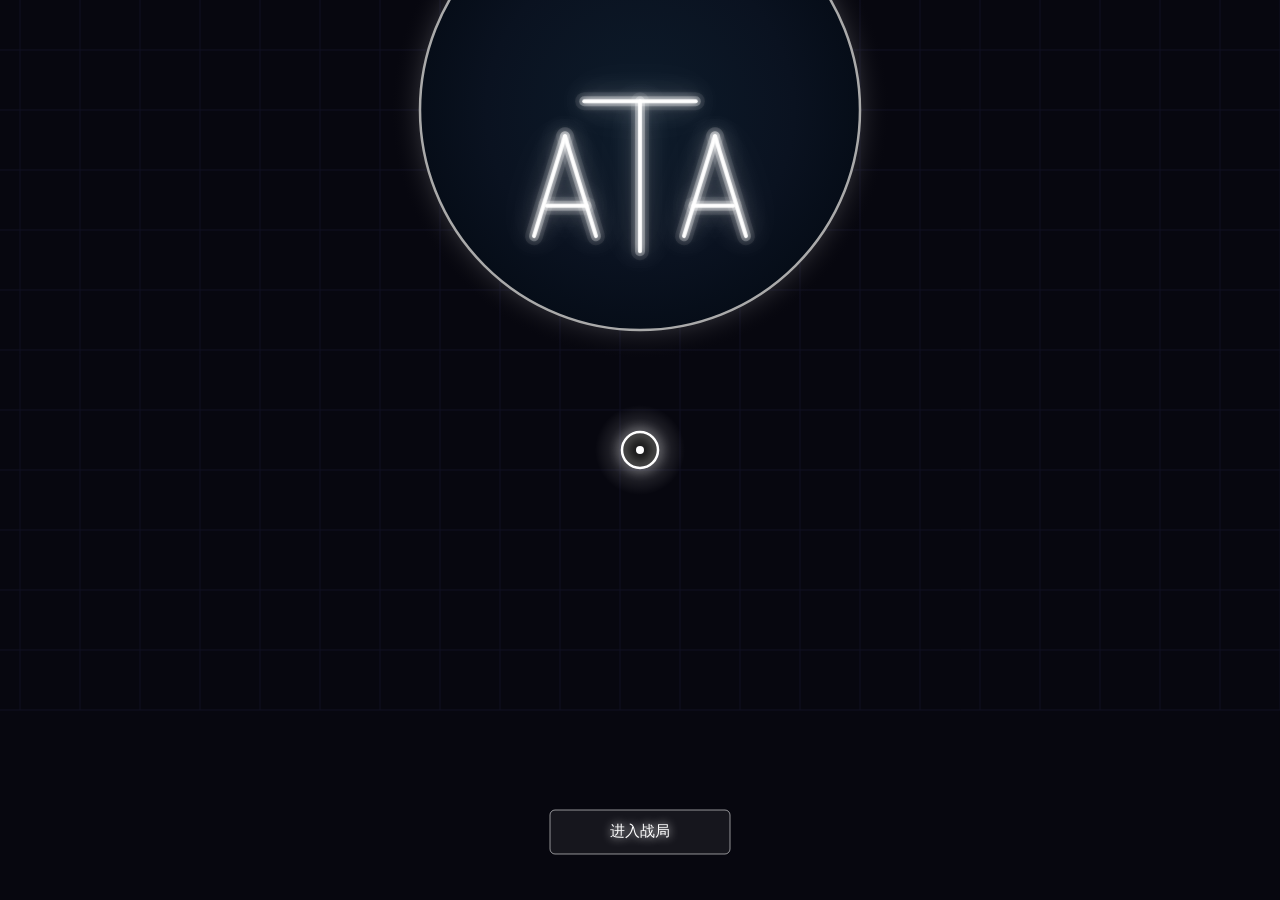
<file: dev_ata/index.html>
<!DOCTYPE html>
<html lang="zh">
<head>
  <meta charset="UTF-8" />
  <meta name="viewport" content="width=device-width, initial-scale=1.0" />
  <title>ATA</title>
  <style>
    * { margin: 0; padding: 0; box-sizing: border-box; }
    body { background: #07070f; overflow: hidden; }
    canvas { display: block; }
  </style>
</head>
<body>
  <canvas id="gameCanvas"></canvas>
  <script src="game.js"></script>
  <script src="lobby.js"></script>
  <script src="raid.js"></script>
</body>
</html>
</file>
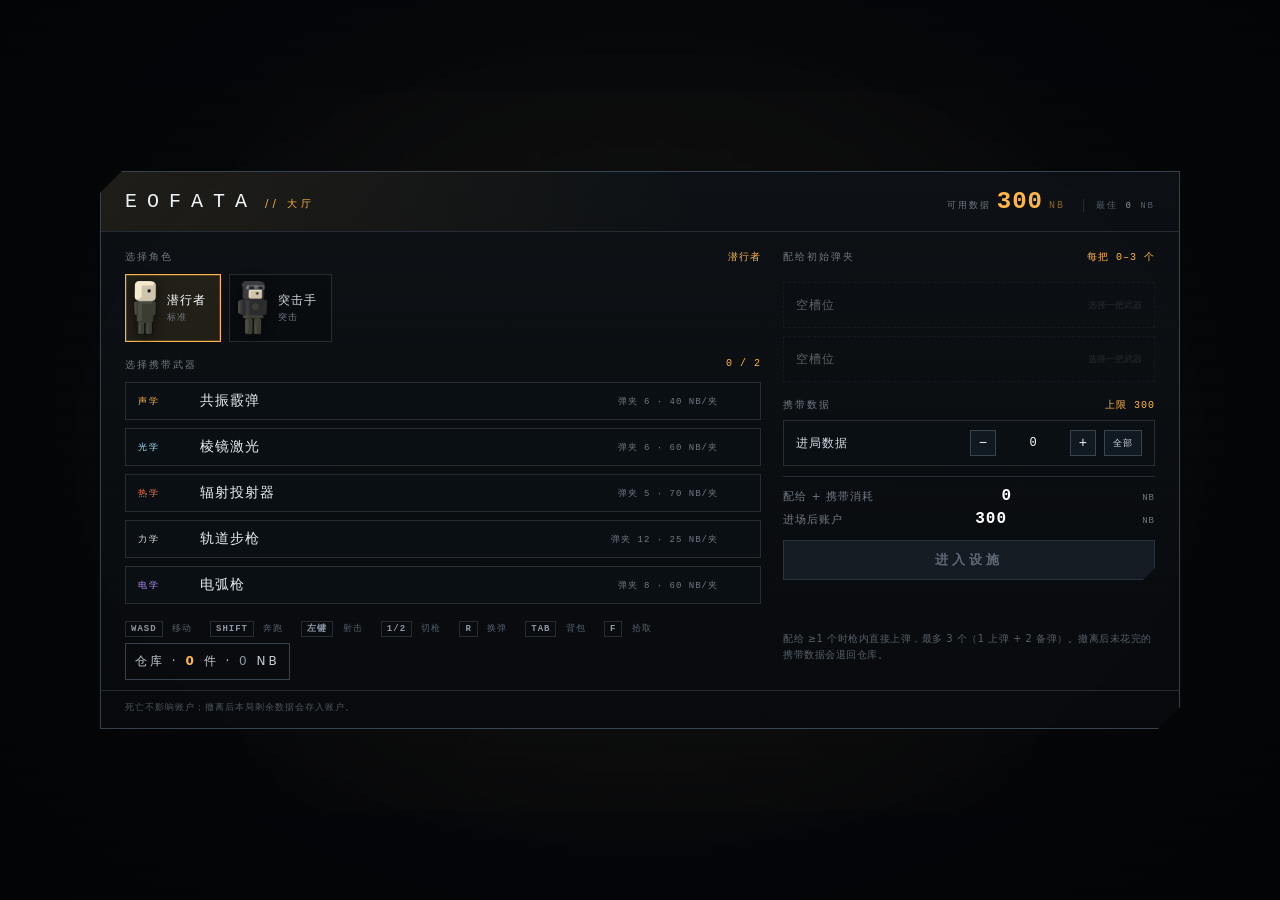
<file: dev_html/index.html>
<!DOCTYPE html>
<html lang="zh-CN">
<head>
<meta charset="utf-8" />
<meta name="viewport" content="width=device-width, initial-scale=1" />
<title>EOFATA — End of Future : ATA</title>
<link rel="icon" href="data:," />
<link rel="stylesheet" href="css/style.css" />
</head>
<body>
<div id="app">
  <div id="stage">
  <canvas id="game" width="1280" height="720"></canvas>

  <!-- ================= HUD ================= -->
  <div id="hud" class="hidden">
    <div class="hud-corner tl">
      <div class="vitals">
        <div class="vbar shield">
          <div class="fill" id="shieldFill"></div>
          <i class="trail" id="shieldTrail"></i>
          <div class="ticks"></div>
          <span class="vlabel">SHD</span>
          <span class="vnum" id="shieldNum">60</span>
        </div>
        <div class="vbar hp">
          <div class="fill" id="hpFill"></div>
          <i class="trail" id="hpTrail"></i>
          <div class="ticks"></div>
          <span class="vlabel">VIT</span>
          <span class="vnum" id="hpNum">100</span>
        </div>
        <div class="vbar stamina">
          <div class="fill" id="stamFill"></div>
          <i class="trail" id="stamTrail"></i>
          <div class="ticks"></div>
          <span class="vlabel">STA</span>
          <span class="vnum" id="stamNum">100</span>
        </div>
      </div>
      <div class="hud-tip">TAB 背包 · F 拾取 · R 换弹</div>
    </div>

    <div class="hud-corner tr">
      <div class="data-box">
        <span class="data-num" id="dataNum">100</span>
        <span class="data-unit">NB</span>
      </div>
      <canvas id="minimap" width="192" height="144"></canvas>
    </div>

    <div class="hud-corner br">
      <div class="weapon-panel">
        <img id="wIcon" class="w-icon" alt="">
        <div class="w-tag" id="wTag">力学</div>
        <div class="w-name" id="wName">轨道步枪</div>
        <div class="w-ammo"><span id="wMag">12</span><i>/</i><span id="wRes">1</span></div>
        <div class="w-sub">
          <span id="wResLabel">备弹 1 夹</span>
          <span id="wReloadHint">R 换弹</span>
        </div>
        <div class="reload-bar"><i id="reloadFill"></i></div>
      </div>
    </div>

    <div class="hud-corner bl">
      <div class="slots" id="slots"></div>
    </div>

    <div class="hud-bottom-center">
      <div class="extract-banner hidden" id="extractBanner">
        <div class="ex-label">// 撤离同步中</div>
        <div class="ex-bar"><i id="exFill"></i></div>
        <div class="ex-pct" id="exPct">0%</div>
      </div>
      <div class="prompt hidden" id="prompt"></div>
    </div>

    <div class="toast-wrap" id="toastWrap"></div>
    <div class="intro" id="intro">
      <div>WASD 移动 · 鼠标瞄准 · 左键射击</div>
      <div>按住 <b>SHIFT</b> 奔跑（消耗耐力）</div>
      <div>搜刮发光容器，<b>TAB</b> 打开背包分解成 <b>数据</b></div>
      <div>找到撤离台，站入范围坚持 6 秒</div>
    </div>
  </div>
  </div>

  <!-- ================= 背包 ================= -->
  <div id="inventory" class="overlay hidden">
    <div class="inv-panel">
      <div class="inv-head">
        <span class="inv-title">背包 / INVENTORY</span>
        <span class="inv-cap"><em id="invCount">0</em> / 24</span>
        <button class="x-btn" id="invClose">ESC</button>
      </div>
      <div class="inv-body">
        <div class="inv-grid" id="invGrid">
          <div class="inv-items" id="invItems"></div>
          <div class="inv-drop" id="invDrop"></div>
        </div>
        <div class="inv-side">
          <div class="inv-detail" id="invDetail">
            <div class="dt-empty">选择物品查看详情<br /><span>右键分解为数据</span></div>
          </div>
          <div class="side-sec">
            <div class="sec-title">弹药制造 <em>备弹上限 2 夹</em></div>
            <div class="craft-list" id="craftList"></div>
          </div>
          <div class="side-sec">
            <button class="action-btn" id="healBtn">
              <span>治疗 · 回复全部生命</span><em>50 NB · 3.0s</em>
            </button>
          </div>
          <div class="action-progress hidden" id="actionProg">
            <div class="ap-label" id="apLabel">分解中</div>
            <div class="ap-bar"><i id="apFill"></i></div>
          </div>
        </div>
      </div>
    </div>
  </div>

  <!-- ================= 大厅 / 配装 ================= -->
  <div id="lobby" class="screen">
    <div class="lobby-panel">
      <div class="lobby-head">
        <div class="lobby-brand">EOFATA<span>// 大厅</span></div>
        <div class="lobby-bank">
          <span>可用数据</span><b id="lobbyBank">300</b><em>NB</em>
          <span class="lobby-best">最佳 <i id="lobbyBest">0</i> NB</span>
        </div>
      </div>

      <div class="lobby-body">
        <div class="lobby-left">
          <div class="lobby-sub">选择角色<em id="lobbyCharName">潜行者</em></div>
          <div class="lobby-chars" id="lobbyChars"></div>
          <div class="lobby-sub lobby-sub-gap2">选择携带武器<em id="lobbyPick">0 / 2</em></div>
          <div class="lobby-weapons" id="lobbyWeapons"></div>
          <div class="lobby-keys">
            <span><b>WASD</b> 移动</span>
            <span><b>SHIFT</b> 奔跑</span>
            <span><b>左键</b> 射击</span>
            <span><b>1/2</b> 切枪</span>
            <span><b>R</b> 换弹</span>
            <span><b>TAB</b> 背包</span>
            <span><b>F</b> 拾取</span>
          </div>
          <button class="ghost-btn stash-open" id="lobbyStash">
            仓库 · <b id="lobbyStashCount">0</b> 件 · <i id="lobbyStashValue">0</i> NB
          </button>
        </div>

        <div class="lobby-right">
          <div class="lobby-sub">配给初始弹夹<em>每把 0–3 个</em></div>
          <div class="lobby-load" id="lobbyLoad"></div>
          <div class="lobby-sub lobby-sub-gap">携带数据<em id="lobbyCarryMax">上限 0</em></div>
          <div class="load-row carry-row">
            <span class="lr-name">进局数据</span>
            <button class="lr-btn" id="carryMinus">−</button>
            <span class="lr-num wide" id="lobbyCarry">0</span>
            <button class="lr-btn" id="carryPlus">+</button>
            <button class="lr-all" id="carryAll">全部</button>
          </div>
          <div class="lobby-calc">
            <div class="row"><span>配给 + 携带消耗</span><b id="lobbyCost">0</b><em>NB</em></div>
            <div class="row"><span>进场后账户</span><b id="lobbyRemain">300</b><em>NB</em></div>
          </div>
          <button id="lobbyStart" class="big-btn small dis">进入设施</button>
          <div class="lobby-warn" id="lobbyWarn"></div>
          <div class="lobby-msg" id="lobbyMsg"></div>
          <div class="lobby-tip">配给 ≥1 个时枪内直接上弹，最多 3 个（1 上弹 + 2 备弹）。撤离后未花完的携带数据会退回仓库。</div>
        </div>
      </div>

      <div class="lobby-foot">死亡不影响账户；撤离后本局剩余数据会存入账户。</div>
    </div>
  </div>

  <!-- ================= 暂停 ================= -->
  <div id="pause" class="screen hidden">
    <div class="mini-panel">
      <div class="mini-title">已暂停 / PAUSED</div>
      <button class="big-btn small" id="resumeBtn">继续</button>
      <button class="ghost-btn" id="muteBtn">音效：开</button>
      <button class="ghost-btn" id="restartBtn2">放弃行动 · 返回大厅</button>
      <div class="mini-foot">ESC 返回</div>
    </div>
  </div>

  <!-- ================= 结算 ================= -->
  <div id="results" class="screen hidden">
    <div class="mini-panel result-panel">
      <div class="res-tag" id="resTag">// SIGNAL LOST</div>
      <div class="res-title" id="resTitle">信号中断</div>
      <div class="res-grid">
        <div><span>击杀</span><b id="resKills">0</b></div>
        <div><span>拾取</span><b id="resLoot">0</b></div>
        <div><span>数据</span><b id="resData">0 NB</b></div>
        <div><span>用时</span><b id="resTime">00:00</b></div>
      </div>
      <div class="res-note" id="resNote"></div>
      <div class="res-best" id="resBest"></div>
      <button class="big-btn" id="againBtn">返回大厅</button>
      <div class="mini-foot">R / ESC 返回大厅</div>
    </div>
  </div>

  <!-- ================= 仓库 ================= -->
  <div id="stash" class="screen hidden">
    <div class="stash-panel">
      <div class="stash-head">
        <div class="stash-title">仓库<span>// STASH</span></div>
        <div class="stash-meta">
          <span>数据 <b id="stashBank">0</b> NB</span>
          <span>物资 <b id="stashCount">0</b> 件 · <b id="stashValue">0</b> NB</span>
        </div>
        <button class="ghost-btn" id="stashClose">关闭 ESC</button>
      </div>
      <div class="stash-body">
        <div class="stash-grid" id="stashGrid">
          <div class="stash-items" id="stashItems"></div>
        </div>
        <div class="stash-side">
          <div class="lobby-sub">物品详情</div>
          <div class="stash-detail" id="stashDetail"></div>
          <button class="big-btn small" id="stashAll">全部拆解</button>
          <div class="stash-msg" id="stashMsg"></div>
          <div class="stash-tip">右键单件 → 立即分解（不消耗时间）<br>左键查看详情</div>
        </div>
      </div>
    </div>
  </div>

  <div class="scanlines"></div>
  <div class="vignette" id="vignette"></div>
</div>

<script src="js/config.js"></script>
<script src="js/utils.js"></script>
<script src="js/audio.js"></script>
<script src="js/input.js"></script>
<script src="js/tiles.js"></script>
<script src="js/map.js"></script>
<script src="js/weapons.js"></script>
<script src="js/inventory.js"></script>
<script src="js/hud.js"></script>
<script src="js/lobby.js"></script>
<script src="js/stash.js"></script>
<script src="js/sprites.js"></script>
<script src="js/player_art.js"></script>
<script src="js/enemy_art.js"></script>
<script src="js/game.js"></script>
</body>
</html>
</file>
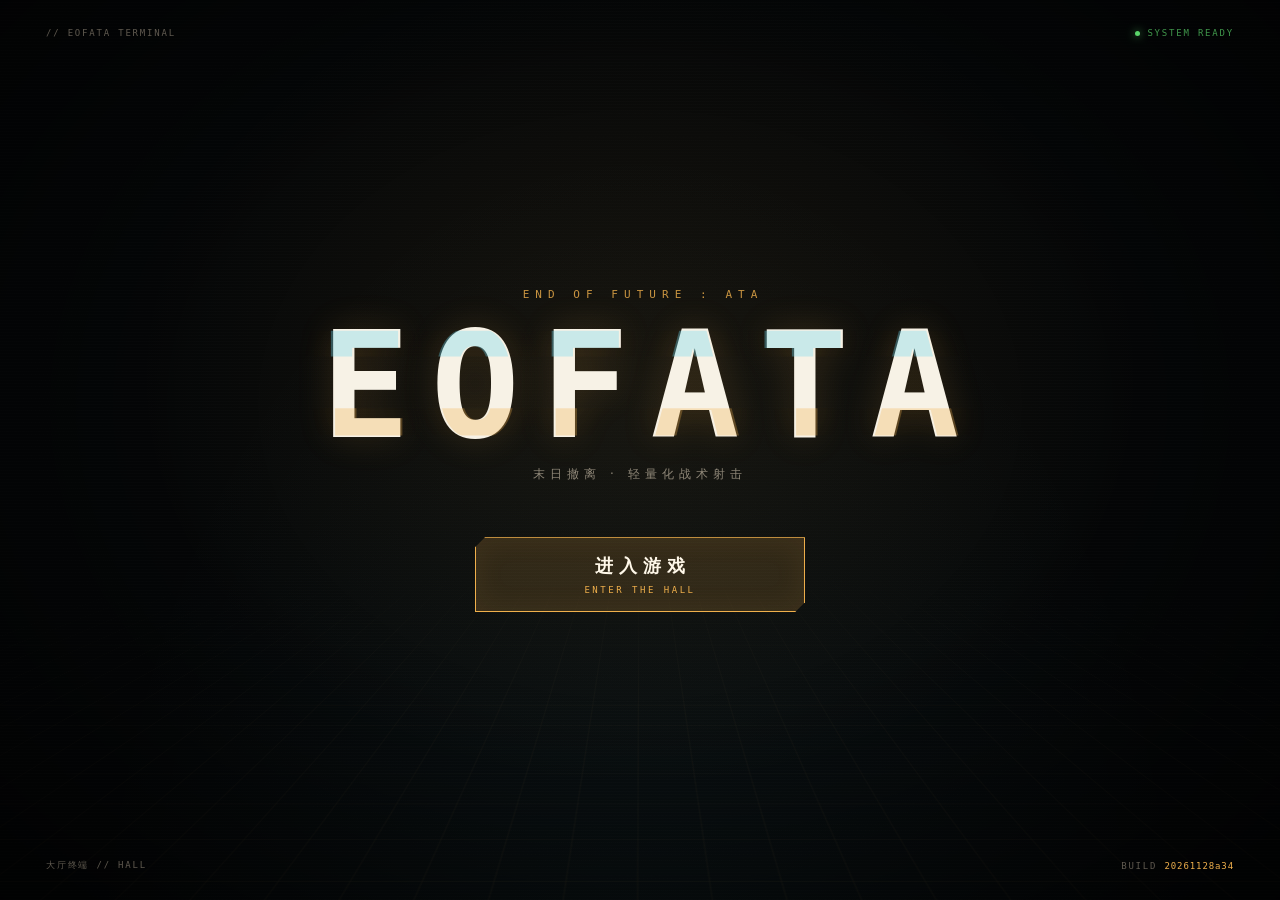
<file: dev_web3d/index.html>
<!DOCTYPE html>
<html lang="zh-CN">
<head>
<meta charset="utf-8" />
<meta name="viewport" content="width=device-width, initial-scale=1, maximum-scale=1, user-scalable=no, viewport-fit=cover" />
<meta name="theme-color" content="#14171a" />
<meta name="mobile-web-app-capable" content="yes" />
<meta name="apple-mobile-web-app-capable" content="yes" />
<meta name="apple-mobile-web-app-status-bar-style" content="black-translucent" />
<meta name="apple-mobile-web-app-title" content="EOFATA" />
<link rel="manifest" href="manifest.json" />
<link rel="apple-touch-icon" href="icon-192.png" />
<title>EOFATA 3D — End of Future : ATA</title>
<link rel="icon" href="data:," />
<script>
  /* 触屏设备自动启用手机控件；?touch=1 强制预览，?touch=0 强制关闭 */
  (function () {
    var q = new URLSearchParams(location.search);
    var mode = q.get('touch');
    var coarse = window.matchMedia && window.matchMedia('(pointer: coarse)').matches;
    var small = Math.min(window.innerWidth, window.innerHeight) < 820;
    var touch = mode === '1' || (mode !== '0' &&
      (coarse || ('ontouchstart' in window && small) || (navigator.maxTouchPoints > 0 && small)));
    window.__touchMode = !!touch;
    if (touch) document.documentElement.classList.add('touch-ui');
    var standalone = (window.matchMedia &&
      (window.matchMedia('(display-mode: standalone)').matches ||
       window.matchMedia('(display-mode: fullscreen)').matches)) ||
      window.navigator.standalone === true;
    if (standalone) document.documentElement.classList.add('standalone');
  })();
</script>
<link rel="stylesheet" href="css/app.css?v=20261128a34" />
</head>
<body>
<div id="app">
  <canvas id="gl"></canvas>
  <div id="hitmark"></div>
  <div id="gameCursor" class="hidden" aria-hidden="true">
    <svg viewBox="0 0 20 26"><path d="M2 2 L2 21 L7.4 16.2 L11 24 L15 22.1 L11.4 14.5 L18 14.5 Z"></path></svg>
  </div>
  <div id="dmgFlash"></div>

  <div id="hud" class="hidden">
    <div class="dmg-layer" id="dmgLayer"></div>
    <div class="edge-layer" id="edgeLayer"></div>
    <div class="speech-layer hidden" id="speechLayer"></div>
    <div class="hud-tl">
      <div class="vbar shd"><i id="shdFill"></i><span class="lab">SHD</span><span class="num" id="shdNum">60</span></div>
      <div class="vbar hp"><i id="hpFill"></i><span class="lab">VIT</span><span class="num" id="hpNum">100</span></div>
      <div class="vbar sta"><i id="staFill"></i></div>
    </div>

    <div class="minimap" id="minimapWrap">
      <canvas id="minimap"></canvas>
    </div>

    <div class="hud-tr">
      <div class="data-box"><span>数据</span><b id="dataNum">0</b><em>NB</em></div>
      <div class="stat"><span>KILL</span><b id="kills">0</b></div>
      <div class="stat"><span>LOOT</span><b id="loot">0</b></div>
      <div class="stat"><span>TIME</span><b id="timer">00:00</b></div>
      <div class="cam" id="camInfo">70° · 60fps</div>
    </div>

    <div class="hud-tc">
      <div class="objective" id="objective"><i></i><span id="objText">撤离点</span></div>
    </div>

    <div class="hud-br">
      <div class="wtag" id="wTag">声学</div>
      <div class="wname" id="wName">共振霰弹</div>
      <div class="wammo"><b id="wMag">6</b><i>/</i><span id="wRes">2</span></div>
      <div class="reload hidden" id="reloadWrap"><i id="reloadFill"></i></div>
    </div>

    <div class="hud-bl">
      <div class="slot-list" id="slots"></div>
      <div class="gadget-list" id="gadgets"></div>
    </div>

    <div class="ex-wrap" id="extractWrap">
      <div class="ex-label">// 撤离同步中</div>
      <div class="ex-bar"><i id="exFill"></i></div>
    </div>

    <div class="ex-wrap respawn-wrap" id="respawnWrap">
      <div class="ex-label">// 刷新敌人</div>
      <div class="ex-bar"><i id="respawnFill"></i></div>
    </div>

    <div class="hud-bc">
      <div class="prompt hidden" id="prompt"></div>
    </div>

    <div class="dbg" id="dbg">dbg</div>

    <!-- ================= 触屏双摇杆 ================= -->
    <div id="touchControls" class="touch-controls">
      <div class="stick-pad stick-move" id="stickMove" role="group" aria-label="移动摇杆">
        <div class="stick-base"><i class="stick-inner"></i></div>
      </div>
      <div class="stick-pad stick-aim" id="stickAim" role="group" aria-label="射击摇杆">
        <div class="stick-base"><i class="stick-inner"></i></div>
      </div>
      <div class="touch-actions">
        <button type="button" class="touch-btn" data-touch-act="reload">换弹</button>
        <button type="button" class="touch-btn" data-touch-act="loot">拾取</button>
        <button type="button" class="touch-btn" data-touch-act="inventory">背包</button>
        <button type="button" class="touch-btn" data-touch-act="pause">暂停</button>
      </div>
    </div>

    <div class="hint">
      <b>WASD</b> 移动 · <b>SHIFT</b> 奔跑 · <b>左键</b> 射击 · <b>R</b> 换弹 · <b>1/2</b> 换枪
      · <b>Q/E</b> 长按道具瞄准 · <b>L</b> 锁定鼠标 · <b>F</b> 搜索/拾取 · <b>TAB</b> 背包 · <b>P</b> 暂停
    </div>
  </div>

  <!-- ================= 大厅 / 机库 ================= -->
  <div id="lobby" class="hidden">
    <div class="lobby-top">
      <div class="lobby-brand">EOFATA<span>// 大厅终端</span></div>
      <div class="lobby-tabs" id="lobbyTabs"></div>
      <div class="lobby-money">
        <span>数据</span><b id="lobbyBank">10000</b><em>NB</em>
        <span class="lobby-best">最佳 <i id="lobbyBest">0</i></span>
      </div>
      <button type="button" class="fs-btn" data-fullscreen>全屏</button>
    </div>

    <div class="device-bar hidden" id="deviceBar">
      <div class="device-name">
        <span id="deviceKicker">// TERMINAL</span>
        <b id="deviceTitle">军械库</b>
      </div>
      <div class="device-money"><span>数据</span><b id="deviceBank">0</b><em>NB</em></div>
      <div class="device-subtabs" id="deviceSubtabs"></div>
      <button type="button" class="device-close" id="deviceClose">ESC 返回大厅</button>
    </div>

    <div class="device-label hidden" id="deviceLabel" aria-hidden="true">
      <span id="deviceLabelKicker">// ARMORY</span>
      <b id="deviceLabelName">军械库</b>
    </div>

    <div class="lobby-main">
      <div class="lobby-left">
        <div class="panel-sec">
          <div class="sec-head">选择角色 <em id="lobbyCharName">潜行者</em></div>
          <div class="char-list" id="lobbyChars"></div>
        </div>

        <div class="panel-sec" id="lobbyGadgetSec">
          <div class="sec-head">战术道具 <em>Q / E · 点击槽位更换</em></div>
          <div class="gadget-line" id="lobbyGadgets"></div>
        </div>

        <div class="panel-sec tele-manifest" id="teleManifest">
          <div class="sec-head">出击清单 <em id="teleManifestState">待命</em></div>
          <div class="tm-list">
            <div class="tm-row"><span>角色</span><b id="tmChar">潜行者</b></div>
            <div class="tm-row"><span>主武器</span><b id="tmWeapon1">未配置</b></div>
            <div class="tm-row"><span>副武器</span><b id="tmWeapon2">未配置</b></div>
            <div class="tm-row"><span>战术道具</span><b id="tmGadgets">未配置</b></div>
            <div class="tm-row"><span>弹夹配给</span><b id="tmAmmo">0 匣</b></div>
            <div class="tm-row"><span>战局地图</span><b id="tmMap">随机设施</b></div>
            <div class="tm-row"><span>预计消耗</span><b id="tmCost">0 NB</b></div>
          </div>
          <div class="tm-foot" id="tmFoot">确认配置后即可传送到设施入口</div>
        </div>
      </div>

      <div class="lobby-center">
        <div class="launch-zone">
          <div class="lobby-warn" id="lobbyWarn"></div>
          <button id="lobbyStart" class="launch-btn dis">出击</button>
          <div class="launch-hint"><b>ENTER</b> 进入设施 · 撤离才带走战利品</div>
        </div>
      </div>

      <div class="lobby-right">
        <div class="panel-sec">
          <div class="sec-head">当前配装 <em id="lobbyPick">0 / 2</em></div>
          <div class="lobby-load-summary" id="lobbySummary"></div>
          <button class="btn" id="gotoStash">前往仓库配装</button>
        </div>

        <div class="calc">
          <div class="calc-row"><span>弹夹配给</span><b id="lobbyCost">0</b><em>NB</em></div>
          <div class="calc-row"><span>携带数据</span><b id="lobbyCarryCost">0</b><em>NB</em></div>
          <div class="calc-row total"><span>进场后账户</span><b id="lobbyRemain">10000</b><em>NB</em></div>
        </div>

        <div class="stash-line">仓库 <b id="lobbyStashCount">0</b> 件 · <i id="lobbyStashValue">0</i> NB</div>

        <div class="panel-sec map-sec">
          <div class="sec-head">战局地图 <em id="lobbyMapCount">0 张自定义</em></div>
          <div class="map-row">
            <select id="lobbyMapPick" title="选择出击地图"></select>
            <button type="button" class="btn-mini" id="openMapEditor">编辑器</button>
          </div>
          <div class="map-hint" id="lobbyMapHint">程序化随机设施 · 每局重新生成</div>
        </div>

        <div class="panel-sec tele-brief" id="teleBrief">
          <div class="sec-head">行动简报 <em id="teleBriefType">随机设施</em></div>
          <div class="tele-brief-map" id="teleBriefMap"></div>
          <div class="tele-brief-facts" id="teleBriefFacts"></div>
        </div>

        <div class="lobby-msg" id="lobbyMainMsg"></div>
        <button class="btn test-entry" id="testMapBtn">进入测试场 · 训练配装</button>
        <div class="test-hint">初始空手 / 配装台选武器与道具 / 1 秒刷新敌人</div>
      </div>

      <!-- ---------- 军械库 ---------- -->
      <div class="tab-pane" id="paneArmory">
        <div class="pane-head">
          <div class="pane-title">军械库<span>// ARMORY</span></div>
          <div class="pane-meta">
            <span>数据 <b id="armoryBank">0</b> NB</span>
            <span>仓库武器 <b id="armoryWeaponCount">0</b></span>
            <span>仓库芯片 <b id="armoryChipCount">0</b></span>
          </div>
        </div>
        <div class="armory-body">
          <div class="armory-col">
            <div class="sec-head">配装槽 <em>点击卸下 / 装备</em></div>
            <div class="armory-slots" id="armorySlots"></div>
            <div class="sec-head">仓库武器 <em>3×1 · 点击装备到配装槽</em></div>
            <div class="armory-list" id="armoryWeapons"></div>
          </div>
          <div class="armory-col">
            <div class="sec-head">已装芯片 <em>每把最多 3 个</em></div>
            <div class="armory-installed" id="armoryInstalled"></div>
            <div class="sec-head">仓库芯片 <em>点击装入武器</em></div>
            <div class="armory-list" id="armoryChips"></div>
          </div>
          <div class="armory-col">
            <div class="sec-head">战术道具 <em>Q / E 两个槽位</em></div>
            <div class="armory-gadgets" id="armoryGadgets"></div>
            <div class="armory-note">
              武器与芯片从仓库装备；卸下会放回仓库。战术道具不占仓库格，每局最多携带两个。
            </div>
          </div>
        </div>
        <div class="pane-msg" id="armoryMsg"></div>
      </div>

      <!-- ---------- 仓库 ---------- -->
      <div class="tab-pane" id="paneStash">
        <div class="pane-head">
          <div class="pane-title">仓库<span>// STASH</span></div>
          <div class="pane-meta">
            <span>数据 <b id="stashBank">0</b> NB</span>
            <span>物资 <b id="stashCount">0</b> 件 · <b id="stashValue">0</b> NB</span>
            <span>占格 <b id="stashCells">0 / 96</b></span>
          </div>
        </div>
        <div class="stash-body">
          <div class="stash-left">
            <div class="stash-loadout panel-sec">
              <div class="sec-head">配装槽 <em>每把 0–3 个弹夹</em></div>
              <div class="load-list" id="lobbyLoad"></div>
              <div class="carry-row stash-carry">
                <span class="stash-carry-label">携带数据 <em id="lobbyCarryMax">上限 0 NB</em></span>
                <button class="lr-btn" id="carryMinus">−</button>
                <span class="carry-num" id="lobbyCarry">0</span>
                <button class="lr-btn" id="carryPlus">+</button>
                <button class="lr-all" id="carryAll">全部</button>
              </div>
              <div class="lobby-msg" id="lobbyMsg"></div>
            </div>
            <div class="stash-grid" id="stashGrid">
              <div class="stash-items" id="stashItems"></div>
            </div>
            <div class="stash-list-mobile" id="stashListMobile"></div>
          </div>
          <div class="stash-side">
            <div class="detail-box" id="stashDetail">
              <div class="dt-empty">仓库物资会跨局保存<br><span>右键单件立即分解</span></div>
            </div>
            <div class="sec-head">元素库存 <em>分解 / 撤离回收</em></div>
            <div class="element-strip" id="stashElements"></div>
            <div class="sec-head">品质分布 <em>件 / 价值</em></div>
            <div class="stash-break" id="stashBreak"></div>
            <div class="side-actions">
              <button class="btn" id="stashSort">整理仓库</button>
              <button class="btn danger" id="stashAll">全部拆解</button>
            </div>
            <div class="pane-msg" id="stashMsg"></div>
            <div class="pane-tip">右键单件 → 立即分解（不消耗时间）<br>左键查看详情 · 撤离成功才会入库</div>
          </div>
        </div>
      </div>

      <!-- ---------- 制造 ---------- -->
      <div class="tab-pane" id="paneCraft">
        <div class="pane-head">
          <div class="pane-title">制造台<span>// FABRICATOR</span></div>
          <div class="pane-meta">
            <span>数据 <b id="craftBank">0</b> NB</span>
            <span>仓库芯片 <b id="craftOwned">0</b> 块</span>
          </div>
        </div>
        <div class="element-bar">
          <span class="eb-label">元素库存</span>
          <div class="element-strip" id="craftElements"></div>
        </div>
        <div class="shop-body">
          <div class="shop-col">
            <div class="sec-head">武器制造 <em>成品进入仓库</em></div>
            <div class="shop-list" id="craftWeapons"></div>
            <div class="pane-tip">武器为 3×1 收集物，制造后可在仓库装备；阵亡会丢失已装备武器。</div>
          </div>
          <div class="shop-col">
            <div class="sec-head">通用芯片 <em>任意武器可用</em></div>
            <div class="shop-list" id="craftGeneric"></div>
            <div class="pane-tip">制造消耗账户数据，成品直接进入仓库。<br>芯片固定 1×1，分解可获得其数据价值。</div>
          </div>
          <div class="shop-col">
            <div class="sec-head">系列专属芯片 <em>仅限对应系别武器</em></div>
            <div class="shop-list" id="craftSeries"></div>
            <div class="pane-tip">系列芯片提供独特加成；制造价格与数据价值都高于通用芯片。</div>
          </div>
        </div>
        <div class="pane-msg" id="craftMsg"></div>
      </div>

      <!-- ---------- 补给站 ---------- -->
      <div class="tab-pane" id="paneShop">
        <div class="pane-head">
          <div class="pane-title">躯体打印机<span>// BODY PRINTER</span></div>
          <div class="pane-meta"><span>数据 <b id="shopBank">0</b> NB</span></div>
        </div>
        <div class="shop-body">
          <div class="shop-col">
            <div class="sec-head">战术道具 <em>默认全部解锁</em></div>
            <div class="shop-list" id="shopSupplies"></div>
            <div class="pane-tip">在军械库选择携带哪两种；局内无法更换。</div>
            <div class="shop-note">
              <div class="sec-head">使用方式</div>
              <div class="rule-list">
                <div><b>Q / E</b>长按瞄准，松手使用</div>
                <div><b>数据消耗</b>使用瞬间扣除本局数据</div>
                <div><b>冷却</b>使用成功后进入该道具冷却</div>
              </div>
            </div>
          </div>
          <div class="shop-col">
            <div class="sec-head">永久强化 <em>全部角色生效</em></div>
            <div class="shop-list" id="shopAugments"></div>
            <div class="pane-tip">强化永久保留，每级效果叠加。</div>
          </div>
        </div>
        <div class="pane-msg" id="shopMsg"></div>
      </div>

      <!-- ---------- 合约 ---------- -->
      <div class="tab-pane" id="paneContracts">
        <div class="pane-head">
          <div class="pane-title">合约<span>// CONTRACTS</span></div>
          <div class="pane-meta"><span>数据 <b id="contractBank">0</b> NB</span></div>
        </div>
        <div class="contract-body">
          <div class="contract-list" id="contractList"></div>
          <div class="contract-side">
            <div class="panel-sec">
              <div class="sec-head">合约规则</div>
              <div class="rule-list">
                <div><b>单局类</b>取历史最好的一次成绩</div>
                <div><b>累计类</b>跨局持续累加</div>
                <div><b>领取</b>奖励直接进入数据账户</div>
              </div>
            </div>
            <div class="panel-sec">
              <div class="sec-head">本轮进度 <em id="contractEpoch">ROUND 1</em></div>
              <div class="cts-row"><span>已领取</span><b id="contractClaimed">0 / 3</b></div>
              <div class="cts-row"><span>累计奖励</span><b id="contractReward">0 NB</b></div>
              <div class="cts-bar"><i id="contractFill"></i></div>
            </div>
            <button class="btn" id="contractReroll">完成并领取全部合约后可刷新</button>
            <div class="pane-tip">完成合约后回到大厅，在本页领取数据奖励。</div>
          </div>
        </div>
      </div>

      <!-- ---------- 档案 ---------- -->
      <div class="tab-pane" id="paneArchive">
        <div class="pane-head">
          <div class="pane-title">档案<span>// ARCHIVE</span></div>
          <div class="pane-meta"><span>出击记录与永久成长</span></div>
        </div>
        <div class="archive-body">
          <div class="archive-left">
            <div class="arc-grid">
              <div class="arc-stat"><span>出击</span><b id="arcRuns">0</b></div>
              <div class="arc-stat"><span>撤离</span><b id="arcExtracts">0</b></div>
              <div class="arc-stat"><span>失联</span><b id="arcDeaths">0</b></div>
              <div class="arc-stat"><span>撤离率</span><b id="arcRate">0%</b></div>
              <div class="arc-stat"><span>击杀</span><b id="arcKills">0</b></div>
              <div class="arc-stat"><span>拾取</span><b id="arcLooted">0</b></div>
              <div class="arc-stat"><span>分解</span><b id="arcDismantled">0</b></div>
              <div class="arc-stat"><span>最佳带出</span><b id="arcBestHaul">0</b></div>
              <div class="arc-stat"><span>单局最多击杀</span><b id="arcBestKills">0</b></div>
              <div class="arc-stat"><span>总时长</span><b id="arcTime">00:00</b></div>
            </div>
            <div class="sec-head">永久强化</div>
            <div class="arc-augs" id="arcAugs"></div>
            <div class="sec-head">出击记录</div>
            <div class="hist-head"><span>结果</span><span>击杀</span><span>物资</span><span>数据</span><span>带出</span><span>用时</span></div>
            <div class="hist" id="arcHistory"></div>
          </div>
          <div class="archive-right">
            <div class="panel-sec">
              <div class="sec-head">当前配装</div>
              <div class="arc-loadout" id="arcLoadout"></div>
            </div>
            <div class="panel-sec">
              <div class="sec-head">战术道具 / 仓库</div>
              <div class="arc-kit" id="arcKit"></div>
              <div class="arc-cap-label" id="arcStashLabel">仓库 0 / 96</div>
              <div class="arc-cap"><i id="arcStashFill"></i></div>
            </div>
            <div class="panel-sec">
              <div class="sec-head">默认镜头俯角</div>
              <div class="chip-row" id="arcCam"></div>
              <div class="sec-head" style="margin-top:10px">存档</div>
              <button class="btn danger" id="archiveWipe">清空存档</button>
            </div>
            <div class="pane-tip">清空后账户、仓库、强化、合约全部回到新档状态。</div>
          </div>
        </div>
      </div>
    </div>

    <div class="lobby-foot" id="lobbyFootHint">
      <b>ENTER</b> 出击 · 在仓库内配置武器与芯片 · 可空手入局 · 撤离成功：数据入账、物资入库 · 阵亡：装备武器与本局物资丢失
    </div>
  </div>

  <!-- ================= 局内背包 ================= -->
  <div id="inventory" class="overlay hidden">
    <div class="inv-panel">
      <div class="inv-head">
        <span class="inv-title">背包 / INVENTORY</span>
        <span class="inv-cap"><em id="invCount">0</em> / <span id="invCap">24</span> 格</span>
        <span class="inv-data">数据 <b id="invData">0</b> NB</span>
        <button class="x-btn" id="invClose">TAB / ESC</button>
      </div>
      <div class="inv-body">
        <div class="inv-grid-wrap">
          <div class="inv-grid" id="invGrid">
            <div class="inv-items" id="invItems"></div>
            <div class="inv-drop" id="invDrop"></div>
          </div>
          <div class="inv-keys">左键拖动 · <b>R</b> 旋转 · 右键分解 · 拖出面板丢出 · 移动会中断操作</div>
          <div class="inv-weapons" id="invWeapons"></div>
        </div>
        <div class="inv-side">
          <div class="chest-panel hidden" id="chestPanel">
            <div class="chest-head">
              <span class="chest-title">物资箱 / CONTAINER</span>
              <span class="chest-cap"><em id="chestCount">0</em> / <span id="chestCap">16</span> 格</span>
            </div>
            <div class="chest-status-row">
              <span id="chestStatus">搜索中 0 / 0</span>
              <span class="chest-status-hint">从上到下 · 从左到右</span>
            </div>
            <div class="corpse-weapon-wrap hidden" id="corpseWeaponWrap">
              <div class="corpse-weapon-head">武器</div>
              <div class="inv-weapons corpse-weapons" id="chestWeapons"></div>
            </div>
            <div class="inv-grid chest-grid" id="chestGrid">
              <div class="inv-items" id="chestItems"></div>
            </div>
            <div class="chest-hint">拖拽或点击箱子物品 → 背包 · 拖拽背包物品 → 箱子 · 右键分解</div>
          </div>
          <div class="detail-box" id="invDetail">
            <div class="dt-empty">左键拖动 · R 旋转 · 右键分解<br><span>物品尺寸固定，可自由摆放</span></div>
          </div>
          <div class="side-sec">
            <div class="sec-head">弹药压装 <em>备弹上限 2 夹</em></div>
            <div class="craft-list" id="craftList"></div>
          </div>
          <div class="action-progress hidden" id="actionProg">
            <div class="ap-label" id="apLabel">分解中</div>
            <div class="ap-bar"><i id="apFill"></i></div>
          </div>
          <button class="action-btn dis" id="healBtn"></button>
        </div>
      </div>
    </div>
  </div>

  <!-- ================= 暂停 ================= -->
  <div id="pause" class="screen hidden">
    <div class="mini-panel">
      <div class="mini-tag">// MISSION PAUSED</div>
      <div class="mini-title">行动暂停</div>
      <button class="btn primary" id="resumeBtn">继续行动</button>
      <button class="btn touch-only fs-only" data-fullscreen>全屏切换</button>
      <button class="btn" id="abandonBtn">放弃行动 · 返回大厅</button>
      <div class="mini-foot">P / ESC 继续</div>
    </div>
  </div>

  <!-- ================= 训练场配装台 ================= -->
  <div id="trainingLoadout" class="screen hidden">
    <div class="training-panel">
      <div class="mini-tag">// TRAINING LOADOUT</div>
      <div class="mini-title">训练配装</div>
      <div class="training-cols">
        <div class="training-col">
          <div class="sec-head">武器 <em>最多两把</em></div>
          <div class="train-list" id="trainWeapons"></div>
        </div>
        <div class="training-col">
          <div class="sec-head">战术道具 <em>最多两个 · 无冷却</em></div>
          <div class="train-list" id="trainGadgets"></div>
        </div>
      </div>
      <div class="training-note">训练场数据无限 · 武器自动配满弹夹与 9 个备弹</div>
      <button type="button" class="btn primary" id="trainClose">完成 · F / TAB / ESC</button>
    </div>
  </div>

  <!-- ================= 结算 ================= -->
  <div id="endScreen" class="hidden">
    <div class="end-panel">
      <div class="end-tag" id="endTag">// EXTRACTION</div>
      <div class="end-title" id="endTitle">撤离成功</div>
      <div class="end-grid" id="endBody"></div>
      <div class="end-note" id="endNote"></div>
      <div class="end-contract" id="endContracts"></div>
      <button id="againBtn">返回大厅</button>
    </div>
  </div>

  <!-- 全屏 / 添加到主屏幕说明 -->
  <div id="fsHelp" class="hint-modal hidden">
    <div class="hint-card">
      <div class="mini-tag">// FULLSCREEN</div>
      <div class="mini-title">全屏运行</div>
      <div class="hint-copy" id="fsHelpText"></div>
      <button type="button" class="btn primary" id="fsHelpClose">知道了</button>
    </div>
  </div>

  <!-- ================= 开始菜单 ================= -->
  <div id="startMenu" class="start-menu hidden" role="dialog" aria-modal="true" aria-labelledby="startTitle">
    <div class="start-grid" aria-hidden="true"></div>
    <div class="start-scan" aria-hidden="true"></div>

    <div class="start-top">
      <span>// EOFATA TERMINAL</span>
      <span class="start-state"><i></i> SYSTEM READY</span>
    </div>

    <div class="start-core">
      <div class="start-kicker">END OF FUTURE : ATA</div>
      <h1 class="start-logo" id="startTitle" data-text="EOFATA">EOFATA</h1>
      <div class="start-sub">末日撤离 · 轻量化战术射击</div>
      <button type="button" id="startGameBtn" class="start-btn" data-start-choice="hall">
        <span class="start-btn-label">进入游戏</span>
        <em>ENTER THE HALL</em>
      </button>
    </div>

    <div class="start-foot">
      <span>大厅终端 // HALL</span>
      <span class="start-build">BUILD <b id="startBuild">—</b></span>
    </div>
  </div>

  <!-- ================= 实体大厅 ================= -->
  <div id="hallUI" class="hall-ui hidden">
    <div class="hall-top">
      <span class="hall-title">EOFATA <em>// 大厅</em></span>
      <div class="hall-right">
        <span class="hall-hint"><b>WASD</b> 移动 · <b>F</b> 互动 · <b>L</b> 锁定鼠标 · <b>ESC</b> 设置</span>
        <button type="button" class="hall-exit" id="hallExit">返回开始菜单</button>
      </div>
    </div>
    <div class="hall-prompt hidden" id="hallPrompt"></div>
    <div class="hall-toast" id="hallToast"></div>
    <div class="ata-dialogue" id="ataDialogue" role="status" aria-live="polite">
      <div class="ata-dialogue-box">
        <div class="ata-dialogue-head">
          <span class="ata-dialogue-mark" aria-hidden="true">A</span>
          <span class="ata-dialogue-speaker">ATA</span>
          <span class="ata-dialogue-tag" id="ataDialogueTag">// 大厅</span>
        </div>
        <div class="ata-dialogue-text" id="ataDialogueText"></div>
      </div>
      <i class="ata-dialogue-tail" aria-hidden="true"></i>
    </div>
  </div>

  <!-- ================= 大厅设置 ================= -->
  <div id="hallPause" class="screen hidden">
    <div class="mini-panel hall-pause-panel">
      <div class="mini-tag">// HALL SETTINGS</div>
      <div class="mini-title">大厅设置</div>
      <div class="hall-set-row">
        <span>默认镜头俯角</span>
        <div class="chip-row" id="hallPausePitch"></div>
      </div>
      <button type="button" class="btn" id="hallFullscreenBtn">切换全屏</button>
      <button type="button" class="btn primary" id="hallResumeBtn">继续游戏</button>
      <button type="button" class="btn" id="hallStartMenuBtn">返回开始菜单</button>
      <div class="mini-foot">ESC 继续</div>
    </div>
  </div>

  <div class="toast" id="toast"></div>
  <div class="flash" id="flash"></div>

  <!-- 竖屏遮罩：手机端只支持横屏 -->
  <div id="rotateHint" class="rotate-hint">
    <div class="rotate-card">
      <div class="rotate-icon"><i></i></div>
      <div class="rotate-title">请旋转至横屏</div>
      <div class="rotate-sub">EOFATA 手机端目前只支持横屏</div>
      <button type="button" id="rotateBtn" class="rotate-btn">全屏并锁定横屏</button>
      <div id="rotateStatus" class="rotate-status">如果浏览器不支持自动旋转，请手动横握手机</div>
    </div>
  </div>
  <div id="loading">载入中…</div>
</div>

<script>
  window.__errs = [];
  window.__build = '20261128a34';
  console.info('EOFATA build ' + window.__build);
  document.title = 'EOFATA 3D — End of Future : ATA · ' + window.__build;
  window.addEventListener('error', function (e) {
    window.__errs.push((e.message || 'err') + ' @' + (e.filename || '') + ':' + (e.lineno || 0));
    document.title = 'ERR: ' + window.__errs.join(' | ').slice(0, 400);
  });
</script>
<script>
  /* 开发页：每次加载给脚本一个唯一查询串，避免 file:// / 静态服务缓存旧 JS。 */
  (function () {
    var files = [
      'config', 'items', 'grid', 'store', 'mapstore', 'animdata', 'charmodels', 'models', 'weaponview', 'weapondrag',
      'world', 'hangar', 'hall', 'gl', 'asset', 'ui', 'mobile', 'minimap', 'hud',
      'itemtip', 'inventory', 'stash', 'shop', 'chipshop', 'contracts',
      'startmenu', 'armory', 'lobby', 'dialogue', 'speech', 'aidebug', 'touch', 'game', 'selftest'
    ];
    var v = window.__build + '.' + Date.now();
    for (var i = 0; i < files.length; i++) {
      document.write('<script src="js/' + files[i] + '.js?v=' + v + '"><\/script>');
    }
  })();
</script>
</body>
</html>
</file>
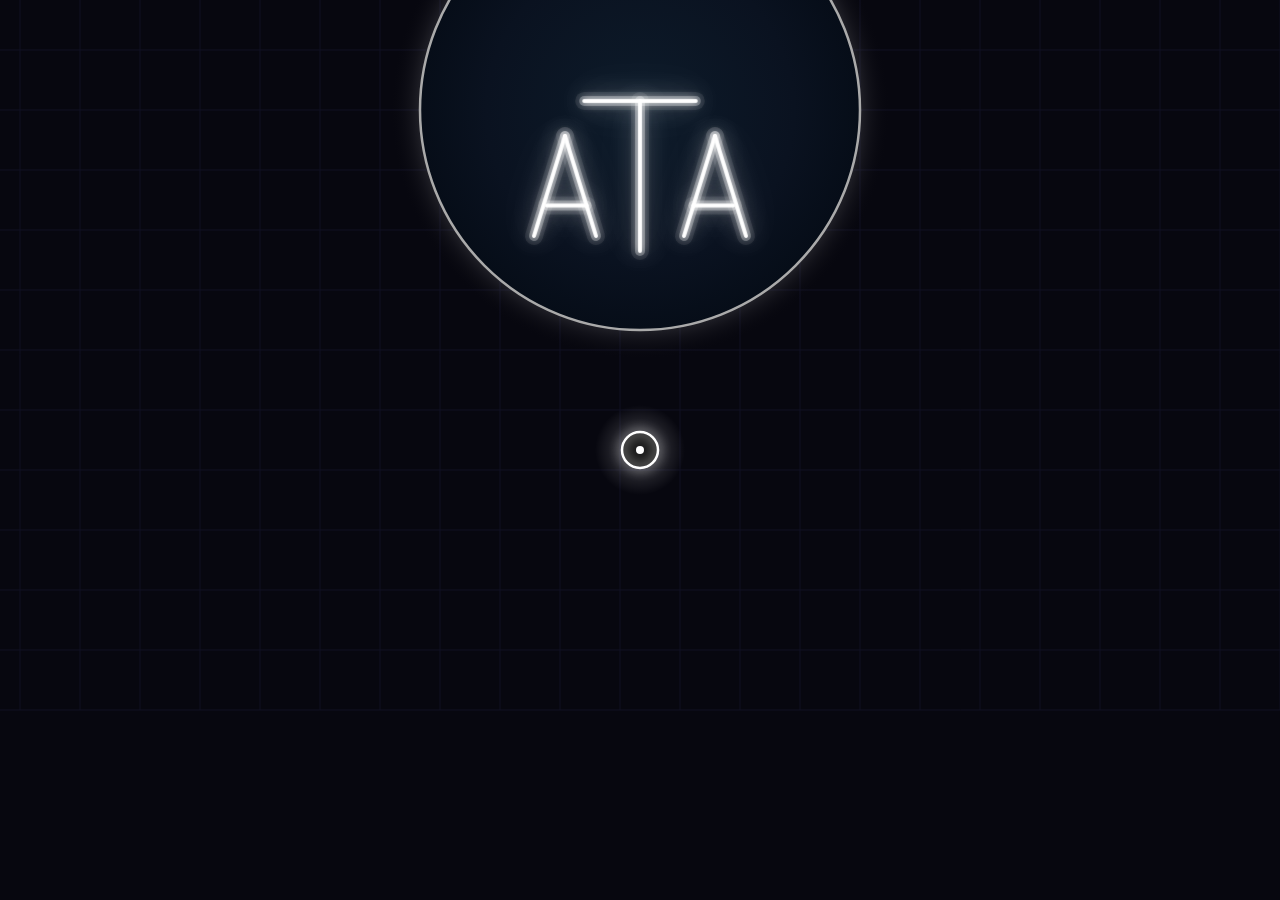
<file: dev_ata/test_ata.html>
<!DOCTYPE html>
<html lang="zh">
<head>
  <meta charset="UTF-8" />
  <meta name="viewport" content="width=device-width, initial-scale=1.0" />
  <title>ATA – 大厅</title>
  <style>
    * { margin: 0; padding: 0; box-sizing: border-box; }
    body { background: #07070f; overflow: hidden; }
    canvas { display: block; }
  </style>
</head>
<body>
  <canvas id="gameCanvas"></canvas>
  <script>
    // ─── Canvas ────────────────────────────────────────────────────────────────
    const canvas = document.getElementById('gameCanvas');
    const ctx    = canvas.getContext('2d');

    let VIEW_W = window.innerWidth;
    let VIEW_H = window.innerHeight;

    function resize() {
      VIEW_W = window.innerWidth;
      VIEW_H = window.innerHeight;
      canvas.width  = VIEW_W;
      canvas.height = VIEW_H;
    }
    resize();
    window.addEventListener('resize', resize);

    // ─── Input ─────────────────────────────────────────────────────────────────
    const keys  = {};
    const mouse = { x: 0, y: 0, down: false };

    window.addEventListener('keydown', e => { keys[e.key] = true; });
    window.addEventListener('keyup',   e => {
      keys[e.key] = false;
      keys[e.key.toLowerCase()] = false;
      keys[e.key.toUpperCase()] = false;
    });
    window.addEventListener('mousemove', e => { mouse.x = e.clientX; mouse.y = e.clientY; });
    window.addEventListener('mousedown', e => { if (e.button === 0) mouse.down = true;  });
    window.addEventListener('mouseup',   e => { if (e.button === 0) mouse.down = false; });

    // ─── Lobby constants ───────────────────────────────────────────────────────
    const LOBBY_W = 1600;
    const LOBBY_H = 1200;
    const BASE_X  = LOBBY_W / 2;
    const BASE_Y  = LOBBY_H / 2;
    const BASE_R  = 220;

    // ─── Lobby player ──────────────────────────────────────────────────────────
    const lobbyPlayer = {
      x: LOBBY_W / 2,
      y: LOBBY_H / 2 + BASE_R + 120,
      r: 18, speed: 5, color: '#ffffff',
    };

    // ─── Letter state ──────────────────────────────────────────────────────────
    const A_REST_GAP  = 75;
    const A_MAX_DRIFT = BASE_R - A_REST_GAP - 20;
    const A_FAR_DIST  = 520;
    const A_NEAR_GAP  = 22;
    const A_LERP      = 0.04;

    const letterPos = {
      aL: { x: -A_REST_GAP, y: 0 },
      aR: { x:  A_REST_GAP, y: 0 },
    };

    // ─── Update ────────────────────────────────────────────────────────────────
    function updateLobby(dt) {
      let dx = 0, dy = 0;
      if (keys['ArrowUp']    || keys['w'] || keys['W']) dy -= 1;
      if (keys['ArrowDown']  || keys['s'] || keys['S']) dy += 1;
      if (keys['ArrowLeft']  || keys['a'] || keys['A']) dx -= 1;
      if (keys['ArrowRight'] || keys['d'] || keys['D']) dx += 1;
      if (dx !== 0 && dy !== 0) { dx *= 0.7071; dy *= 0.7071; }

      const spd = lobbyPlayer.speed * (keys['Shift'] ? 2.2 : 1);
      lobbyPlayer.x = Math.max(lobbyPlayer.r, Math.min(LOBBY_W - lobbyPlayer.r, lobbyPlayer.x + dx * spd));
      lobbyPlayer.y = Math.max(lobbyPlayer.r, Math.min(LOBBY_H - lobbyPlayer.r, lobbyPlayer.y + dy * spd));
      _updateLetters();
    }

    function _updateLetters() {
      const dx   = lobbyPlayer.x - BASE_X;
      const dy   = lobbyPlayer.y - BASE_Y;
      const dist = Math.sqrt(dx * dx + dy * dy) || 0.001;
      const nx = dx / dist, ny = dy / dist;

      const ratio    = Math.min(dist / A_FAR_DIST, 1);
      const driftAmt = ratio * A_MAX_DRIFT;

      const farL  = { x: -A_REST_GAP + nx * driftAmt, y: ny * driftAmt };
      const farR  = { x:  A_REST_GAP + nx * driftAmt, y: ny * driftAmt };
      const nearL = { x: dx - A_NEAR_GAP, y: dy };
      const nearR = { x: dx + A_NEAR_GAP, y: dy };

      const ib = Math.max(0, 1 - dist / BASE_R);
      const b  = ib * ib;

      const targets = {
        aL: { x: farL.x + (nearL.x - farL.x) * b, y: farL.y + (nearL.y - farL.y) * b },
        aR: { x: farR.x + (nearR.x - farR.x) * b, y: farR.y + (nearR.y - farR.y) * b },
      };
      for (const k of ['aL', 'aR']) {
        letterPos[k].x += (targets[k].x - letterPos[k].x) * A_LERP;
        letterPos[k].y += (targets[k].y - letterPos[k].y) * A_LERP;
      }
    }

    // ─── Render ────────────────────────────────────────────────────────────────
    function renderLobby() {
      const camX = VIEW_W / 2 - lobbyPlayer.x;
      const camY = VIEW_H / 2 - lobbyPlayer.y;

      ctx.save();
      ctx.translate(camX, camY);
      _drawLobbyGrid();
      _drawBase();
      _drawLobbyPlayer();
      ctx.restore();
    }

    function _drawLobbyGrid() {
      ctx.save();
      ctx.strokeStyle = '#111122';
      ctx.lineWidth = 1;
      const step = 60;
      for (let x = 0; x <= LOBBY_W; x += step) {
        ctx.beginPath(); ctx.moveTo(x, 0); ctx.lineTo(x, LOBBY_H); ctx.stroke();
      }
      for (let y = 0; y <= LOBBY_H; y += step) {
        ctx.beginPath(); ctx.moveTo(0, y); ctx.lineTo(LOBBY_W, y); ctx.stroke();
      }
      ctx.restore();
    }

    function _drawBase() {
      ctx.save();

      const glowGrad = ctx.createRadialGradient(BASE_X, BASE_Y, BASE_R - 10, BASE_X, BASE_Y, BASE_R + 30);
      glowGrad.addColorStop(0,   'rgba(255,255,255,0.18)');
      glowGrad.addColorStop(0.5, 'rgba(180,180,180,0.06)');
      glowGrad.addColorStop(1,   'rgba(0,0,0,0)');
      ctx.beginPath();
      ctx.arc(BASE_X, BASE_Y, BASE_R + 30, 0, Math.PI * 2);
      ctx.fillStyle = glowGrad;
      ctx.fill();

      const baseGrad = ctx.createRadialGradient(BASE_X, BASE_Y, 0, BASE_X, BASE_Y, BASE_R);
      baseGrad.addColorStop(0,   '#0d1b2a');
      baseGrad.addColorStop(0.7, '#0a1220');
      baseGrad.addColorStop(1,   '#060d18');
      ctx.beginPath();
      ctx.arc(BASE_X, BASE_Y, BASE_R, 0, Math.PI * 2);
      ctx.fillStyle = baseGrad;
      ctx.fill();

      ctx.beginPath();
      ctx.arc(BASE_X, BASE_Y, BASE_R, 0, Math.PI * 2);
      ctx.strokeStyle = '#aaaaaa';
      ctx.lineWidth = 2.5;
      ctx.stroke();

      _drawATA(BASE_X, BASE_Y, 100);
      ctx.restore();
    }

    function _drawATA(cx, cy, size) {
      const h = size;
      const w = size * 0.62;

      const aCenterL = { x: cx + letterPos.aL.x, y: cy + letterPos.aL.y };
      const aCenterR = { x: cx + letterPos.aR.x, y: cy + letterPos.aR.y };
      const tCenter  = {
        x: (aCenterL.x + aCenterR.x) / 2,
        y: (aCenterL.y + aCenterR.y) / 2 - h * 0.35,
      };

      function layerSeg(x0, y0, x1, y1) {
        [[18,'rgba(255,255,255,0.08)',50],[10,'rgba(255,255,255,0.25)',25],
         [4, 'rgba(255,255,255,0.85)',10],[2, '#ffffff', 4]]
        .forEach(([lw, color, blur]) => {
          ctx.strokeStyle = color;
          ctx.lineWidth   = lw;
          ctx.shadowColor = '#ffffff';
          ctx.shadowBlur  = blur;
          ctx.beginPath(); ctx.moveTo(x0, y0); ctx.lineTo(x1, y1); ctx.stroke();
        });
      }

      const PUP_X = w * 0.10;
      const PUP_Y = h * 0.14;

      function drawLetterA(ac) {
        const ddx = lobbyPlayer.x - ac.x;
        const ddy = lobbyPlayer.y - ac.y;
        const dd  = Math.sqrt(ddx * ddx + ddy * ddy) || 1;
        const px  = (ddx / dd) * PUP_X;
        const py  = (ddy / dd) * PUP_Y;
        ctx.save();
        ctx.translate(ac.x, ac.y);
        ctx.lineCap = 'round'; ctx.lineJoin = 'round';
        layerSeg(-w / 2, h / 2, 0, -h / 2);
        layerSeg(0, -h / 2, w / 2, h / 2);
        layerSeg(-w * 0.32 + px, h * 0.06 + py, w * 0.32 + px, h * 0.06 + py);
        ctx.restore();
      }

      function drawLetterT(tc) {
        ctx.save();
        ctx.translate(tc.x, tc.y);
        ctx.lineCap = 'round'; ctx.lineJoin = 'round';
        layerSeg(-w * 0.9, -h / 2, w * 0.9, -h / 2);
        layerSeg(0, -h / 2, 0, h * 1.0);
        ctx.restore();
      }

      drawLetterA(aCenterL);
      drawLetterT(tCenter);
      drawLetterA(aCenterR);
    }

    function _drawLobbyPlayer() {
      const p = lobbyPlayer;
      ctx.save();

      const g = ctx.createRadialGradient(p.x, p.y, 0, p.x, p.y, p.r * 2.5);
      g.addColorStop(0, 'rgba(255,255,255,0.28)');
      g.addColorStop(1, 'rgba(255,255,255,0)');
      ctx.beginPath(); ctx.arc(p.x, p.y, p.r * 2.5, 0, Math.PI * 2);
      ctx.fillStyle = g; ctx.fill();

      ctx.beginPath(); ctx.arc(p.x, p.y, p.r, 0, Math.PI * 2);
      ctx.fillStyle = '#1a1a1a'; ctx.fill();
      ctx.strokeStyle = p.color; ctx.lineWidth = 2.5;
      ctx.shadowColor = p.color; ctx.shadowBlur = 12; ctx.stroke();

      ctx.beginPath(); ctx.arc(p.x, p.y, 4, 0, Math.PI * 2);
      ctx.fillStyle = p.color; ctx.shadowBlur = 0; ctx.fill();
      ctx.restore();
    }

    // ─── Main loop ─────────────────────────────────────────────────────────────
    let lastTime = 0;
    function loop(ts) {
      const dt = Math.min((ts - lastTime) / 1000, 0.05);
      lastTime = ts;

      ctx.clearRect(0, 0, VIEW_W, VIEW_H);
      ctx.fillStyle = '#07070f';
      ctx.fillRect(0, 0, VIEW_W, VIEW_H);

      updateLobby(dt);
      renderLobby();

      requestAnimationFrame(loop);
    }

    window.addEventListener('load', () => requestAnimationFrame(loop));
  </script>
</body>
</html>
</file>
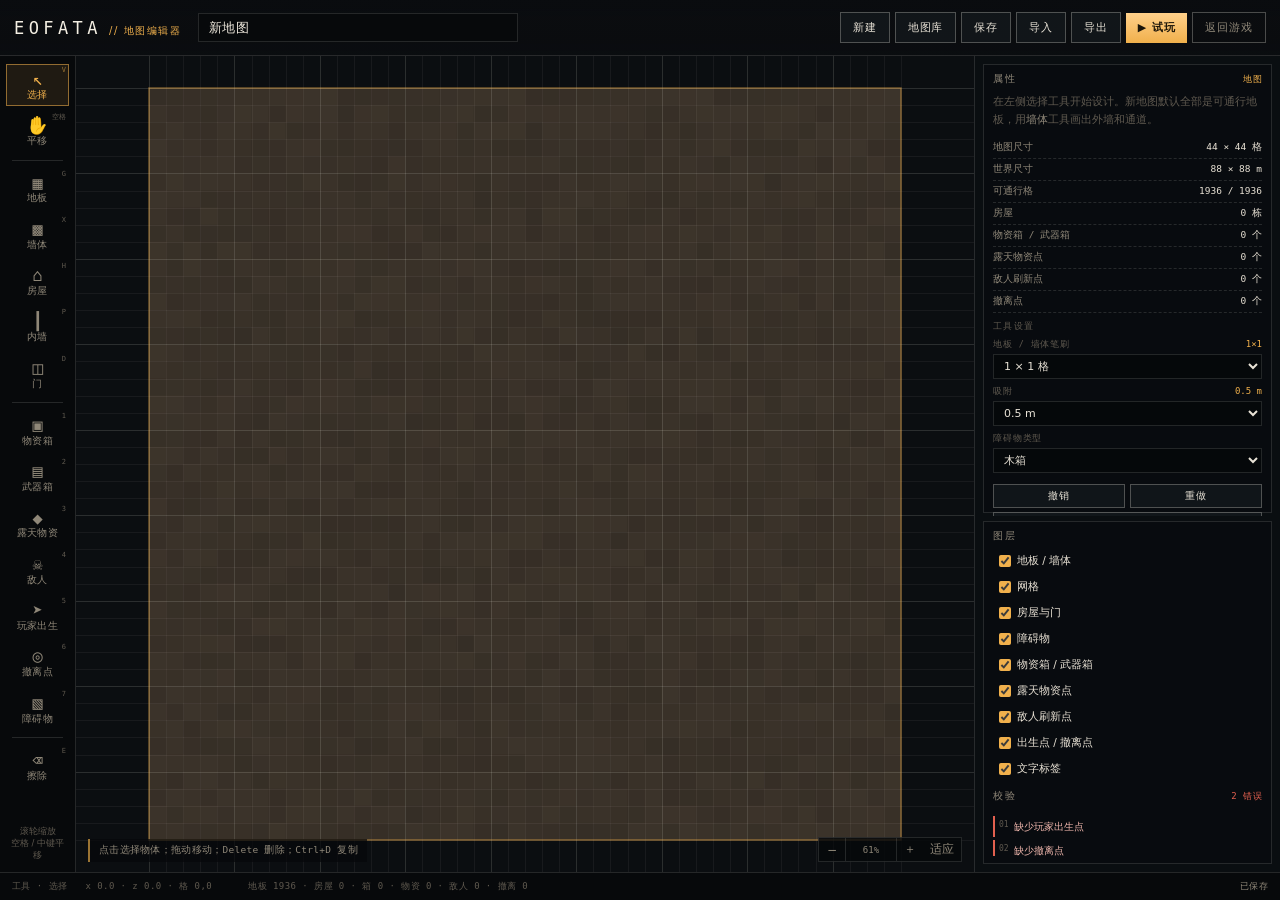
<file: dev_web3d/editor.html>
<!DOCTYPE html>
<html lang="zh-CN">
<head>
<meta charset="utf-8" />
<meta name="viewport" content="width=device-width, initial-scale=1" />
<meta name="theme-color" content="#14171a" />
<title>EOFATA 地图编辑器</title>
<link rel="icon" href="data:," />
<link rel="stylesheet" href="css/editor.css?v=20261127i" />
</head>
<body>
<div id="edApp">
  <header class="ed-top">
    <div class="ed-brand">EOFATA<span>// 地图编辑器</span></div>
    <input id="edName" class="ed-name" maxlength="32" spellcheck="false" title="地图名称" />
    <div class="ed-top-actions">
      <button type="button" class="ed-btn" id="edNew" title="新建地图">新建</button>
      <button type="button" class="ed-btn" id="edLib" title="本地地图库">地图库</button>
      <button type="button" class="ed-btn" id="edSave" title="保存到浏览器 (Ctrl+S)">保存</button>
      <button type="button" class="ed-btn" id="edImport" title="导入 JSON">导入</button>
      <button type="button" class="ed-btn" id="edExport" title="导出 JSON">导出</button>
      <button type="button" class="ed-btn primary" id="edPlay" title="保存并在游戏中试玩">▶ 试玩</button>
      <button type="button" class="ed-btn side-toggle" id="edSideToggle" title="显示 / 隐藏属性面板">属性</button>
      <a class="ed-btn ghost" href="index.html">返回游戏</a>
    </div>
  </header>

  <aside class="ed-tools" id="edTools" aria-label="编辑工具"></aside>

  <main class="ed-stage" id="edStage">
    <canvas id="edCanvas"></canvas>
    <div class="ed-stage-hint" id="edHint"></div>
    <div class="ed-zoom">
      <button type="button" id="edZoomOut" title="缩小">−</button>
      <span id="edZoomLabel">100%</span>
      <button type="button" id="edZoomIn" title="放大">＋</button>
      <button type="button" id="edFit" title="适应窗口 (F)">适应</button>
    </div>
  </main>

  <aside class="ed-side">
    <div class="ed-panel">
      <div class="ed-panel-head">属性 <em id="edSelKind">地图</em></div>
      <div class="ed-inspector" id="edInspector"></div>
    </div>
    <div class="ed-panel grow">
      <div class="ed-panel-head">图层</div>
      <div class="ed-layers" id="edLayers"></div>
      <div class="ed-panel-head" style="margin-top:10px">校验 <em id="edValidState">OK</em></div>
      <div class="ed-issues" id="edIssues"></div>
    </div>
  </aside>

  <footer class="ed-status">
    <span id="edStatusTool">选择</span>
    <span id="edStatusCursor">x 0.0 · z 0.0</span>
    <span id="edStatusHouse"></span>
    <span id="edStatusCount"></span>
    <span class="ed-status-right" id="edStatusSaved">未保存</span>
  </footer>
</div>

<input type="file" id="edFile" accept=".json,application/json" hidden />

<div id="edModal" class="ed-modal hidden">
  <div class="ed-modal-box">
    <div class="ed-modal-head">
      <b id="edModalTitle">标题</b>
      <button type="button" class="ed-modal-x" id="edModalClose">×</button>
    </div>
    <div class="ed-modal-body" id="edModalBody"></div>
    <div class="ed-modal-foot" id="edModalFoot"></div>
  </div>
</div>

<div id="edToast" class="ed-toast"></div>

<script src="js/config.js?v=20261127i"></script>
<script src="js/items.js?v=20261127i"></script>
<script src="js/mapstore.js?v=20261127i"></script>
<script src="js/editor.js?v=20261127i"></script>
</body>
</html>
</file>
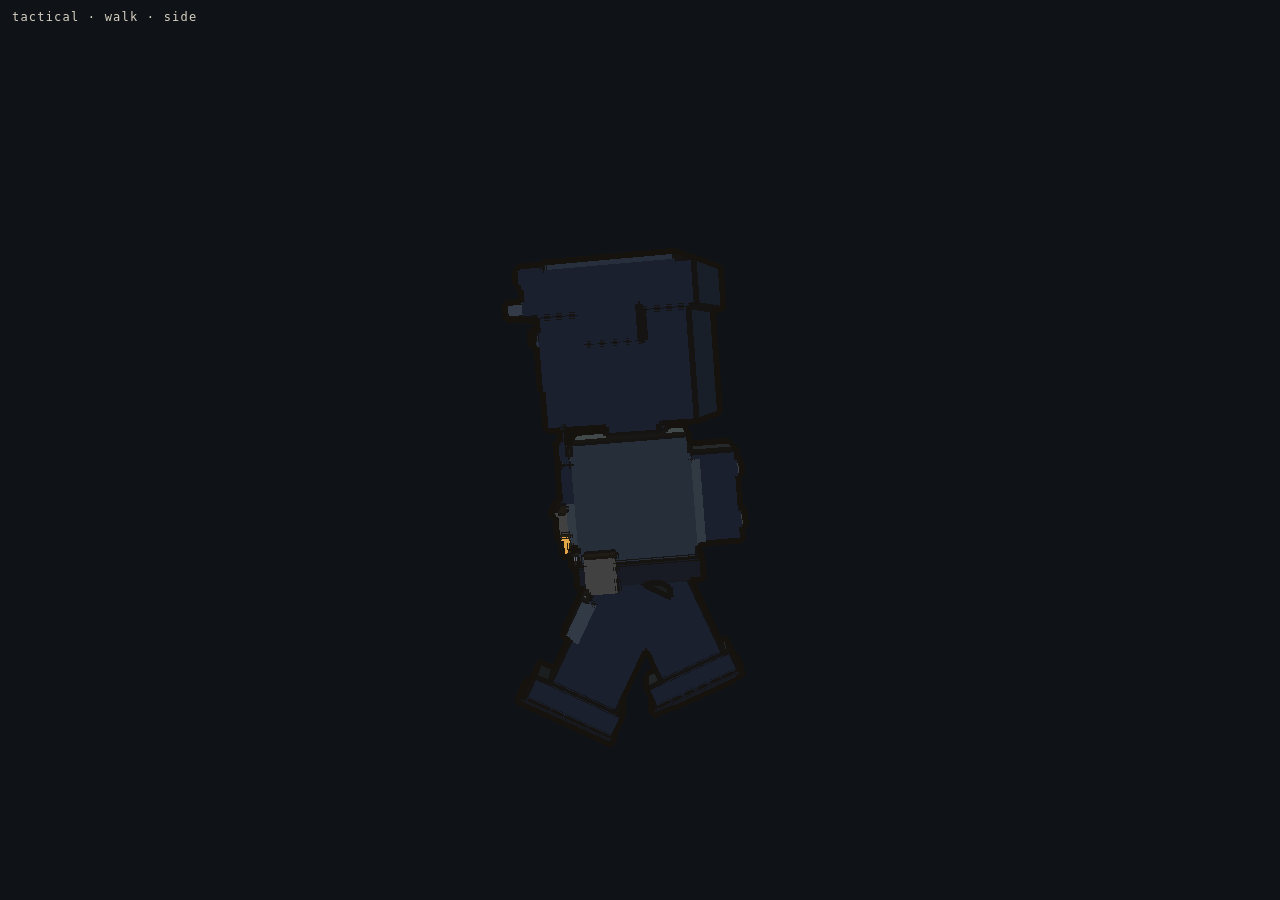
<file: dev_web3d/tools/bone_preview.html>
<!doctype html>
<html lang="zh-CN">
<head>
<meta charset="utf-8" />
<title>EOFATA bone preview</title>
<style>
  html, body { margin: 0; height: 100%; overflow: hidden; background: #0a0d10; }
  #c { display: block; width: 100vw; height: 100vh; }
  #meta { position: fixed; left: 12px; top: 10px; color: #d8d2c4; font: 12px monospace; letter-spacing: .1em; }
</style>
</head>
<body>
<canvas id="c"></canvas>
<div id="meta"></div>
<script src="../js/config.js"></script>
<script src="../js/animdata.js"></script>
<script src="../js/charmodels.js"></script>
<script src="../js/models.js"></script>
<script src="../js/gl.js"></script>
<script>
(function () {
  const q = new URLSearchParams(location.search);
  const key = q.get('key') || 'tactical';
  const pose = q.get('pose') || 'walk';
  const view = q.get('view') || 'side';
  const fixedT = q.get('t') !== null ? parseFloat(q.get('t')) : null;
  const canvas = document.getElementById('c');
  const meta = document.getElementById('meta');
  meta.textContent = key + ' · ' + pose + ' · ' + view + (fixedT === null ? '' : ' · t=' + fixedT);

  R.init(canvas);
  R.resize(canvas);
  R.setFog(80, 180);
  R.setSky([0.055, 0.07, 0.085]);

  const eye = view === 'front' ? [0, 1.15, 4.4]
    : view === 'back' ? [0, 1.15, -4.4]
    : view === 'three' ? [3.4, 1.7, 3.4]
    : [4.4, 1.15, 0];
  R.setCamera(eye, [0, 0.82, 0], 34);
  const headYaw = q.get('head') !== null ? parseFloat(q.get('head')) : 0;

  let t = fixedT === null ? 0 : fixedT;
  let last = 0;
  function frame(now) {
    if (!last) last = now;
    const dt = Math.min(0.05, (now - last) / 1000);
    last = now;
    if (fixedT === null) t += dt;
    const sprint = pose === 'sprint';
    R.begin();
    MODELS.drawUnit(R.dyn, key, {
      x: 0, y: 0, z: 0, yaw: 0,
      moving: pose !== 'idle', animT: t,
      moveYaw: 0, sprint: sprint,
      sprintMix: sprint ? 1 : 0,
      headYaw: headYaw
    });
    R.end();
    requestAnimationFrame(frame);
  }
  requestAnimationFrame(frame);
})();
</script>
</body>
</html>
</file>
<file: dev_html/css/style.css>
/* ============================================================
   EOFATA — cold industrial HUD
   ============================================================ */
:root{
  --bg:#07080a;
  --panel:#0d1013;
  --panel2:#11151a;
  --line:#252c34;
  --line2:#39434e;
  --amber:#ffb648;
  --amber-dim:#8a6420;
  --amber-soft:rgba(255,182,72,.12);
  --txt:#c6ced6;
  --txt-dim:#6d7883;
  --red:#ff5a4d;
  --ice:#9fe6ff;
  --violet:#b28cff;
  --green:#5ad46a;
  --blue:#4d8bff;
  --font:"Bahnschrift","Segoe UI","Microsoft YaHei",system-ui,sans-serif;
  --mono:"Cascadia Mono",Consolas,"Courier New",monospace;
}

*{box-sizing:border-box;margin:0;padding:0}
html,body{height:100%}
body{
  background:var(--bg);
  color:var(--txt);
  font-family:var(--font);
  overflow:hidden;
  user-select:none;
  -webkit-font-smoothing:antialiased;
}
.hidden{display:none !important}

#app{position:fixed;inset:0;display:grid;place-items:center;background:var(--bg)}
#stage{
  position:relative;
  width:min(100vw,177.78vh);
  height:min(56.25vw,100vh);
  overflow:hidden;
  background:#05060a;
}
#game{
  width:100%;
  height:100%;
  display:block;
  background:#05060a;
  cursor:none;
}

/* ---------- overlays ---------- */
.scanlines{
  position:fixed;inset:0;pointer-events:none;z-index:60;
  background:repeating-linear-gradient(0deg,rgba(255,255,255,.035) 0 1px,transparent 1px 3px);
  mix-blend-mode:overlay;opacity:.3;
}
.vignette{
  position:fixed;inset:0;pointer-events:none;z-index:59;
  background:radial-gradient(ellipse at center,transparent 62%,rgba(0,0,0,.12) 100%);
  transition:background .12s linear;
}
.vignette.hurt{
  background:radial-gradient(ellipse at center,transparent 46%,rgba(255,40,30,.16) 100%);
}

/* ---------- HUD ---------- */
#hud{position:absolute;inset:0;pointer-events:none;z-index:20;font-family:var(--font)}
.hud-corner{position:absolute;display:flex;flex-direction:column;gap:10px}
.tl{top:22px;left:26px;align-items:flex-start}
.tr{top:22px;right:26px;align-items:flex-end}
.bl{bottom:22px;left:26px;align-items:flex-start}
.br{bottom:22px;right:26px;align-items:flex-end}

.vitals{display:flex;flex-direction:column;gap:5px}
.vbar{
  position:relative;width:250px;height:16px;
  background:rgba(6,8,10,.72);
  border:1px solid var(--line2);
  transform:skewX(-16deg);
  overflow:hidden;
}
.vbar .fill{
  position:absolute;inset:0;width:100%;z-index:2;
  transform-origin:left center;
  transition:width .12s linear;
}
/* 受伤拖尾：比实际条慢半拍收缩，形成残影 */
.vbar .trail{
  position:absolute;inset:0;width:100%;z-index:1;display:block;
  transition:width .55s cubic-bezier(.16,.84,.32,1);
}
/* 条内流光 */
.vbar .fill::after{
  content:"";position:absolute;inset:0;pointer-events:none;
  background:linear-gradient(105deg,transparent 30%,rgba(255,255,255,.26) 50%,transparent 70%);
  transform:translateX(-130%);
  animation:barSweep 4.6s cubic-bezier(.45,.05,.25,1) infinite;
}
.vbar.shield .fill::after{animation-delay:.8s}
.vbar.stamina .fill::after{animation-delay:1.6s}
.vbar.shield{border-color:#3b5566}
.vbar.shield .fill{background:linear-gradient(90deg,#3d7f9c,#8fd8f2)}
.vbar.shield .trail{background:rgba(159,230,255,.5)}
.vbar.hp{border-color:#5a2f2f;height:20px}
.vbar.hp .fill{background:linear-gradient(90deg,#8c2b24,#ff5a4d)}
.vbar.hp .trail{background:rgba(255,120,100,.5)}
/* 耐力条：与生命/护盾同款斜切条，置于左上角生命组底部 */
.vbar.stamina{border-color:#4f3d1d;height:14px}
.vbar.stamina .fill{background:linear-gradient(90deg,#7a5a1e,#ffb648)}
.vbar.stamina .trail{background:rgba(255,196,110,.5)}
.vbar.stamina.low .fill{background:linear-gradient(90deg,#8c4a1c,#ff8a4d)}
.vbar.stamina.exhausted .fill{background:linear-gradient(90deg,#8c2b24,#ff5a4d)}
.vbar.stamina.exhausted{
  border-color:#7d2b25;
  animation:staminaPulse .42s ease-in-out infinite alternate;
}
.vbar.stamina.sprint{
  border-color:rgba(255,182,72,.9);
  box-shadow:0 0 14px rgba(255,182,72,.22);
}
.vbar.hp.low{animation:hpPulse 1.05s ease-in-out infinite}
.vbar.shield.off{opacity:.55}
.vbar .ticks{
  position:absolute;inset:0;z-index:3;
  background:repeating-linear-gradient(90deg,transparent 0 24px,rgba(0,0,0,.55) 24px 26px);
}
.vlabel{
  position:absolute;left:8px;top:50%;transform:translateY(-50%) skewX(16deg);
  font-family:var(--mono);font-size:9px;letter-spacing:2px;color:rgba(255,255,255,.62);
  z-index:4;
}
.vnum{
  position:absolute;right:8px;top:50%;transform:translateY(-50%) skewX(16deg);
  font-family:var(--mono);font-size:11px;font-weight:700;color:#fff;letter-spacing:1px;
  text-shadow:0 0 6px rgba(0,0,0,.9);z-index:4;
}
.vbar.stamina .vnum{font-size:11px}
.vnum.pop{animation:numPop .26s cubic-bezier(.2,.9,.3,1.4)}
.hud-tip{
  font-family:var(--mono);font-size:10px;letter-spacing:1.5px;color:#3f4b57;
  opacity:.95;text-shadow:0 1px 2px rgba(0,0,0,.85),0 0 6px rgba(0,0,0,.35);
}

.data-box{
  display:flex;align-items:baseline;gap:6px;
  padding:6px 14px 8px;
  background:linear-gradient(180deg,rgba(28,23,14,.92),rgba(12,13,15,.86));
  border:1px solid rgba(255,182,72,.35);
  border-left:3px solid var(--amber);
  clip-path:polygon(0 0,100% 0,100% calc(100% - 8px),calc(100% - 8px) 100%,0 100%);
  position:relative;
}
.data-num{
  font-family:var(--mono);font-size:26px;font-weight:700;color:var(--amber);
  text-shadow:0 0 12px rgba(255,182,72,.5);letter-spacing:1px;line-height:1;
}
.data-unit{font-family:var(--mono);font-size:11px;color:var(--amber);opacity:.75}
#minimap{
  width:192px;height:144px;
  border:1px solid var(--line);
  background:rgba(4,6,8,.75);
  image-rendering:pixelated;
  opacity:.85;
}

.weapon-panel{
  min-width:230px;padding:10px 14px;
  text-align:right;
  background:linear-gradient(180deg,rgba(12,15,18,.9),rgba(12,15,18,.55));
  border:1px solid var(--line);
  border-right:3px solid var(--amber);
}
.w-tag{font-family:var(--mono);font-size:9px;letter-spacing:4px;color:var(--amber);opacity:.85}
.w-name{font-size:16px;letter-spacing:2px;color:#e9eef2;margin:1px 0 2px}
.w-icon{
  display:block;width:180px;height:76px;object-fit:contain;
  margin:0 0 4px auto;opacity:.95;
  filter:brightness(1.2) drop-shadow(0 0 12px rgba(0,0,0,.55));
}
.w-ammo{font-family:var(--mono);line-height:1;letter-spacing:1px}
.w-ammo #wMag{
  display:inline-block;font-size:38px;font-weight:700;color:#fff;
  text-shadow:0 0 14px rgba(255,255,255,.25);
}
.w-ammo #wMag.pop{animation:magPop .2s ease-out}
.w-ammo i{font-style:normal;color:var(--txt-dim);font-size:18px;margin:0 6px}
.w-ammo #wRes{font-size:20px;color:var(--txt-dim)}
.w-sub{display:flex;justify-content:flex-end;gap:14px;font-family:var(--mono);font-size:10px;color:var(--txt-dim);margin-top:2px}
.reload-bar{height:2px;background:rgba(255,255,255,.08);margin-top:6px;overflow:hidden}
.reload-bar i{display:block;height:100%;width:0;background:var(--amber);box-shadow:0 0 8px var(--amber);transition:width .1s linear}
.weapon-panel.reloading .reload-bar i{animation:reloadGlow .55s ease-in-out infinite alternate}
.weapon-panel.reloading{border-right-color:var(--ice)}
.weapon-panel.kick{animation:wpKick .16s ease-out}
.weapon-panel.swap{animation:wpSwap .26s cubic-bezier(.2,.8,.2,1)}

.slots{display:flex;gap:6px}
.slot{
  width:88px;height:60px;position:relative;overflow:hidden;
  background:rgba(9,12,14,.9);
  border:1px solid var(--line);
  display:flex;flex-direction:column;justify-content:flex-end;padding:3px 6px 5px;
  pointer-events:auto;cursor:pointer;
  transition:border-color .12s,background .12s,transform .12s;
  clip-path:polygon(0 0,100% 0,100% calc(100% - 7px),calc(100% - 7px) 100%,0 100%);
}
.slot:hover{border-color:var(--line2)}
.slot .icon{
  position:absolute;left:50%;top:1px;transform:translateX(-50%);
  width:64px;height:33px;object-fit:contain;opacity:.95;pointer-events:none;filter:brightness(1.25);
}
.slot .k{position:absolute;left:6px;top:4px;font-family:var(--mono);font-size:9px;color:var(--txt-dim);letter-spacing:1px}
.slot .n{font-size:9px;color:#aeb8c2;letter-spacing:.5px;white-space:nowrap;overflow:hidden;text-overflow:ellipsis;text-align:center}
.slot .a{position:absolute;right:6px;top:3px;font-family:var(--mono);font-size:10px;color:var(--txt-dim)}
.slot .bar{position:absolute;left:0;bottom:0;height:2px;background:var(--wc,#888);opacity:.9}
.slot.active{
  border-color:var(--amber);
  background:rgba(255,182,72,.1);
  box-shadow:0 0 16px rgba(255,182,72,.18) inset;
  transform:translateY(-2px);
}
.slot.active .k,.slot.active .n{color:#fff}
.slot.empty{opacity:.35}

.hud-bottom-center{position:absolute;left:0;right:0;bottom:96px;display:flex;flex-direction:column;align-items:center;gap:12px}
.prompt{
  font-family:var(--mono);font-size:12px;letter-spacing:1px;
  padding:6px 14px;background:rgba(6,8,10,.82);border:1px solid var(--line2);
  color:#dfe7ee;
}
.prompt b{color:var(--amber)}

.extract-banner{
  width:320px;text-align:center;
  padding:8px 12px;background:rgba(6,10,12,.86);
  border:1px solid rgba(159,230,255,.45);
  box-shadow:0 0 26px rgba(159,230,255,.15);
}
.ex-label{font-family:var(--mono);font-size:10px;letter-spacing:4px;color:var(--ice);margin-bottom:6px}
.ex-bar{height:4px;background:rgba(255,255,255,.1);overflow:hidden}
.ex-bar i{display:block;height:100%;width:0;background:var(--ice);box-shadow:0 0 10px var(--ice)}
.ex-pct{font-family:var(--mono);font-size:10px;color:var(--ice);margin-top:5px}

.toast-wrap{
  position:absolute;left:50%;top:120px;transform:translateX(-50%);
  display:flex;flex-direction:column;align-items:center;gap:6px;
}
.toast{
  font-family:var(--mono);font-size:12px;letter-spacing:1px;
  padding:5px 12px;background:rgba(6,8,10,.85);
  border-left:2px solid var(--amber);color:#e7edf2;
  animation:toastIn .18s ease-out, toastOut .4s ease-in 1.5s forwards;
}
.toast.warn{border-left-color:var(--red);color:#ffd7d3}
.toast.good{border-left-color:var(--green);color:#d8ffdd}
@keyframes toastIn{from{opacity:0;transform:translateY(-6px)}to{opacity:1;transform:none}}
@keyframes toastOut{to{opacity:0;transform:translateY(-6px)}}

.intro{
  position:absolute;left:50%;bottom:170px;transform:translateX(-50%);
  text-align:center;font-size:13px;line-height:1.9;color:#46525f;letter-spacing:1px;
  opacity:0;transition:opacity .9s ease;pointer-events:none;
  text-shadow:0 1px 3px rgba(0,0,0,.95),0 0 10px rgba(0,0,0,.55);
}
.intro b{color:var(--amber)}

/* ---------- 通用屏 ---------- */
.screen{
  position:fixed;inset:0;z-index:40;
  display:flex;align-items:center;justify-content:center;
  background:radial-gradient(ellipse at 50% 45%,rgba(10,13,16,.75),rgba(4,5,7,.96));
  backdrop-filter:blur(2px);
}
.overlay{
  position:fixed;inset:0;z-index:35;
  display:flex;align-items:center;justify-content:center;
  background:rgba(4,6,8,.62);
  backdrop-filter:blur(3px);
}

/* ---------- 标题 ---------- */
.title-inner{text-align:center;display:flex;flex-direction:column;align-items:center}
.logo{
  font-family:var(--mono);font-size:104px;font-weight:700;letter-spacing:22px;
  color:#f2f5f7;text-indent:22px;
  text-shadow:0 0 24px rgba(255,182,72,.35),0 0 90px rgba(255,182,72,.18);
  animation:flicker 6s infinite;
}
@keyframes flicker{
  0%,92%,100%{opacity:1}
  93%{opacity:.55}
  94%{opacity:1}
  96%{opacity:.7}
  97%{opacity:1}
}
.logo-sub{
  font-family:var(--mono);font-size:11px;letter-spacing:11px;color:var(--amber);
  margin-top:6px;opacity:.85;
}
.tagline{margin-top:26px;font-size:14px;letter-spacing:3px;color:var(--txt-dim)}
.big-btn{
  margin-top:34px;min-width:240px;padding:14px 34px;
  font-family:var(--font);font-size:15px;letter-spacing:6px;color:#0a0c0e;font-weight:700;
  background:linear-gradient(180deg,#ffd08a,#ffb648);
  border:none;cursor:pointer;
  clip-path:polygon(0 0,100% 0,100% calc(100% - 12px),calc(100% - 12px) 100%,0 100%);
  transition:filter .15s,transform .15s;
}
.big-btn:hover{filter:brightness(1.12);transform:translateY(-1px)}
.big-btn:active{transform:translateY(1px)}
.big-btn.small{min-width:180px;padding:10px 20px;font-size:13px;margin-top:16px;letter-spacing:4px}
.controls-grid{
  margin-top:34px;display:grid;grid-template-columns:repeat(4,auto);gap:10px 26px;
  font-size:11px;color:var(--txt-dim);
}
.controls-grid div{display:flex;gap:8px;align-items:baseline}
.controls-grid b{font-family:var(--mono);color:#cfd7de;font-size:10px;letter-spacing:1px;
  border:1px solid var(--line2);padding:2px 6px;min-width:44px;text-align:center}
.controls-grid span{letter-spacing:2px}
.title-foot{margin-top:40px;font-family:var(--mono);font-size:9px;letter-spacing:3px;color:#414a53}

/* ---------- 大厅 / 配装 ---------- */
.lobby-panel{
  width:min(94vw,1080px);
  background:linear-gradient(180deg,rgba(13,17,21,.99),rgba(8,10,13,.99));
  border:1px solid var(--line2);
  clip-path:polygon(0 22px,22px 0,100% 0,100% calc(100% - 22px),calc(100% - 22px) 100%,0 100%);
  box-shadow:0 40px 100px rgba(0,0,0,.8);
}
.lobby-head{
  display:flex;justify-content:space-between;align-items:center;
  padding:16px 24px;border-bottom:1px solid var(--line);
  background:linear-gradient(90deg,rgba(255,182,72,.08),transparent 55%);
}
.lobby-brand{font-family:var(--mono);font-size:20px;letter-spacing:10px;color:#eef4f8}
.lobby-brand span{font-family:var(--font);font-size:10px;letter-spacing:4px;color:var(--amber);margin-left:8px}
.lobby-bank{display:flex;align-items:baseline;gap:6px;font-family:var(--mono);font-size:9px;letter-spacing:2px;color:var(--txt-dim)}
.lobby-bank b{font-size:24px;color:var(--amber);letter-spacing:1px}
.lobby-bank em{font-style:normal;font-size:10px;color:var(--amber-dim)}
.lobby-best{margin-left:12px;padding-left:12px;border-left:1px solid var(--line);color:#55606a}
.lobby-best i{font-style:normal;color:#8b98a4}
.lobby-body{display:flex;gap:22px;padding:18px 24px 10px}
.lobby-left{flex:1;min-width:0}
.lobby-right{width:372px;display:flex;flex-direction:column;gap:8px}
.lobby-sub{display:flex;justify-content:space-between;font-family:var(--mono);font-size:10px;letter-spacing:2px;color:var(--txt-dim)}
.lobby-sub em{font-style:normal;color:var(--amber);letter-spacing:1px}
.lobby-sub-gap2{margin-top:16px}
.lobby-chars{display:flex;gap:8px;margin-top:10px}
.pc-card{
  display:flex;align-items:center;gap:10px;
  padding:6px 14px 6px 8px;
  border:1px solid var(--line);background:rgba(9,12,14,.72);
  cursor:pointer;pointer-events:auto;
  transition:border-color .12s,background .12s,transform .12s;
}
.pc-card:hover{border-color:var(--line2);transform:translateY(-1px)}
.pc-card.on{
  border-color:var(--amber);
  background:rgba(255,182,72,.09);
  box-shadow:0 0 0 1px rgba(255,182,72,.22) inset;
}
.pc-card img{height:54px;width:auto;display:block;filter:drop-shadow(0 2px 6px rgba(0,0,0,.55))}
.pc-meta{display:flex;flex-direction:column;gap:2px}
.pc-name{font-size:12px;color:#cfd8e0;letter-spacing:1px}
.pc-tag{font-family:var(--mono);font-size:9px;color:var(--txt-dim);letter-spacing:1px}
.pc-card.on .pc-name{color:#fff}
.lobby-weapons{display:flex;flex-direction:column;gap:8px;margin-top:10px}
.wp-card{
  display:grid;grid-template-columns:52px 1fr auto 20px;align-items:center;gap:10px;
  padding:9px 12px;border:1px solid var(--line);background:#0a0f14;
  cursor:pointer;transition:border-color .12s,background .12s;position:relative;
}
.wp-card:hover{border-color:var(--line2);background:#0d1319}
.wp-card.on{border-color:var(--wc);background:rgba(255,255,255,.03);box-shadow:0 0 0 1px var(--wc) inset}
.wp-tag{font-family:var(--mono);font-size:9px;letter-spacing:2px;color:var(--wc)}
.wp-name{font-size:14px;letter-spacing:1px;color:#e6edf3}
.wp-stats{font-family:var(--mono);font-size:9px;color:var(--txt-dim);letter-spacing:1px}
.wp-check{font-family:var(--mono);font-size:12px;color:var(--amber);opacity:0;text-align:right}
.wp-card.on .wp-check{opacity:1}
.lobby-load{display:flex;flex-direction:column;gap:8px;margin-top:10px;min-height:104px}
.load-row{display:flex;align-items:center;gap:8px;padding:10px 12px;border:1px solid var(--line);background:#0a0f14;min-height:46px}
.load-row.empty{border-style:dashed;opacity:.4}
.lr-name{flex:1;font-size:12px;color:#d3dce4;letter-spacing:1px}
.lr-btn{width:26px;height:26px;background:#101820;border:1px solid var(--line2);color:#e6edf3;font-family:var(--mono);font-size:14px;line-height:1;cursor:pointer}
.lr-btn:hover{border-color:var(--amber);color:var(--amber)}
.lr-num{width:20px;text-align:center;font-family:var(--mono);font-size:14px;color:#fff}
.lr-cost{width:62px;text-align:right;font-family:var(--mono);font-size:10px;color:var(--amber)}
.lr-hint{font-family:var(--mono);font-size:9px;color:#4e5862}
.lobby-calc{display:flex;flex-direction:column;gap:5px;border-top:1px solid var(--line);padding-top:10px;margin-top:2px}
.lobby-calc .row{display:flex;justify-content:space-between;align-items:baseline;font-size:11px;letter-spacing:1px;color:var(--txt-dim)}
.lobby-calc b{font-family:var(--mono);font-size:16px;color:#fff}
.lobby-calc em{font-style:normal;font-family:var(--mono);font-size:9px;color:var(--txt-dim);margin-left:3px}
#lobbyStart{width:100%;margin-top:4px}
.lobby-msg{min-height:14px;font-family:var(--mono);font-size:9px;letter-spacing:1px;color:var(--red);text-align:center}
.lobby-warn{min-height:13px;font-family:var(--mono);font-size:9px;letter-spacing:1px;color:var(--amber);text-align:center}
.lobby-keys{
  margin-top:18px;display:flex;flex-wrap:wrap;gap:8px 18px;
  font-family:var(--mono);font-size:9px;letter-spacing:1px;color:#55606a;
}
.lobby-keys b{color:#8b98a4;border:1px solid var(--line);padding:2px 5px;margin-right:3px}
#lobbyStart.dis{
  background:#151b22;color:#5d6975;border:1px solid #2a333d;
  filter:none;opacity:1;cursor:not-allowed;transform:none;
}
#lobbyStart.dis:hover{filter:none;transform:none}
.lobby-tip{font-size:10px;line-height:1.6;color:#55606a;letter-spacing:.5px}
.lobby-tip b{color:var(--amber)}
.lobby-foot{padding:10px 24px 14px;border-top:1px solid var(--line);font-family:var(--mono);font-size:9px;letter-spacing:1px;color:#4c565f}

.stash-open{margin-top:16px;width:fit-content;font-family:var(--mono);font-size:10px;letter-spacing:1px;padding:8px 12px}
.lobby-left .stash-open{width:auto;display:inline-block;align-self:flex-start}
.stash-open b{color:var(--amber)}
.stash-open i{font-style:normal;color:#8b98a4}
.lobby-sub-gap{margin-top:4px}
.lr-num.wide{width:58px;font-size:12px}
.lr-all{height:26px;padding:0 8px;background:#101820;border:1px solid var(--line2);color:#cfd8e0;font-family:var(--mono);font-size:9px;letter-spacing:1px;cursor:pointer}
.lr-all:hover{border-color:var(--amber);color:var(--amber)}
.carry-row{padding:8px 12px}

/* ---------- 仓库 ---------- */
.stash-panel{
  width:min(96vw,1010px);
  background:linear-gradient(180deg,rgba(13,17,21,.99),rgba(8,10,13,.99));
  border:1px solid var(--line2);
  clip-path:polygon(0 20px,20px 0,100% 0,100% calc(100% - 20px),calc(100% - 20px) 100%,0 100%);
  box-shadow:0 40px 100px rgba(0,0,0,.85);
}
.stash-head{display:flex;align-items:center;gap:20px;padding:14px 20px;border-bottom:1px solid var(--line)}
.stash-head .ghost-btn{width:auto;margin:0 0 0 6px;padding:7px 14px;font-size:10px;white-space:nowrap}
.stash-title{font-family:var(--mono);font-size:18px;letter-spacing:8px;color:#eef4f8}
.stash-title span{font-family:var(--font);font-size:10px;letter-spacing:3px;color:var(--amber);margin-left:8px}
.stash-meta{margin-left:auto;display:flex;gap:18px;font-family:var(--mono);font-size:10px;letter-spacing:1px;color:var(--txt-dim)}
.stash-meta b{color:#e8eef3;font-size:13px}
.stash-body{display:flex;gap:18px;padding:16px 20px}
.stash-grid{
  position:relative;display:grid;flex:0 0 auto;
  grid-template-columns:repeat(12,52px);grid-template-rows:repeat(8,52px);gap:6px;
}
.stash-items{position:absolute;inset:0;pointer-events:none;z-index:2}
.stash-item{
  position:absolute;box-sizing:border-box;pointer-events:auto;overflow:hidden;
  display:flex;flex-direction:column;align-items:center;justify-content:center;gap:2px;padding:3px;
  background:linear-gradient(180deg,rgba(16,22,28,.96),rgba(8,11,15,.96));
  border:1px solid var(--qc,#888);cursor:pointer;
}
.stash-item .nm{font-size:9px;line-height:1.1;text-align:center;color:#c9d3dc}
.stash-item .val{position:absolute;right:3px;bottom:2px;font:8px/1 var(--mono);color:#6d7883}
.stash-item .sz{position:absolute;left:3px;top:2px;font:7px/1 var(--mono);color:#4e5a65}
.stash-item.sel{border-color:var(--amber);box-shadow:0 0 0 1px rgba(255,182,72,.45) inset}
.stash-side{flex:1;min-width:210px;display:flex;flex-direction:column;gap:10px}
.stash-detail{border:1px solid var(--line);background:#0a0f14;padding:10px 12px;min-height:126px;font-size:11px;line-height:1.8;color:var(--txt-dim)}
.stash-detail b{color:#fff;font-family:var(--mono)}
.stash-detail .dt-name{font-size:13px;color:#e8eef3;letter-spacing:1px;margin-bottom:6px}
.stash-msg{min-height:14px;font-family:var(--mono);font-size:9px;letter-spacing:1px;color:var(--amber)}
.stash-tip{font-size:10px;color:#55606a;line-height:1.6;margin-top:auto}

/* ---------- 小面板 ---------- */
.mini-panel{
  min-width:380px;padding:30px 34px;text-align:center;
  background:linear-gradient(180deg,rgba(14,18,22,.98),rgba(9,11,14,.98));
  border:1px solid var(--line2);
  clip-path:polygon(0 18px,18px 0,100% 0,100% calc(100% - 18px),calc(100% - 18px) 100%,0 100%);
  box-shadow:0 30px 80px rgba(0,0,0,.7);
}
.mini-title{font-family:var(--mono);font-size:14px;letter-spacing:8px;color:var(--amber);margin-bottom:10px}
.mini-foot{margin-top:18px;font-family:var(--mono);font-size:9px;letter-spacing:2px;color:#4c565f}
.ghost-btn{
  display:block;width:100%;margin:8px 0 0;padding:9px;
  background:transparent;border:1px solid var(--line2);color:var(--txt);
  font-family:var(--font);font-size:12px;letter-spacing:3px;cursor:pointer;
  transition:border-color .15s,color .15s,background .15s;
}
.ghost-btn:hover{border-color:var(--amber);color:var(--amber);background:rgba(255,182,72,.06)}

/* ---------- 结算 ---------- */
.result-panel{min-width:440px}
.res-tag{font-family:var(--mono);font-size:10px;letter-spacing:6px;color:var(--red)}
.res-tag.ok{color:var(--ice)}
.res-title{font-size:34px;letter-spacing:12px;margin:6px 0 22px;color:#f0f4f7}
.res-grid{display:grid;grid-template-columns:1fr 1fr;gap:1px;background:var(--line);border:1px solid var(--line)}
.res-grid div{background:#0b0e11;padding:12px 16px;display:flex;justify-content:space-between;align-items:baseline}
.res-grid span{font-size:11px;letter-spacing:2px;color:var(--txt-dim)}
.res-grid b{font-family:var(--mono);font-size:17px;color:#e8eef3}
.res-grid b.amber{color:var(--amber)}
.res-note{margin-top:14px;font-size:12px;color:var(--txt-dim);letter-spacing:1px;min-height:18px}
.res-best{margin-top:6px;font-family:var(--mono);font-size:10px;letter-spacing:2px;color:#55606a}

/* ---------- 背包 ---------- */
.inv-panel{
  width:min(92vw,1000px);
  background:linear-gradient(180deg,rgba(13,17,21,.985),rgba(8,10,13,.985));
  border:1px solid var(--line2);
  clip-path:polygon(0 20px,20px 0,100% 0,100% calc(100% - 20px),calc(100% - 20px) 100%,0 100%);
  box-shadow:0 40px 100px rgba(0,0,0,.75);
  pointer-events:auto;
}
.inv-head{
  display:flex;align-items:center;gap:16px;
  padding:14px 20px;border-bottom:1px solid var(--line);
  background:linear-gradient(90deg,rgba(255,182,72,.07),transparent 60%);
}
.inv-title{font-family:var(--mono);font-size:12px;letter-spacing:5px;color:var(--amber)}
.inv-cap{font-family:var(--mono);font-size:11px;color:var(--txt-dim);letter-spacing:1px}
.inv-cap em{color:#fff;font-style:normal}
.x-btn{
  margin-left:auto;background:transparent;border:1px solid var(--line2);color:var(--txt-dim);
  font-family:var(--mono);font-size:10px;letter-spacing:2px;padding:4px 8px;cursor:pointer;
}
.x-btn:hover{color:var(--red);border-color:var(--red)}
.inv-body{display:flex;gap:18px;padding:18px 20px 22px}
.inv-grid{
  position:relative;
  display:grid;grid-template-columns:repeat(6,84px);grid-template-rows:repeat(4,84px);
  gap:8px;flex:0 0 auto;
}

/* 多格物品层 */
.inv-items{position:absolute;inset:0;pointer-events:none;z-index:2}
.inv-item{
  position:absolute;box-sizing:border-box;
  display:flex;flex-direction:column;align-items:center;justify-content:center;gap:4px;
  padding:4px;overflow:hidden;cursor:grab;
  background:linear-gradient(180deg,rgba(16,22,28,.96),rgba(8,11,15,.96));
  border:1px solid var(--qc,#888);pointer-events:auto;
  box-shadow:inset 0 0 20px rgba(0,0,0,.55);
}
.inv-item .gem{
  width:14px;height:14px;transform:rotate(45deg);background:var(--qc,#888);
  box-shadow:0 0 12px var(--qc,#888);
}
.inv-item .nm{font-size:10px;line-height:1.2;text-align:center;color:#c9d3dc;letter-spacing:.5px}
.inv-item .val{position:absolute;right:5px;bottom:4px;font:9px/1 var(--mono);color:#6d7883}
.inv-item .sz{position:absolute;left:5px;top:4px;font:8px/1 var(--mono);color:#4e5a65}
.inv-item.sel{
  border-color:var(--amber);
  box-shadow:0 0 0 1px rgba(255,182,72,.45),inset 0 0 20px rgba(255,182,72,.10);
}
.inv-item.tiny .gem{width:12px;height:12px}
.inv-item.tiny .nm{font-size:9px}

.inv-drop{
  position:absolute;display:none;pointer-events:none;z-index:3;
  border:2px dashed rgba(255,255,255,.35);background:rgba(255,255,255,.03);
}
.inv-drop.ok{border-color:rgba(90,212,106,.85);background:rgba(90,212,106,.09)}
.inv-drop.bad{border-color:rgba(255,90,77,.85);background:rgba(255,90,77,.09)}

.inv-ghost{
  position:fixed;z-index:80;opacity:.88;pointer-events:none;
  box-shadow:0 16px 40px rgba(0,0,0,.65);
}
.cell{
  position:relative;background:#090b0e;border:1px solid #1d232a;
  transition:border-color .12s,background .12s;
}
.cell::after{
  content:"";position:absolute;inset:0;pointer-events:none;
  background:linear-gradient(135deg,rgba(255,255,255,.03),transparent 55%);
}
.cell.filled{cursor:pointer;border-color:#2a323b;background:#0c1014}
.cell.filled:hover{border-color:var(--line2)}
.cell.sel{border-color:var(--amber);box-shadow:0 0 0 1px rgba(255,182,72,.35) inset,0 0 18px rgba(255,182,72,.12)}
.cell .item{
  position:absolute;inset:0;display:flex;flex-direction:column;align-items:center;justify-content:center;
  gap:6px;padding:6px;
}
.cell .gem{
  width:16px;height:16px;transform:rotate(45deg);
  background:var(--qc,#888);
  box-shadow:0 0 12px var(--qc,#888),0 0 2px #fff inset;
}
.cell .nm{font-size:10px;line-height:1.2;text-align:center;color:#c3ccd4;letter-spacing:.5px}
.cell .val{position:absolute;right:4px;bottom:3px;font-family:var(--mono);font-size:9px;color:var(--txt-dim)}
.cell .qbar{position:absolute;left:0;top:0;width:2px;height:100%;background:var(--qc,#888)}

.inv-side{flex:1;display:flex;flex-direction:column;gap:12px;min-width:0}
.inv-detail{
  min-height:86px;padding:12px 14px;border:1px solid var(--line);
  background:#0a0d10;
}
.dt-empty{font-size:11px;line-height:1.9;color:#4e5862;letter-spacing:1px}
.dt-empty span{font-family:var(--mono);font-size:9px;color:#3c454d}
.dt-name{font-size:15px;letter-spacing:1px;color:#e6ecf1}
.dt-line{display:flex;justify-content:space-between;margin-top:6px;font-family:var(--mono);font-size:10px;color:var(--txt-dim)}
.dt-line b{color:var(--amber)}
.dt-hint{margin-top:8px;font-family:var(--mono);font-size:9px;color:#4b555e;letter-spacing:1px}

.side-sec{display:flex;flex-direction:column;gap:6px}
.sec-title{font-family:var(--mono);font-size:9px;letter-spacing:3px;color:var(--txt-dim);
  display:flex;justify-content:space-between;align-items:baseline}
.sec-title em{font-style:normal;font-size:8px;color:#465059}
.craft-list{display:flex;flex-direction:column;gap:4px}
.craft-row{
  display:flex;align-items:center;gap:8px;padding:6px 8px;
  border:1px solid var(--line);background:#0a0d10;cursor:pointer;
  transition:border-color .12s,background .12s;
}
.craft-row:hover{border-color:var(--line2);background:#0d1116}
.craft-row .cw{width:2px;height:22px;background:var(--wc,#888)}
.craft-row .cn{flex:1;font-size:11px;color:#c3ccd4;letter-spacing:.5px}
.craft-row .cc{font-family:var(--mono);font-size:10px;color:var(--amber)}
.craft-row .cs{font-family:var(--mono);font-size:9px;color:var(--txt-dim)}
.craft-row.dis{opacity:.35;cursor:not-allowed}
.action-btn{
  width:100%;padding:9px 12px;text-align:left;cursor:pointer;
  background:rgba(255,182,72,.06);border:1px solid rgba(255,182,72,.3);
  display:flex;justify-content:space-between;align-items:center;
  font-family:var(--font);color:var(--txt);
  transition:background .12s,border-color .12s;
}
.action-btn span{font-size:11px;letter-spacing:1px}
.action-btn em{font-family:var(--mono);font-style:normal;font-size:9px;color:var(--amber)}
.action-btn:hover{background:rgba(255,182,72,.12);border-color:var(--amber)}
.action-btn.dis{opacity:.35;cursor:not-allowed}
.action-progress{padding:8px 10px;border:1px solid var(--line);background:#0a0d10}
.ap-label{font-family:var(--mono);font-size:9px;letter-spacing:2px;color:var(--amber);margin-bottom:6px}
.ap-bar{height:3px;background:rgba(255,255,255,.08);overflow:hidden}
.ap-bar i{display:block;height:100%;width:0;background:var(--amber);box-shadow:0 0 8px var(--amber);transition:width .1s linear}

/* ============================================================
   UI 动效层
   —— 入场 / 状态反馈 / 微交互；全部为纯 CSS，数值更新由 JS 打类触发
   ============================================================ */

/* ---------- HUD 入场 ---------- */
#hud .hud-corner{--dx:-14px}
#hud .tr,#hud .br{--dx:14px}
#hud:not(.hidden) .hud-corner{
  animation:hudIn .46s cubic-bezier(.22,.9,.28,1) both;
}
#hud:not(.hidden) .tl{animation-delay:.02s}
#hud:not(.hidden) .tr{animation-delay:.09s}
#hud:not(.hidden) .bl{animation-delay:.16s}
#hud:not(.hidden) .br{animation-delay:.23s}
#hud:not(.hidden) .vitals{animation:vitalsIn .5s cubic-bezier(.22,.9,.28,1) both}

/* ---------- 数值反馈 ---------- */
.data-box.flash{animation:dataFlash .5s ease-out}
.data-num.pop{animation:dataPop .3s cubic-bezier(.2,.9,.3,1.3)}

/* ---------- 武器槽 ---------- */
.slot{animation:slotIn .3s cubic-bezier(.2,.8,.2,1) backwards}
.slot:nth-child(2){animation-delay:.06s}
.slot.active::after{
  content:"";position:absolute;inset:0;pointer-events:none;
  animation:slotPulse .6s ease-out;
}
.slot:active{transform:translateY(0) scale(.97)}

/* ---------- 提示 / 撤离 / 进度 ---------- */
.prompt:not(.hidden){animation:promptIn .2s cubic-bezier(.2,.8,.2,1)}
.extract-banner:not(.hidden){
  animation:bannerIn .3s ease-out, bannerGlow 1.3s ease-in-out .3s infinite alternate;
}
.ex-bar i{transition:width .1s linear}

/* ---------- 屏幕 / 面板 ---------- */
.screen:not(.hidden){animation:screenIn .24s ease-out}
.screen:not(.hidden) > *{animation:panelIn .42s cubic-bezier(.2,.9,.25,1) both}
.overlay:not(.hidden){animation:screenIn .2s ease-out}
.overlay:not(.hidden) > *{animation:panelIn .34s cubic-bezier(.2,.9,.25,1) both}

/* ---------- 大厅 / 结算 列表 ---------- */
.wp-card{animation:cardIn .36s cubic-bezier(.2,.8,.2,1) backwards}
.wp-card:nth-child(1){animation-delay:.03s}
.wp-card:nth-child(2){animation-delay:.07s}
.wp-card:nth-child(3){animation-delay:.11s}
.wp-card:nth-child(4){animation-delay:.15s}
.wp-card:nth-child(5){animation-delay:.19s}
.wp-card:hover{transform:translateX(2px)}
.res-grid div{animation:rowIn .34s ease-out backwards}
.res-grid div:nth-child(1){animation-delay:.08s}
.res-grid div:nth-child(2){animation-delay:.13s}
.res-grid div:nth-child(3){animation-delay:.18s}
.res-grid div:nth-child(4){animation-delay:.23s}
.result-panel .res-title{animation:titleIn .5s cubic-bezier(.2,.9,.3,1.25) backwards}
.result-panel .res-tag{animation:fadeUp .4s ease-out backwards}
.result-panel .big-btn{animation:fadeUp .45s ease-out .3s backwards}

/* ---------- 按钮流光 ---------- */
.big-btn{position:relative;overflow:hidden}
.big-btn::after{
  content:"";position:absolute;top:0;left:0;width:34%;height:100%;
  background:linear-gradient(100deg,transparent,rgba(255,255,255,.5),transparent);
  transform:translateX(-140%) skewX(-20deg);pointer-events:none;
  animation:btnSheen 4.2s ease-in-out infinite;
}
.big-btn:active{transform:translateY(1px) scale(.995)}
#lobbyStart.dis::after{display:none}

/* ---------- 微交互 ---------- */
.craft-row,.action-btn,.lr-btn,.lr-all,.ghost-btn,.wp-card,.res-grid div,
.inv-item,.stash-item,.cell,.x-btn{transition:transform .14s ease,border-color .14s ease,background .14s ease,color .14s ease,box-shadow .14s ease}
.craft-row:hover{transform:translateX(2px)}
.lr-btn:hover{transform:translateY(-1px)}
.lr-all:hover{transform:translateY(-1px)}
.ghost-btn:active{transform:translateY(1px)}
.inv-item:hover{border-color:var(--line2);box-shadow:0 0 14px rgba(255,182,72,.14)}
.stash-item:hover{border-color:var(--amber);box-shadow:0 0 12px rgba(255,182,72,.16)}

/* ---------- 开场提示行 ---------- */
.intro div{animation:introLine .55s ease-out backwards}
.intro div:nth-child(1){animation-delay:.05s}
.intro div:nth-child(2){animation-delay:.16s}
.intro div:nth-child(3){animation-delay:.27s}
.intro div:nth-child(4){animation-delay:.38s}

/* ---------- 关键帧 ---------- */
@keyframes hudIn{
  from{opacity:0;transform:translateX(var(--dx)) translateY(-4px)}
  to{opacity:1;transform:none}
}
@keyframes vitalsIn{
  from{opacity:0;transform:translateX(-10px)}
  to{opacity:1;transform:none}
}
@keyframes numPop{
  0%{transform:translateY(-50%) skewX(16deg) scale(1)}
  38%{transform:translateY(-50%) skewX(16deg) scale(1.3)}
  100%{transform:translateY(-50%) skewX(16deg) scale(1)}
}
@keyframes magPop{
  0%{transform:scale(1)}
  40%{transform:scale(1.18) translateY(-2px)}
  100%{transform:scale(1)}
}
@keyframes dataPop{
  0%{transform:scale(1)}
  35%{transform:scale(1.12)}
  100%{transform:scale(1)}
}
@keyframes dataFlash{
  0%{box-shadow:inset 0 0 26px rgba(255,182,72,.55)}
  100%{box-shadow:inset 0 0 0 rgba(255,182,72,0)}
}
@keyframes barSweep{
  0%,62%{transform:translateX(-130%)}
  92%,100%{transform:translateX(330%)}
}
@keyframes staminaPulse{
  from{border-color:#7d2b25;box-shadow:0 0 0 rgba(255,90,77,0)}
  to{border-color:#ff5a4d;box-shadow:0 0 16px rgba(255,90,77,.4)}
}
@keyframes hpPulse{
  0%,100%{border-color:#5a2f2f;box-shadow:0 0 0 rgba(255,90,77,0)}
  50%{border-color:#ff5a4d;box-shadow:0 0 15px rgba(255,90,77,.34)}
}
@keyframes slotIn{
  from{opacity:0;transform:translateY(12px)}
  to{opacity:1;transform:none}
}
@keyframes slotPulse{
  0%{box-shadow:0 0 0 0 rgba(255,182,72,.55) inset;opacity:1}
  100%{box-shadow:0 0 0 14px rgba(255,182,72,0) inset;opacity:0}
}
@keyframes wpKick{
  0%{transform:translate(0,0)}
  25%{transform:translate(-5px,3px)}
  60%{transform:translate(2px,-1px)}
  100%{transform:none}
}
@keyframes wpSwap{
  0%{opacity:.35;transform:translateX(16px)}
  100%{opacity:1;transform:none}
}
@keyframes reloadGlow{
  from{box-shadow:0 0 6px var(--amber)}
  to{box-shadow:0 0 14px var(--ice);background:var(--ice)}
}
@keyframes promptIn{
  from{opacity:0;transform:translateY(7px)}
  to{opacity:1;transform:none}
}
@keyframes bannerIn{
  from{opacity:0;transform:translateY(10px) scale(.97)}
  to{opacity:1;transform:none}
}
@keyframes bannerGlow{
  from{border-color:rgba(159,230,255,.35);box-shadow:0 0 16px rgba(159,230,255,.10)}
  to{border-color:rgba(159,230,255,.85);box-shadow:0 0 30px rgba(159,230,255,.28)}
}
@keyframes screenIn{
  from{opacity:0}
  to{opacity:1}
}
@keyframes panelIn{
  from{opacity:0;transform:translateY(16px) scale(.985)}
  to{opacity:1;transform:none}
}
@keyframes cardIn{
  from{opacity:0;transform:translateY(10px)}
  to{opacity:1;transform:none}
}
@keyframes rowIn{
  from{opacity:0;transform:translateY(8px)}
  to{opacity:1;transform:none}
}
@keyframes titleIn{
  0%{opacity:0;transform:translateY(-10px) scale(1.05);letter-spacing:18px}
  100%{opacity:1;transform:none}
}
@keyframes fadeUp{
  from{opacity:0;transform:translateY(8px)}
  to{opacity:1;transform:none}
}
@keyframes btnSheen{
  0%,70%{transform:translateX(-140%) skewX(-20deg)}
  95%,100%{transform:translateX(420%) skewX(-20deg)}
}
@keyframes introLine{
  from{opacity:0;transform:translateY(6px)}
  to{opacity:1;transform:none}
}

/* ---------- 无障碍：减少动态 ---------- */
@media (prefers-reduced-motion:reduce){
  *,*::before,*::after{
    animation-duration:.001ms !important;
    animation-iteration-count:1 !important;
    transition-duration:.001ms !important;
  }
}
</file>
<file: dev_web3d/css/app.css>
/* ============================================================
   EOFATA 3D — HUD / 大厅 / 仓库 / 背包
   暖色工业 + 琥珀主光，和 3D 场景的低多边形暖色调一致
   ============================================================ */

:root {
  --amber: #f0b04c;
  --amber-dim: #9b7433;
  --ice: #6fd8ef;
  --red: #e2604f;
  --green: #5ad46a;
  --txt: #e8e2d6;
  --dim: #8f8778;
  --dim2: #5f594f;
  --line: rgba(240, 236, 226, .13);
  --line2: rgba(240, 236, 226, .26);
  --ink: #14171a;
  --panel: rgba(10, 13, 16, .93);
  --panel2: rgba(8, 10, 12, .96);
  --mono: "JetBrains Mono", "Cascadia Mono", Consolas, "Noto Sans Mono CJK SC", monospace;
  --font: "Noto Sans SC", "Microsoft YaHei", system-ui, sans-serif;
}

* { margin: 0; padding: 0; box-sizing: border-box; }

html, body {
  width: 100%; height: 100%; overflow: hidden;
  background: #14171a;
  font-family: var(--font);
  color: var(--txt);
  user-select: none;
}

.hidden { display: none !important; }

#app { position: fixed; inset: 0; }
#gl { position: absolute; inset: 0; width: 100%; height: 100%; display: block; cursor: default; }
#gl.inspecting { cursor: grabbing; }
/* 局内战斗隐藏系统鼠标：枪械朝向即瞄准方向；背包/暂停/结算覆盖层上自动恢复 */
body.combat #gl { cursor: none; }

/* ================= 受伤 / 命中 ================= */

#dmgFlash {
  position: absolute; inset: 0; pointer-events: none; z-index: 30;
  box-shadow: inset 0 0 120px rgba(200, 40, 30, 0);
  transition: box-shadow .25s ease-out;
}
#dmgFlash.hit {
  box-shadow: inset 0 0 140px rgba(200, 40, 30, .75);
  transition: box-shadow .02s;
}

/* ================= HUD ================= */
#hud { position: absolute; inset: 0; pointer-events: none; z-index: 20; }

.hud-tl { position: absolute; left: 26px; top: 22px; width: 260px; }
.vbar {
  position: relative; height: 16px; margin-bottom: 6px;
  background: rgba(10, 12, 14, .55);
  border: 1px solid rgba(240, 236, 226, .18);
  overflow: hidden;
}
.vbar i {
  position: absolute; left: 0; top: 0; bottom: 0; width: 100%;
  transition: width .12s linear;
}
.vbar.hp i { background: linear-gradient(90deg, #b23b34, #e2604f); }
.vbar.shd i { background: linear-gradient(90deg, #2f6f8f, #6fd8ef); }
.vbar.sta { height: 6px; }
.vbar.sta i { background: #d8c27a; }
.vbar .lab { position: absolute; left: 6px; top: -1px; font-size: 10px; letter-spacing: .12em; color: rgba(255,255,255,.55); font-family: var(--mono); }
.vbar .num { position: absolute; right: 6px; top: -1px; font-size: 11px; color: #f7f2e6; font-family: var(--mono); }

.hud-tr {
  position: absolute; right: 22px; top: 18px; text-align: right;
  padding: 10px 14px 8px; min-width: 150px;
  background: linear-gradient(180deg, rgba(9, 11, 13, .62), rgba(9, 11, 13, .28));
  border-top: 1px solid rgba(240, 236, 226, .16);
  backdrop-filter: blur(2px);
}
.data-box {
  display: flex; align-items: baseline; justify-content: flex-end; gap: 6px;
  margin-bottom: 10px; padding-bottom: 8px; border-bottom: 1px solid var(--line);
}
.data-box span { font-size: 9px; letter-spacing: .3em; color: var(--dim); font-family: var(--mono); }
.data-box b { font-size: 26px; line-height: 1; color: var(--amber); font-family: var(--mono); letter-spacing: .02em; }
.data-box em { font-style: normal; font-size: 10px; color: var(--amber-dim); font-family: var(--mono); }
.stat { font-size: 11px; letter-spacing: .18em; color: rgba(232, 226, 214, .5); margin-bottom: 3px; font-family: var(--mono); }
.stat b { color: #e8e2d6; font-size: 14px; margin-left: 8px; letter-spacing: 0; }
.cam { margin-top: 10px; font-size: 11px; color: #f0b04c; opacity: .8; letter-spacing: .1em; font-family: var(--mono); }

/* 小地图 / 雷达 */
.minimap {
  --mm: clamp(124px, 18vmin, 176px);
  position: absolute; left: 26px; top: 88px;
  width: var(--mm); height: var(--mm);
  background: rgba(6, 9, 11, .58);
  border: 1px solid rgba(240, 236, 226, .16);
  border-top: 2px solid rgba(240, 176, 76, .55);
  box-shadow: inset 0 0 34px rgba(0, 0, 0, .55);
  pointer-events: none;
  overflow: hidden;
}
.minimap canvas { display: block; width: 100%; height: 100%; }

/* 伤害跳字 */
.dmg-layer {
  position: absolute; inset: 0;
  overflow: hidden; pointer-events: none;
}
.dmgnum {
  position: absolute; left: 0; top: 0;
  font-family: var(--mono);
  font-size: 14px; font-weight: 700; line-height: 1;
  color: #ffe6b0;
  text-shadow: 0 0 7px rgba(0, 0, 0, .85), 0 1px 0 #000, 0 0 2px #000;
  transform: translate(-50%, -50%);
  will-change: transform, opacity;
  white-space: nowrap;
  -webkit-user-select: none; user-select: none;
}
.dmgnum.big { font-size: 18px; }
html.touch-ui .dmgnum { font-size: 12px; }
html.touch-ui .dmgnum.big { font-size: 15px; }

/* 屏幕外敌人：小地图可见、但 3D 画面没拍到的敌人，在屏幕边缘直接显示头像 */
.edge-layer {
  position: absolute; inset: 0; overflow: hidden;
  pointer-events: none; z-index: 1;
}
.edge-mark {
  position: absolute; left: 0; top: 0; display: none;
  will-change: transform;
}
.edge-mark .em-face {
  position: absolute; inset: 0;
}
.edge-mark .em-face img {
  display: block; width: 100%; height: 100%;
  object-fit: contain;
  transform: scale(1.04); transform-origin: 50% 58%;
  filter:
    drop-shadow(0 1px 2px rgba(0, 0, 0, .9))
    drop-shadow(0 0 5px rgba(0, 0, 0, .55));
  -webkit-user-drag: none; user-select: none;
}
.edge-mark .em-arrow {
  position: absolute; left: 50%; top: 50%;
  width: 0; height: 0;
  margin-left: -5px; margin-top: -4px;
  border-left: 5px solid transparent;
  border-right: 5px solid transparent;
  border-bottom: 8px solid var(--ec, #e2604f);
  transform-origin: 50% 50%;
  filter: drop-shadow(0 1px 1px rgba(0, 0, 0, .85));
  will-change: transform;
}

/* ================= 局内语言气泡 ================= */
.speech-layer {
  position: absolute; inset: 0; overflow: hidden;
  pointer-events: none; z-index: 2;
}
.speech-bubble {
  position: absolute; left: 0; top: 0; display: none;
  max-width: 196px;
  opacity: 0; transform: translateY(4px);
  transition: opacity .16s ease, transform .16s ease;
  will-change: left, top, opacity;
}
.speech-bubble.on { opacity: 1; transform: translateY(0); }
.speech-bubble.sp-undead { --sp: #e2604f; }
.speech-bubble.sp-scav { --sp: #f0b04c; }
.speech-bubble.sp-squad { --sp: #6fd8ef; }
.speech-bubble .sp-box {
  position: relative; z-index: 1;
  padding: 4px 9px 4px 8px;
  background: rgba(8, 10, 12, .88);
  border: 1px solid rgba(240, 236, 226, .16);
  border-left: 2px solid var(--sp);
  box-shadow: 0 6px 18px rgba(0, 0, 0, .38);
  clip-path: polygon(0 0, calc(100% - 6px) 0, 100% 6px, 100% 100%, 0 100%);
}
.speech-bubble .sp-name {
  display: inline-block; margin-right: 6px;
  font: 8px var(--mono); letter-spacing: .12em;
  color: var(--sp); vertical-align: 1px;
  max-width: 90px; overflow: hidden; text-overflow: ellipsis; white-space: nowrap;
}
.speech-bubble .sp-name::after { content: '：'; opacity: .7; }
.speech-bubble .sp-text {
  font-size: 11px; line-height: 1.45; letter-spacing: .02em;
  color: #f1ebdf; word-break: break-word;
}
.speech-bubble .sp-arrow {
  position: absolute; z-index: 0; left: 50%; top: 100%;
  width: 0; height: 0;
  border-top: 4px solid transparent;
  border-bottom: 4px solid transparent;
  border-left: 6px solid var(--sp);
  filter: drop-shadow(0 1px 1px rgba(0, 0, 0, .8));
  transform-origin: 50% 50%;
}
.speech-layer.compact .speech-bubble { max-width: 164px; }
.speech-layer.compact .speech-bubble .sp-box { padding: 2px 7px 2px 6px; }
.speech-layer.compact .speech-bubble .sp-name { display: none; }
.speech-layer.compact .speech-bubble .sp-text { font-size: 10px; line-height: 1.35; }
@media (max-width: 720px) {
  .speech-bubble { max-width: 160px; }
  .speech-bubble .sp-text { font-size: 10px; }
  .speech-bubble .sp-name { font-size: 7px; }
}

.hud-br {
  position: absolute; right: 26px; bottom: 26px; min-width: 210px;
  text-align: right; padding: 12px 14px;
  background: linear-gradient(180deg, rgba(14, 16, 19, 0), rgba(14, 16, 19, .62));
  border-right: 2px solid rgba(240, 176, 76, .55);
}
.wtag { font-size: 10px; letter-spacing: .3em; color: #f0b04c; font-family: var(--mono); }
.wname { font-size: 19px; letter-spacing: .06em; margin: 2px 0 6px; }
.wammo { font-size: 15px; color: rgba(232, 226, 214, .6); font-family: var(--mono); }
.wammo b { font-size: 30px; color: #fff; letter-spacing: -.02em; }
.wammo i { margin: 0 4px; font-style: normal; opacity: .4; }
.reload { height: 3px; margin-top: 8px; background: rgba(255,255,255,.12); }
.reload i { display: block; height: 100%; width: 0; background: #6fd8ef; }

/* 撤离目标指示 */
.hud-tc { position: absolute; left: 50%; top: 16px; transform: translateX(-50%); }
.objective {
  display: flex; align-items: center; gap: 7px;
  padding: 5px 12px; background: rgba(9, 11, 13, .62);
  border: 1px solid var(--line);
  font-family: var(--mono); font-size: 10px; letter-spacing: .1em; color: var(--dim);
}
.objective i {
  width: 6px; height: 6px; flex: 0 0 auto; background: var(--amber);
  transform: rotate(45deg); box-shadow: 0 0 8px rgba(240, 176, 76, .8);
}
.objective.on { border-color: var(--amber); color: #f6e3b8; }
.objective.on i { animation: objPulse 1.1s ease-in-out infinite; }
@keyframes objPulse { 0%, 100% { opacity: .45; } 50% { opacity: 1; } }

/* 左下武器槽 / 道具 */
.hud-bl {
  position: absolute; left: 26px; bottom: 34px; display: flex;
  flex-direction: column; align-items: flex-start; gap: 7px; pointer-events: auto;
}
.slot-list { display: flex; flex-wrap: wrap; gap: 8px; }
.slot {
  width: 118px; padding: 8px 10px; cursor: pointer;
  border: 1px solid var(--line); background: rgba(8, 10, 12, .74);
  opacity: .62; transition: opacity .12s, border-color .12s;
  border-left: 2px solid var(--wc, #888);
}
.slot:hover { opacity: .8; }
.slot.on { opacity: 1; border-color: var(--wc); background: rgba(20, 24, 28, .8); }
.slot .s-top { display: flex; justify-content: space-between; align-items: baseline; }
.slot .s-key { font-family: var(--mono); font-size: 9px; color: var(--dim); }
.slot .s-tag { font-family: var(--mono); font-size: 9px; color: var(--wc); letter-spacing: .1em; }
.slot .s-name { font-size: 12px; margin: 3px 0 2px; white-space: nowrap; overflow: hidden; text-overflow: ellipsis; }
.slot .s-ammo { font-family: var(--mono); font-size: 11px; color: rgba(232,226,214,.6); }
.slot .s-ammo b { color: #fff; font-size: 15px; }
.slot-empty {
  width: 160px; padding: 8px 10px; font-size: 11px; line-height: 1.5;
  color: var(--dim); border: 1px dashed var(--line2);
  background: rgba(8, 10, 12, .55);
}
.slot-empty span { font-size: 9px; color: var(--dim2); }

.gadget-list { display: flex; gap: 6px; }
.gadget-slot {
  position: relative; width: 118px; padding: 6px 9px 7px; overflow: hidden;
  border: 1px solid var(--line); border-left: 2px solid var(--gc, #888);
  background: rgba(8, 10, 12, .74); color: #e8e2d6;
  opacity: .68; transition: opacity .12s, border-color .12s;
}
.gadget-slot.ready { opacity: .94; }
.gadget-slot.aim { opacity: 1; border-color: var(--gc); box-shadow: 0 0 14px color-mix(in srgb, var(--gc) 38%, transparent); }
.gadget-slot.cooling { opacity: .42; }
.gadget-slot.no-data { opacity: .5; border-left-color: var(--dim2); }
.gadget-slot .g-top { display: flex; justify-content: space-between; align-items: baseline; gap: 4px; }
.gadget-slot .g-key { font-family: var(--mono); font-size: 9px; color: var(--gc, var(--dim)); letter-spacing: .08em; }
.gadget-slot .g-tag { font-family: var(--mono); font-size: 8px; color: var(--dim2); }
.gadget-slot .g-name { font-size: 11px; margin: 2px 0 1px; white-space: nowrap; overflow: hidden; text-overflow: ellipsis; }
.gadget-slot .g-foot { display: flex; justify-content: space-between; gap: 4px; font-family: var(--mono); font-size: 8.5px; color: var(--dim); }
.gadget-slot .g-cost { color: var(--amber); }
.gadget-slot .g-state { color: var(--dim2); }
.gadget-slot.ready .g-state { color: var(--gc, #9fe6ff); }
.gadget-slot.cooling .g-state { color: #f0b04c; }
.gadget-slot .g-cdbar {
  position: absolute; left: 0; bottom: 0; height: 2px; width: 0;
  background: var(--gc, #f0b04c); opacity: .9;
}
.gadget-slot.empty { border-left-color: var(--line2); opacity: .45; }
.gadget-slot.empty .g-name { color: var(--dim2); }

/* 撤离 */
.ex-wrap {
  position: absolute; left: 50%; bottom: 112px; width: 320px; margin-left: -160px;
  opacity: 0; transition: opacity .2s; text-align: center;
}
.ex-wrap.on { opacity: 1; }
.ex-label { font-size: 11px; letter-spacing: .3em; color: #f0b04c; margin-bottom: 6px; font-family: var(--mono); }
.ex-bar { height: 5px; background: rgba(255,255,255,.14); }
.ex-bar i { display: block; height: 100%; width: 0; background: #f0b04c; box-shadow: 0 0 12px rgba(240,176,76,.8); }
.respawn-wrap .ex-label { color: #6fd8ef; }
.respawn-wrap .ex-bar i { background: #6fd8ef; box-shadow: 0 0 12px rgba(111,216,239,.8); }

/* 交互提示 */
.hud-bc { position: absolute; left: 50%; bottom: 62px; transform: translateX(-50%); text-align: center; }
.prompt {
  display: inline-block; padding: 7px 16px; font-size: 12px; letter-spacing: .06em;
  background: rgba(10, 12, 14, .74); border-left: 2px solid var(--amber);
  color: #f3ede1; white-space: nowrap;
}
.prompt b { color: var(--amber); font-family: var(--mono); }

.hint {
  position: absolute; left: 50%; bottom: 16px; transform: translateX(-50%);
  font-size: 11px; color: rgba(232, 226, 214, .38); letter-spacing: .04em; white-space: nowrap;
}
.hint b { color: rgba(240, 176, 76, .8); font-weight: 500; }

.dbg {
  position: absolute; left: 26px; bottom: 128px;
  font-size: 11px; color: rgba(120, 220, 255, .75); letter-spacing: .05em;
  display: none; font-family: var(--mono);
}
.dbg.on { display: block; }

/* ================= 通用控件 ================= */
.btn {
  display: inline-block; padding: 8px 14px; font: inherit; font-size: 12px; letter-spacing: .08em;
  color: var(--txt); background: rgba(20, 25, 30, .7);
  border: 1px solid var(--line2); cursor: pointer;
  transition: border-color .12s, color .12s, background .12s, opacity .12s;
}
.btn:hover { border-color: var(--amber); color: var(--amber); }
.btn.primary { background: linear-gradient(180deg, #ffd08a, #f0b04c); color: #1a1409; border: 0; font-weight: 700; }
.btn.primary:hover { filter: brightness(1.08); color: #1a1409; }
.btn.danger { color: #d9a29b; border-color: rgba(226, 96, 79, .45); }
.btn.danger:hover { color: #ff8f80; border-color: var(--red); background: rgba(226, 96, 79, .08); }
.btn.dis, .btn:disabled { opacity: .4; cursor: not-allowed; }
.btn.dis:hover, .btn:disabled:hover { border-color: var(--line2); color: var(--txt); }
.btn-mini {
  padding: 4px 10px; font: inherit; font-size: 10px; letter-spacing: .08em;
  background: transparent; color: var(--amber); border: 1px solid var(--amber-dim);
  cursor: pointer; white-space: nowrap;
}
.btn-mini:hover { border-color: var(--amber); background: rgba(240, 176, 76, .1); }
.btn-mini:disabled { opacity: .35; cursor: default; }
.x-btn {
  margin-left: auto; background: transparent; border: 1px solid var(--line2); color: var(--dim);
  font-family: var(--mono); font-size: 10px; letter-spacing: .12em; padding: 5px 9px; cursor: pointer;
}
.x-btn:hover { color: var(--red); border-color: var(--red); }
.chip {
  padding: 5px 11px; font: inherit; font-size: 11px; font-family: var(--mono);
  background: rgba(12, 16, 20, .8); border: 1px solid var(--line); color: var(--dim); cursor: pointer;
}
.chip.on { border-color: var(--amber); color: var(--amber); background: rgba(240, 176, 76, .1); }
.chip-row { display: flex; gap: 6px; flex-wrap: wrap; margin: 8px 0 4px; }

.sec-head {
  display: flex; justify-content: space-between; align-items: baseline;
  font-family: var(--mono); font-size: 10px; letter-spacing: .18em; color: var(--dim);
  margin-bottom: 8px;
}
.sec-head em { font-style: normal; color: var(--amber); letter-spacing: .06em; font-size: 9px; }
.side-empty { font-size: 10px; color: var(--dim2); padding: 8px 0; }

.detail-box {
  border: 1px solid var(--line); background: rgba(8, 11, 14, .8);
  padding: 10px 12px; min-height: 104px; font-size: 11px; line-height: 1.7; color: var(--dim);
}
.detail-box .dt-empty { color: var(--dim2); font-size: 11px; line-height: 1.8; }
.detail-box .dt-empty span { font-size: 10px; color: #4b463e; }
.detail-box .dt-name { font-size: 13px; color: #f2ecdf; letter-spacing: .04em; margin-bottom: 6px; }
.detail-box .dt-line { display: flex; justify-content: space-between; gap: 8px; }
.detail-box .dt-line b { color: #fff; font-family: var(--mono); font-weight: 500; }
.detail-box .dt-hint { margin-top: 6px; font-size: 9px; color: var(--dim2); font-family: var(--mono); }

/* ================= Toast / 闪白 ================= */
.toast {
  position: fixed; left: 50%; top: 86px; transform: translateX(-50%) translateY(-6px);
  padding: 7px 18px; font-size: 12px; letter-spacing: .06em; z-index: 80;
  background: rgba(10, 12, 14, .86); border-left: 2px solid var(--amber);
  opacity: 0; pointer-events: none; transition: opacity .16s, transform .16s;
  white-space: nowrap; max-width: 76vw; overflow: hidden; text-overflow: ellipsis;
}
.toast.show { opacity: 1; transform: translateX(-50%) translateY(0); }
.toast.good { border-left-color: var(--green); color: #dcffd9; }
.toast.warn { border-left-color: var(--red); color: #ffd8d2; }

.flash {
  position: fixed; inset: 0; z-index: 65; background: #f0b04c;
  opacity: 0; pointer-events: none; transition: opacity .32s ease-out;
}
.flash.on { opacity: .5; transition: none; }

/* ================= 大厅 ================= */
#lobby {
  position: fixed; inset: 0; z-index: 30;
  display: flex; flex-direction: column;
  background: radial-gradient(ellipse at 50% 52%, rgba(10, 12, 14, 0) 30%, rgba(8, 10, 12, .55) 100%);
}
.lobby-top {
  height: 62px; flex: 0 0 auto;
  display: flex; align-items: center; gap: 22px; padding: 0 22px;
  background: linear-gradient(180deg, rgba(9, 11, 13, .95), rgba(9, 11, 13, .58));
  border-bottom: 1px solid var(--line);
}
.lobby-brand {
  font-family: var(--mono); font-size: 19px; letter-spacing: .34em; color: #f4efe3;
  text-shadow: 0 0 20px rgba(240, 176, 76, .25);
}
.lobby-brand span {
  font-family: var(--font); font-size: 10px; letter-spacing: .2em; color: var(--amber);
  margin-left: 8px; text-shadow: none;
}
.lobby-tabs { display: flex; gap: 2px; margin-left: 10px; }
.tab {
  padding: 8px 18px; font: inherit; font-size: 12px; letter-spacing: .12em;
  color: var(--dim); background: transparent; border: 0; border-bottom: 2px solid transparent;
  cursor: pointer; transition: color .12s, border-color .12s, background .12s;
}
.tab:hover { color: #f0e9da; background: rgba(255, 255, 255, .03); }
.tab.on { color: var(--amber); border-bottom-color: var(--amber); }
.lobby-money {
  margin-left: auto; display: flex; align-items: baseline; gap: 6px;
  font-family: var(--mono); font-size: 9px; letter-spacing: .18em; color: var(--dim);
}
.lobby-money b { font-size: 25px; color: var(--amber); letter-spacing: .02em; }
.lobby-money em { font-style: normal; font-size: 10px; color: var(--amber-dim); }
.lobby-money .lobby-best { margin-left: 16px; padding-left: 16px; border-left: 1px solid var(--line); color: var(--dim2); }
.lobby-money .lobby-best i { font-style: normal; color: var(--dim); }

.lobby-main {
  position: relative; flex: 1 1 auto; min-height: 0;
  display: grid; grid-template-columns: 300px minmax(0, 1fr) 336px;
  grid-template-rows: minmax(0, 1fr);
  gap: 12px; padding: 10px 16px 6px;
}
.lobby-left, .lobby-right {
  display: flex; flex-direction: column; gap: 8px;
  min-height: 0; overflow: auto;
  scrollbar-width: thin; scrollbar-color: #2c3038 transparent;
}
.lobby-left::-webkit-scrollbar, .lobby-right::-webkit-scrollbar { width: 4px; }
.lobby-left::-webkit-scrollbar-thumb, .lobby-right::-webkit-scrollbar-thumb { background: #2c3038; }

.panel-sec {
  background: var(--panel); border: 1px solid var(--line);
  padding: 8px 10px; backdrop-filter: blur(4px);
}
.panel-sec.grow { flex: 1 1 auto; min-height: 0; display: flex; flex-direction: column; }
.panel-sec.grow .weapon-list { overflow: auto; }

.char-list { display: flex; flex-direction: column; gap: 5px; min-width: 0; }
.char-card {
  display: flex; align-items: center; gap: 9px; padding: 4px 9px; min-width: 0;
  border: 1px solid var(--line); background: rgba(9, 12, 15, .72);
  cursor: pointer; transition: border-color .12s, background .12s, transform .12s;
}
.char-card:hover { border-color: var(--line2); transform: translateX(2px); }
.char-card.on { border-color: var(--amber); background: rgba(240, 176, 76, .07); }
.char-icon {
  width: 26px; height: 34px; flex: 0 0 auto; position: relative;
  display: flex; align-items: flex-end; justify-content: center;
}
.char-icon i {
  display: block; width: 13px; height: 27px; background: var(--cc);
  box-shadow: 0 0 10px var(--cc), inset 0 -9px 0 rgba(0, 0, 0, .35);
}
.char-meta { display: flex; flex-direction: column; gap: 2px; min-width: 0; flex: 1; }
.char-name { font-size: 13px; color: #f0eade; letter-spacing: .06em; white-space: nowrap; overflow: hidden; text-overflow: ellipsis; }
.char-role { font-family: var(--mono); font-size: 9px; color: var(--dim2); letter-spacing: .04em; white-space: nowrap; overflow: hidden; text-overflow: ellipsis; }
.char-check { font-family: var(--mono); font-size: 12px; color: var(--amber); opacity: 0; }
.char-card.on .char-check { opacity: 1; }

.weapon-list { display: flex; flex-direction: column; gap: 6px; }
.weapon-tip {
  margin-top: auto; padding-top: 8px; text-align: center;
  font-family: var(--mono); font-size: 9px; letter-spacing: .04em; color: var(--dim2);
}
.wc {
  display: flex; align-items: center; gap: 9px; padding: 5px 8px;
  border: 1px solid var(--line); background: rgba(9, 12, 15, .7);
  cursor: pointer; position: relative; transition: border-color .12s, background .12s;
  border-left: 2px solid var(--wc, #888);
}
.wc:hover { border-color: var(--line2); background: rgba(14, 18, 22, .8); }
.wc.on { border-color: var(--wc); background: rgba(255, 255, 255, .04); }
.wc-tag { font-family: var(--mono); font-size: 9px; letter-spacing: .14em; color: var(--wc); width: 30px; flex: 0 0 auto; }
.wc-art {
  flex: 0 0 62px; height: 30px; display: flex; align-items: center; justify-content: center;
  background: rgba(5, 7, 9, .5); border: 1px solid var(--line); overflow: hidden;
}
.wc-art .weapon-svg { display: block; width: 100%; height: 100%; }
.wc-main { display: flex; flex-direction: column; gap: 1px; min-width: 0; flex: 1; }
.wc-name { font-size: 12.5px; color: #ece6d9; letter-spacing: .02em; }
.wc-stats { font-family: var(--mono); font-size: 9px; color: var(--dim2); }
.wc-check { font-family: var(--mono); font-size: 12px; color: var(--amber); opacity: 0; }
.wc.on .wc-check { opacity: 1; }

.kit-line { display: flex; flex-wrap: wrap; gap: 8px; }
.kit-chip { display: inline-flex; align-items: center; gap: 6px; font-size: 10px; color: var(--dim); }
.kit-chip i { width: 8px; height: 8px; background: var(--kc); transform: rotate(45deg); display: inline-block; }
.kit-chip b { color: #f0eade; font-family: var(--mono); font-size: 12px; }

/* 机库：战术道具配置 */
.gadget-line { display: flex; flex-wrap: wrap; gap: 7px; }
.gadget-config {
  display: flex; align-items: center; gap: 8px; flex: 1 1 138px; min-width: 0;
  padding: 7px 9px; text-align: left; font: inherit; cursor: pointer;
  border: 1px solid var(--line); border-left: 2px solid var(--gc, var(--line2));
  background: rgba(9, 12, 15, .72); color: #e8e2d6;
  transition: border-color .12s, background .12s;
}
.gadget-config:hover, .gadget-config.picking { border-color: var(--gc, var(--line2)); background: rgba(16, 20, 24, .86); }
.gadget-config.empty { border-left-color: var(--line2); opacity: .62; }
.gadget-config .gc-key {
  flex: 0 0 auto; width: 22px; height: 22px; display: flex; align-items: center; justify-content: center;
  font-family: var(--mono); font-size: 11px; color: #0d1114; background: var(--gc, var(--line2)); border-radius: 2px;
}
.gadget-config.empty .gc-key { background: transparent; border: 1px dashed var(--line2); color: var(--dim2); }
.gadget-config .gc-body { display: flex; flex-direction: column; gap: 2px; min-width: 0; }
.gadget-config .gc-name { font-size: 12px; white-space: nowrap; overflow: hidden; text-overflow: ellipsis; }
.gadget-config .gc-meta { font-family: var(--mono); font-size: 8.5px; color: var(--dim2); white-space: nowrap; overflow: hidden; text-overflow: ellipsis; }
.gadget-picker {
  flex: 0 0 100%; display: flex; flex-direction: column; gap: 4px; padding: 7px;
  border: 1px solid var(--line2); background: rgba(7, 9, 11, .92);
}
.gadget-picker .gp-head { font-family: var(--mono); font-size: 9px; color: var(--amber); letter-spacing: .1em; margin-bottom: 2px; }
.gadget-pick {
  display: grid; grid-template-columns: 9px 1fr; grid-template-rows: auto auto auto;
  column-gap: 7px; row-gap: 1px; padding: 6px 8px; text-align: left; font: inherit; cursor: pointer;
  border: 1px solid var(--line); background: rgba(10, 13, 16, .8); color: #e8e2d6;
}
.gadget-pick:hover, .gadget-pick.on { border-color: var(--gc, var(--amber)); }
.gadget-pick > i { grid-row: 1 / span 3; width: 8px; height: 8px; margin-top: 4px; background: var(--gc, var(--line2)); transform: rotate(45deg); }
.gadget-pick .gp-name { font-size: 11px; }
.gadget-pick .gp-meta { font-family: var(--mono); font-size: 8.5px; color: var(--amber-dim, var(--dim)); }
.gadget-pick .gp-desc { font-size: 9px; color: var(--dim2); line-height: 1.4; }
.gadget-pick.none { display: block; text-align: center; font-family: var(--mono); font-size: 9px; color: var(--dim2); }
.gadget-pick.none.on { color: var(--amber); }
.sc-cd { font-family: var(--mono); font-size: 9px; color: var(--dim2); }

.lobby-center { position: relative; min-width: 0; }
.launch-zone {
  position: absolute; left: 50%; bottom: 4px; transform: translateX(-50%);
  width: min(340px, calc(100% - 12px)); text-align: center;
}
.lobby-warn {
  min-height: 14px; font-family: var(--mono); font-size: 10px; letter-spacing: .06em;
  color: var(--amber); margin-bottom: 6px; text-shadow: 0 1px 4px rgba(0,0,0,.9);
}
.launch-btn {
  width: 100%; padding: 14px 20px; cursor: pointer;
  font: inherit; font-size: 18px; font-weight: 700; letter-spacing: .42em; text-indent: .42em;
  color: #1a1409; background: linear-gradient(180deg, #ffd58f, #f0b04c);
  border: 0; box-shadow: 0 8px 30px rgba(240, 176, 76, .25);
  clip-path: polygon(0 0, 100% 0, 100% calc(100% - 14px), calc(100% - 14px) 100%, 0 100%);
  transition: filter .15s, transform .15s;
}
.launch-btn:hover { filter: brightness(1.08); transform: translateY(-1px); }
.launch-btn.dis {
  background: #1c2126; color: #5c574d; box-shadow: none; cursor: not-allowed;
  border: 1px solid #2b333b; filter: none; transform: none;
}
.launch-hint {
  margin-top: 8px; font-family: var(--mono); font-size: 9px; letter-spacing: .06em;
  color: rgba(232, 226, 214, .5); text-shadow: 0 1px 4px rgba(0,0,0,.9);
}
.launch-hint b { color: var(--amber); }

.load-list { display: flex; flex-direction: column; gap: 6px; }
.load-row {
  display: flex; align-items: center; gap: 6px; padding: 8px 10px;
  border: 1px solid var(--line); background: rgba(9, 12, 15, .74);
  border-left: 2px solid var(--wc, #555); min-height: 44px;
}
.load-row.empty { border-style: dashed; opacity: .45; }
.lr-tag { font-family: var(--mono); font-size: 9px; color: var(--wc); width: 26px; }
.lr-name { flex: 1; font-size: 12px; color: #e6dfd1; white-space: nowrap; overflow: hidden; text-overflow: ellipsis; }
.lr-hint { font-family: var(--mono); font-size: 9px; color: var(--dim2); }
.lr-btn {
  width: 24px; height: 24px; flex: 0 0 auto; background: #111820; border: 1px solid var(--line2);
  color: #e6dfd1; font-family: var(--mono); font-size: 13px; line-height: 1; cursor: pointer;
}
.lr-btn:hover { border-color: var(--amber); color: var(--amber); }
.lr-num { width: 18px; text-align: center; font-family: var(--mono); font-size: 13px; color: #fff; }
.lr-cost { width: 52px; text-align: right; font-family: var(--mono); font-size: 9px; color: var(--amber); }

.carry-row { display: flex; align-items: center; gap: 8px; }
.carry-num {
  flex: 1; text-align: center; font-family: var(--mono); font-size: 18px; color: #fff;
  padding: 4px 0; border-bottom: 1px solid var(--line);
}
.lr-all {
  height: 26px; padding: 0 10px; background: #111820; border: 1px solid var(--line2);
  color: #cfc8ba; font-family: var(--mono); font-size: 9px; letter-spacing: .08em; cursor: pointer;
}
.lr-all:hover { border-color: var(--amber); color: var(--amber); }

.calc {
  border: 1px solid var(--line); background: var(--panel);
  padding: 9px 12px; display: flex; flex-direction: column; gap: 4px;
}
.calc-row { display: flex; align-items: baseline; justify-content: space-between; font-size: 10px; color: var(--dim); letter-spacing: .06em; }
.calc-row b { font-family: var(--mono); font-size: 14px; color: #f0eade; margin-left: auto; }
.calc-row em { font-style: normal; font-family: var(--mono); font-size: 9px; color: var(--dim2); margin-left: 3px; }
.calc-row.total { border-top: 1px dashed var(--line); padding-top: 6px; margin-top: 2px; }
.calc-row.total b { color: var(--amber); }
.stash-line {
  font-family: var(--mono); font-size: 9px; letter-spacing: .06em; color: var(--dim2);
  padding: 8px 12px; border: 1px solid var(--line); background: var(--panel);
}
.stash-line b { color: #e9e2d5; }
.stash-line i { font-style: normal; color: var(--dim); }
.test-entry {
  width: 100%; margin-top: 6px;
  color: var(--ice); border-color: rgba(111, 216, 239, .5);
}
.test-entry:hover { border-color: var(--ice); color: #d9fbff; background: rgba(111, 216, 239, .08); }
.test-hint {
  margin-top: 5px; text-align: center;
  font-family: var(--mono); font-size: 9px; letter-spacing: .04em; color: var(--dim2);
}
.map-sec { padding: 8px 10px; }
.map-row { display: flex; gap: 6px; align-items: stretch; }
.map-row select {
  flex: 1 1 auto; min-width: 0; padding: 6px 8px;
  font: inherit; font-size: 11px; color: var(--txt);
  background: rgba(8, 11, 14, .92); border: 1px solid var(--line2);
  outline: none; cursor: pointer;
}
.map-row select:focus { border-color: var(--amber); }
.map-row .btn-mini { flex: 0 0 auto; }
.map-hint {
  margin-top: 6px; font-family: var(--mono); font-size: 9px;
  color: var(--dim2); letter-spacing: .03em;
  white-space: nowrap; overflow: hidden; text-overflow: ellipsis;
}
.lobby-msg { min-height: 14px; font-family: var(--mono); font-size: 10px; color: var(--red); text-align: center; }

.lobby-foot {
  flex: 0 0 auto; padding: 7px 22px 9px; border-top: 1px solid var(--line);
  font-family: var(--mono); font-size: 9px; letter-spacing: .05em; color: var(--dim2);
  background: rgba(8, 10, 12, .8);
}
.lobby-foot b { color: var(--amber); }

/* 内页 */
.tab-pane {
  display: none; position: absolute; inset: 10px 18px 8px; z-index: 5;
  flex-direction: column; min-height: 0;
  background: linear-gradient(180deg, rgba(10, 13, 16, .992), rgba(6, 8, 10, .998));
  border: 1px solid var(--line2);
  box-shadow: 0 24px 80px rgba(0, 0, 0, .55);
  clip-path: polygon(0 16px, 16px 0, 100% 0, 100% calc(100% - 16px), calc(100% - 16px) 100%, 0 100%);
}
.tab-pane.on { display: flex; }
#lobby.pane-mode .lobby-left,
#lobby.pane-mode .lobby-right,
#lobby.pane-mode .lobby-center { display: none; }
#lobby.pane-mode .lobby-main { display: block; }

.pane-head {
  flex: 0 0 auto; display: flex; align-items: center; gap: 20px;
  padding: 13px 18px; border-bottom: 1px solid var(--line);
  background: linear-gradient(90deg, rgba(240, 176, 76, .06), transparent 60%);
}
.pane-title { font-family: var(--mono); font-size: 16px; letter-spacing: .32em; color: #f4efe3; }
.pane-title span { font-family: var(--font); font-size: 10px; letter-spacing: .14em; color: var(--amber); margin-left: 10px; }
.pane-meta { margin-left: auto; display: flex; gap: 18px; font-family: var(--mono); font-size: 10px; color: var(--dim); letter-spacing: .04em; }
.pane-meta b { color: #f0eade; font-size: 13px; }
.pane-msg { min-height: 14px; font-family: var(--mono); font-size: 10px; letter-spacing: .06em; color: var(--amber); }
.pane-tip { font-size: 10px; line-height: 1.7; color: var(--dim2); }

/* 元素库存 / 标签 */
.element-strip { display: flex; flex-wrap: wrap; gap: 5px; }
.element-pill,
.element-tag {
  display: inline-flex; align-items: center; gap: 4px;
  font-family: var(--mono); font-size: 9px; letter-spacing: .02em;
  color: var(--dim);
}
.element-pill {
  padding: 3px 6px; border: 1px solid var(--line);
  background: rgba(9, 12, 15, .7);
}
.element-pill i,
.element-tag i {
  width: 6px; height: 6px; flex: 0 0 auto; transform: rotate(45deg);
  background: var(--ec, #888); box-shadow: 0 0 6px var(--ec, #888);
}
.element-pill b { color: #f0eade; font-size: 10px; font-weight: 500; margin-left: 1px; }
.element-tag { margin: 0 7px 2px 0; }
.element-tag b { color: #f0eade; font-size: 9px; font-weight: 500; }
.element-bar {
  flex: 0 0 auto; display: flex; align-items: center; gap: 12px;
  padding: 7px 18px; border-bottom: 1px solid var(--line);
  background: rgba(9, 12, 15, .35);
}
.eb-label {
  flex: 0 0 auto; font-family: var(--mono); font-size: 9px;
  letter-spacing: .14em; color: var(--dim2);
}
.stash-item .elems { position: absolute; left: 3px; bottom: 2px; display: flex; gap: 2px; }
.stash-item .elems i,
.stash-row .elems i {
  width: 5px; height: 5px; transform: rotate(45deg);
  background: var(--ec); box-shadow: 0 0 4px var(--ec);
}
.stash-row .elems {
  display: flex; align-items: center; gap: 3px; flex: 0 0 auto;
  font-family: var(--mono); font-size: 8px; color: var(--dim2);
}
.stash-row .elems b { color: #cfd6dd; font-size: 8px; font-weight: 500; }

/* 仓库 */
.stash-body { flex: 1 1 auto; min-height: 0; display: flex; gap: 18px; padding: 16px 20px; justify-content: center; }
.stash-grid {
  position: relative; flex: 0 0 auto; align-self: flex-start;
  display: grid; grid-template-columns: repeat(12, 52px); grid-template-rows: repeat(8, 52px); gap: 6px;
}
.stash-items { position: absolute; inset: 0; pointer-events: none; z-index: 2; }
.stash-item {
  position: absolute; box-sizing: border-box; pointer-events: auto; overflow: hidden;
  display: flex; flex-direction: column; align-items: center; justify-content: center; gap: 2px; padding: 3px;
  background: linear-gradient(180deg, rgba(18, 24, 30, .96), rgba(9, 12, 16, .96));
  border: 1px solid var(--qc, #888); cursor: pointer;
  box-shadow: inset 0 0 14px rgba(0, 0, 0, .55);
}
.stash-item .nm { font-size: 8.5px; line-height: 1.1; text-align: center; color: #cfd6dd; }
.stash-item .val { position: absolute; right: 3px; bottom: 2px; font: 8px/1 var(--mono); color: #6d7883; }
.stash-item .sz { position: absolute; left: 3px; top: 2px; font: 7px/1 var(--mono); color: #4e5a65; }
.stash-item.sel { border-color: var(--amber); box-shadow: 0 0 0 1px rgba(240, 176, 76, .45) inset; }
.stash-side { flex: 1 1 auto; min-width: 280px; max-width: 430px; display: flex; flex-direction: column; gap: 8px; }
.side-actions { display: flex; gap: 8px; }

/* 手机仓库列表（桌面隐藏，横屏手机替代 12×8 小格子） */
.stash-list-mobile { display: none; }
.stash-row {
  display: flex; align-items: center; gap: 8px;
  padding: 6px 8px; border: 1px solid var(--line);
  border-left: 2px solid var(--qc, #888);
  background: rgba(9, 12, 15, .74);
  font-size: 11px;
}
.stash-row.sel {
  border-color: var(--amber);
  background: rgba(240, 176, 76, .07);
}
.stash-row.empty {
  justify-content: center; color: var(--dim2);
  border-left-color: transparent;
}
.sr-dot { width: 8px; height: 8px; flex: 0 0 auto; transform: rotate(45deg); background: var(--qc); }
.sr-name { flex: 1 1 auto; min-width: 0; overflow: hidden; text-overflow: ellipsis; white-space: nowrap; color: #e8e2d6; }
.sr-tier { font-family: var(--mono); font-size: 8px; color: var(--dim2); }
.sr-size { font-family: var(--mono); font-size: 8px; color: var(--dim2); }
.sr-val { width: 46px; text-align: right; font-family: var(--mono); font-size: 10px; color: var(--amber); }
.sr-btn {
  flex: 0 0 auto; padding: 5px 7px;
  font: inherit; font-size: 9px; color: #d9a29b;
  background: rgba(20, 25, 30, .7);
  border: 1px solid rgba(226, 96, 79, .45);
}
.sr-btn:active { border-color: var(--red); color: #ff8f80; }
.side-actions .btn { flex: 1; }

/* 仓库品质分布 */
.stash-break { display: flex; flex-direction: column; gap: 5px; margin-bottom: 4px; }
.sb-row { display: flex; align-items: center; gap: 7px; font-family: var(--mono); font-size: 9px; color: var(--dim); }
.sb-dot { width: 7px; height: 7px; flex: 0 0 auto; transform: rotate(45deg); background: var(--tc); box-shadow: 0 0 6px var(--tc); }
.sb-name { width: 32px; flex: 0 0 auto; color: #cfc8ba; }
.sb-count { width: 34px; text-align: right; color: #e8e2d6; }
.sb-val { width: 54px; text-align: right; color: var(--amber); }
.sb-bar { flex: 1 1 auto; height: 3px; background: rgba(255, 255, 255, .07); }
.sb-bar i { display: block; height: 100%; width: 0; background: var(--tc); }

/* 补给站 */
.shop-body { flex: 1 1 auto; min-height: 0; display: flex; gap: 22px; padding: 14px 18px; overflow: auto; }
.shop-col { flex: 1; min-width: 0; display: flex; flex-direction: column; gap: 8px; }
.shop-list { display: flex; flex-direction: column; gap: 8px; }
.shop-card {
  border: 1px solid var(--line); background: rgba(9, 12, 15, .92);
  padding: 10px 12px; border-left: 2px solid var(--sc, #888);
}
.shop-card.dis { opacity: .55; }
.shop-card.maxed { border-left-color: var(--green); }
.sc-head { display: flex; justify-content: space-between; align-items: baseline; gap: 8px; }
.sc-name { font-size: 13px; color: #f0eade; letter-spacing: .04em; }
.sc-tag { font-family: var(--mono); font-size: 9px; color: var(--sc); letter-spacing: .04em; }
.sc-desc { font-size: 10px; color: var(--dim); margin: 5px 0 7px; }
.sc-desc b { color: #cfd6dd; font-family: var(--mono); font-size: 10px; }
.sc-foot { display: flex; justify-content: space-between; align-items: center; }
.sc-price { font-family: var(--mono); font-size: 13px; color: var(--amber); }
.sc-price em { font-style: normal; font-size: 9px; color: var(--amber-dim); }
.sc-pips { display: flex; gap: 4px; margin-bottom: 7px; }
.sc-pips i { width: 18px; height: 4px; background: #242a31; display: block; }
.sc-pips i.on { background: var(--sc); box-shadow: 0 0 8px var(--sc); }
.shop-msg { min-height: 16px; padding: 0 18px 10px; font-family: var(--mono); font-size: 10px; color: var(--amber); }
.shop-msg.bad { color: var(--red); }
.shop-note { margin-top: 8px; border: 1px solid var(--line); background: rgba(9, 12, 15, .6); padding: 10px 12px; }
.chip-facts {
  display: flex; flex-wrap: wrap; gap: 5px 14px; margin: 0 0 7px;
  font-family: var(--mono); font-size: 9px; color: var(--dim2);
}
.chip-facts b { color: var(--amber); font-weight: 500; }
.chip-facts b.bad { color: var(--red); }
.craft-weapon-art {
  height: 56px; margin-bottom: 7px; padding: 3px;
  display: flex; align-items: center; justify-content: center;
  background: radial-gradient(ellipse at 50% 55%, rgba(255,255,255,.055), transparent 66%), rgba(5,7,9,.55);
  border: 1px solid var(--line);
}
.craft-weapon-art .weapon-svg { display: block; width: 100%; height: 100%; }
.chip-type-dot {
  display: inline-block; width: 8px; height: 8px; margin-right: 7px;
  background: var(--cc, var(--amber)); transform: rotate(45deg);
  box-shadow: 0 0 7px var(--cc, var(--amber)); vertical-align: middle;
}

/* 合约 */
.contract-body { flex: 1 1 auto; min-height: 0; display: flex; gap: 18px; padding: 14px 18px 16px; }
.contract-list { flex: 1 1 auto; min-width: 0; display: flex; flex-direction: column; justify-content: center; gap: 10px; }
.contract-list-head {
  display: flex; justify-content: space-between; align-items: baseline;
  font-family: var(--mono); font-size: 9px; letter-spacing: .18em; color: var(--dim2);
  padding: 0 2px 2px;
}
.contract-list-head em { font-style: normal; color: var(--amber); letter-spacing: .06em; }
.contract-card {
  border: 1px solid var(--line); background: rgba(9, 12, 15, .92);
  padding: 12px 16px; display: flex; flex-direction: column; gap: 8px;
  border-left: 2px solid var(--line2);
}
.contract-card.done { border-color: rgba(90, 212, 106, .5); border-left-color: var(--green); background: rgba(90, 212, 106, .05); }
.contract-card.claimed { opacity: .42; }
.cc-top { display: flex; align-items: baseline; gap: 10px; }
.cc-idx { font-family: var(--mono); font-size: 9px; color: var(--dim2); letter-spacing: .1em; }
.cc-title { font-size: 15px; color: #f2ecdf; letter-spacing: .06em; flex: 1; }
.cc-reward { font-family: var(--mono); font-size: 13px; color: var(--amber); }
.cc-desc { font-size: 11px; color: var(--dim); line-height: 1.6; }
.cc-bar { height: 4px; background: rgba(255, 255, 255, .08); }
.cc-bar i { display: block; height: 100%; background: var(--amber); box-shadow: 0 0 10px rgba(240, 176, 76, .5); }
.contract-card.done .cc-bar i { background: var(--green); box-shadow: 0 0 10px rgba(90, 212, 106, .5); }
.cc-foot { display: flex; justify-content: space-between; align-items: center; }
.cc-prog { font-family: var(--mono); font-size: 10px; color: var(--dim2); }
.contract-side { width: 292px; flex: 0 0 auto; display: flex; flex-direction: column; gap: 10px; }
.contract-side .btn { width: 100%; }
.contract-side .btn.dis { opacity: .45; cursor: default; }
.rule-list { display: flex; flex-direction: column; gap: 6px; }
.rule-list div { font-size: 10px; color: var(--dim); line-height: 1.55; }
.rule-list b {
  display: inline-block; min-width: 58px; margin-right: 6px;
  color: var(--amber); font-family: var(--mono); font-size: 9px; letter-spacing: .04em;
}
.cts-row { display: flex; justify-content: space-between; align-items: baseline; font-size: 10px; color: var(--dim); padding: 3px 0; }
.cts-row b { font-family: var(--mono); font-size: 12px; color: #f0eade; }
.cts-bar { height: 4px; background: rgba(255, 255, 255, .08); margin-top: 8px; }
.cts-bar i { display: block; height: 100%; width: 0; background: var(--amber); }

/* 档案 */
.archive-body { flex: 1 1 auto; min-height: 0; display: flex; gap: 20px; padding: 14px 18px; overflow: auto; }
.archive-left { flex: 1; min-width: 0; display: flex; flex-direction: column; gap: 8px; }
.archive-right { width: 240px; flex: 0 0 auto; display: flex; flex-direction: column; gap: 6px; }
.arc-grid { display: grid; grid-template-columns: repeat(5, 1fr); gap: 1px; background: var(--line); border: 1px solid var(--line); margin-bottom: 8px; }
.arc-stat { background: #0a0d10; padding: 8px 10px; display: flex; flex-direction: column; gap: 3px; }
.arc-stat span { font-size: 9px; letter-spacing: .08em; color: var(--dim2); font-family: var(--mono); }
.arc-stat b { font-family: var(--mono); font-size: 15px; color: #f0eade; font-weight: 500; }
.arc-augs { display: flex; flex-direction: column; gap: 4px; margin-bottom: 8px; }
.arc-aug { display: flex; align-items: baseline; gap: 10px; padding: 5px 8px; border-left: 2px solid var(--ac); background: rgba(9, 12, 15, .6); }
.aa-name { font-size: 11px; color: #e6dfd1; width: 90px; }
.aa-lv { font-family: var(--mono); font-size: 9px; color: var(--ac); width: 62px; }
.aa-val { font-family: var(--mono); font-size: 9px; color: var(--dim2); }
.arc-loadout { display: flex; flex-direction: column; gap: 4px; }
.ar-row { display: flex; justify-content: space-between; gap: 8px; font-size: 10px; color: var(--dim); }
.ar-row b { font-family: var(--mono); font-size: 10px; color: #e8e2d6; font-weight: 500; }
.ar-row i { font-style: normal; color: var(--amber); }
.arc-kit { display: flex; gap: 14px; font-size: 10px; color: var(--dim); margin-bottom: 6px; }
.arc-kit b { color: #f0eade; font-family: var(--mono); font-size: 12px; }
.arc-cap-label { font-family: var(--mono); font-size: 9px; color: var(--dim2); text-align: right; }
.arc-cap { height: 4px; background: rgba(255, 255, 255, .08); margin-top: 5px; }
.arc-cap i { display: block; height: 100%; width: 0; background: var(--amber); }
.hist { display: flex; flex-direction: column; gap: 3px; }
.hist-head {
  display: grid; grid-template-columns: 52px 1fr 1fr 1fr 1fr .8fr; gap: 8px;
  padding: 0 8px 4px; font-family: var(--mono); font-size: 8px;
  letter-spacing: .12em; color: var(--dim2);
}
.hist-row {
  display: grid; grid-template-columns: 52px 1fr 1fr 1fr 1fr .8fr; gap: 8px;
  padding: 5px 8px; background: rgba(9, 12, 15, .6); border-left: 2px solid var(--dim2);
  font-family: var(--mono); font-size: 10px; color: var(--dim);
}
.hist-row.win { border-left-color: var(--green); }
.hist-row .hr-res { color: #c9d3dc; }
.hist-row.win .hr-res { color: var(--green); }
.hist-row .hr-t { text-align: right; color: var(--dim2); }
.arc-empty { font-family: var(--mono); font-size: 10px; color: var(--dim2); padding: 6px 8px; }

/* ================= 局内背包 ================= */
.overlay {
  position: fixed; inset: 0; z-index: 35;
  display: flex; align-items: center; justify-content: center;
  background: rgba(4, 6, 8, .62); backdrop-filter: blur(3px);
}
.inv-panel {
  width: min(96vw, 1000px); max-height: 94vh;
  background: linear-gradient(180deg, rgba(12, 15, 18, .98), rgba(7, 9, 11, .99));
  border: 1px solid var(--line2);
  clip-path: polygon(0 20px, 20px 0, 100% 0, 100% calc(100% - 20px), calc(100% - 20px) 100%, 0 100%);
  box-shadow: 0 40px 100px rgba(0, 0, 0, .8);
  pointer-events: auto;
}
.inv-head {
  display: flex; align-items: center; gap: 16px; padding: 13px 18px;
  border-bottom: 1px solid var(--line);
  background: linear-gradient(90deg, rgba(240, 176, 76, .07), transparent 60%);
}
.inv-title { font-family: var(--mono); font-size: 12px; letter-spacing: .3em; color: var(--amber); }
.inv-cap { font-family: var(--mono); font-size: 11px; color: var(--dim); }
.inv-cap em { color: #fff; font-style: normal; }
.inv-data { font-family: var(--mono); font-size: 10px; color: var(--dim); }
.inv-data b { color: var(--amber); font-size: 13px; }
.inv-body { display: flex; gap: 18px; padding: 16px 18px 18px; }
.inv-grid-wrap {
  flex: 0 0 auto;
  max-height: calc(94vh - 120px);
  overflow-y: auto; overflow-x: hidden;
  scrollbar-width: thin; scrollbar-color: #2c3038 transparent;
}
.inv-grid-wrap::-webkit-scrollbar { width: 4px; }
.inv-grid-wrap::-webkit-scrollbar-thumb { background: #2c3038; }
.inv-grid {
  position: relative; display: grid; grid-template-columns: repeat(6, 72px); gap: 8px;
}
.inv-items { position: absolute; inset: 0; pointer-events: none; z-index: 2; }
.inv-item {
  position: absolute; box-sizing: border-box; pointer-events: auto; cursor: grab;
  display: flex; flex-direction: column; align-items: center; justify-content: center; gap: 4px;
  padding: 4px; overflow: hidden;
  background: linear-gradient(180deg, rgba(18, 24, 30, .96), rgba(9, 12, 16, .96));
  border: 1px solid var(--qc, #888);
  box-shadow: inset 0 0 20px rgba(0, 0, 0, .55);
}
.inv-item .gem { width: 13px; height: 13px; transform: rotate(45deg); background: var(--qc, #888); box-shadow: 0 0 12px var(--qc, #888); }
.inv-item .nm { font-size: 10px; line-height: 1.2; text-align: center; color: #cfd6dd; letter-spacing: .02em; }
.inv-item .val { position: absolute; right: 5px; bottom: 4px; font: 9px/1 var(--mono); color: #6d7883; }
.inv-item .sz { position: absolute; left: 5px; top: 4px; font: 8px/1 var(--mono); color: #4e5a65; }
.inv-item .inv-elems {
  position: absolute; left: 5px; bottom: 4px; z-index: 1;
  display: flex; align-items: center; gap: 2px;
  font: 8px/1 var(--mono); color: #b9c2ca;
}
.inv-item .inv-elems i {
  width: 5px; height: 5px; flex: 0 0 auto; transform: rotate(45deg);
  background: var(--ec, #888); box-shadow: 0 0 4px var(--ec, #888);
  margin-right: 1px;
}
.inv-item .inv-elems b { color: #e8e2d6; font-size: 8px; font-weight: 500; }
.inv-item .item-prog {
  position: absolute; left: 0; right: 0; bottom: 0; height: 4px;
  display: none; z-index: 4; background: rgba(0, 0, 0, .62);
}
.inv-item .item-prog.on { display: block; }
.inv-item .item-prog i {
  display: block; height: 100%; width: 0;
  background: var(--amber);
  box-shadow: 0 0 8px rgba(240, 176, 76, .8);
  transition: width .08s linear;
}
.inv-item.sel { border-color: var(--amber); box-shadow: 0 0 0 1px rgba(240, 176, 76, .45), inset 0 0 20px rgba(240, 176, 76, .1); }
/* 分解中的物品锁定在当前容器内：不能拖动、点击转移、旋转或丢弃 */
.inv-item.dismantling, .chest-item.dismantling {
  pointer-events: none !important;
  cursor: progress;
  filter: saturate(.55) brightness(.88);
}
.inv-ghost {
  position: fixed; z-index: 90; opacity: .88; pointer-events: none;
  box-shadow: 0 16px 40px rgba(0, 0, 0, .65);
}
.inv-drop {
  position: absolute; display: none; pointer-events: none; z-index: 3;
  border: 2px dashed rgba(255, 255, 255, .35); background: rgba(255, 255, 255, .03);
}
.inv-drop.ok { border-color: rgba(90, 212, 106, .85); background: rgba(90, 212, 106, .09); }
.inv-drop.bad { border-color: rgba(255, 90, 77, .85); background: rgba(255, 90, 77, .09); }
.inv-keys { margin-top: 10px; font-family: var(--mono); font-size: 9px; color: var(--dim2); letter-spacing: .04em; }
.inv-keys b { color: var(--amber); }

.inv-side { flex: 1; min-width: 0; display: flex; flex-direction: column; gap: 10px; }

/* 可开启物资箱 */
.chest-panel { display: flex; flex-direction: column; gap: 10px; }
.chest-head { display: flex; align-items: baseline; justify-content: space-between; gap: 8px; }
.chest-title { font-family: var(--mono); font-size: 11px; letter-spacing: .18em; color: var(--amber); }
.chest-cap { font-family: var(--mono); font-size: 10px; color: var(--dim); }
.chest-cap em { color: #fff; font-style: normal; }
.chest-grid { align-self: flex-start; }
.chest-actions { display: flex; gap: 6px; flex-wrap: wrap; }
.chest-actions .dt-btn { flex: 1; min-width: 76px; }
.chest-hint { font-family: var(--mono); font-size: 9px; line-height: 1.5; color: var(--dim2); }
.chest-status-row { display: flex; align-items: baseline; justify-content: space-between; gap: 8px; font-family: var(--mono); font-size: 9px; color: var(--dim); }
.chest-status-hint { font-size: 8px; color: var(--dim2); }
.corpse-weapon-wrap { margin: 0 0 7px; }
.corpse-weapon-head {
  font-family: var(--mono); font-size: 9px; letter-spacing: .12em;
  color: var(--dim2); margin-bottom: 4px;
}
.corpse-weapons { margin-top: 0; }
.corpse-weapons .iw-preview { flex-basis: 96px; height: 46px; }
.corpse-weapon-card { cursor: pointer; transition: border-color .14s, transform .14s, box-shadow .14s; }
.corpse-weapon-card:hover {
  border-color: var(--amber-dim);
  transform: translateY(-1px);
  box-shadow: 0 8px 20px rgba(0, 0, 0, .34);
}
.corpse-weapon-card .iw-mods { color: var(--amber); }
.corpse-weapon-card.drop-corpse {
  border-color: var(--amber);
  box-shadow: 0 0 0 1px rgba(240, 176, 76, .5), inset 0 0 18px rgba(240, 176, 76, .12);
}
.corpse-weapon-card.drop-corpse.bad {
  border-color: var(--red);
  box-shadow: 0 0 0 1px rgba(226, 96, 79, .45), inset 0 0 18px rgba(226, 96, 79, .10);
}
.chest-grid { position: relative; }
.chest-grid.drop-over {
  box-shadow: inset 0 0 0 2px rgba(90, 212, 106, .7), inset 0 0 28px rgba(90, 212, 106, .10);
}
.chest-grid.drop-over.bad {
  box-shadow: inset 0 0 0 2px rgba(255, 90, 77, .75), inset 0 0 28px rgba(255, 90, 77, .10);
}
.chest-grid.searching::after {
  content: '';
  position: absolute; left: 0; right: 0; height: 22px; top: 0;
  background: linear-gradient(180deg, rgba(240,176,76,0), rgba(240,176,76,.18), rgba(240,176,76,0));
  animation: chestScan 1.6s linear infinite;
  pointer-events: none; z-index: 1;
}
.chest-grid.searching .cell {
  border-color: rgba(240,236,226,.035);
  background: rgba(4,6,8,.35);
}
@keyframes chestScan { 0% { top: 0; } 100% { top: calc(100% - 22px); } }
.chest-item.unknown {
  background: rgba(8, 10, 12, .55);
  border: 1px dashed rgba(240, 236, 226, .28);
  box-shadow: inset 0 0 18px rgba(0,0,0,.6);
}
.chest-item.unknown .gem,
.chest-item.unknown .nm,
.chest-item.unknown .val,
.chest-item.unknown .sz { display: none; }
.chest-item.scanning {
  border-color: #f0b04c;
  box-shadow: 0 0 0 1px rgba(240,176,76,.5), inset 0 0 24px rgba(240,176,76,.13);
}
.chest-item.pop { animation: chestPop .42s ease-out; }
@keyframes chestPop {
  0% { transform: scale(.82); filter: brightness(2.2); }
  55% { transform: scale(1.06); filter: brightness(1.35); }
  100% { transform: scale(1); filter: none; }
}
.chest-lens {
  position: absolute; width: 24px; height: 24px; border-radius: 50%;
  border: 2px solid #f0b04c;
  background: radial-gradient(circle, rgba(240,176,76,.34), rgba(240,176,76,.04) 65%, transparent 70%);
  box-shadow: 0 0 14px rgba(240,176,76,.8), inset 0 0 8px rgba(240,176,76,.45);
  transform: translate(-50%, -50%);
  z-index: 6; pointer-events: none;
}
.chest-lens::before {
  content: ''; position: absolute; left: 50%; top: 50%;
  width: 36px; height: 36px; margin: -18px 0 0 -18px;
  border: 1px dashed rgba(240,176,76,.7); border-radius: 50%;
  animation: lensSpin 1.2s linear infinite;
}
.chest-lens::after {
  content: ''; position: absolute; right: -7px; bottom: -7px;
  width: 11px; height: 3px; border-radius: 2px; background: #f0b04c;
  transform: rotate(45deg); box-shadow: 0 0 6px rgba(240,176,76,.9);
}
@keyframes lensSpin { to { transform: rotate(360deg); } }
.chest-lens.hidden { display: none; }
.chest-burst {
  position: absolute; z-index: 7; pointer-events: none;
  background: radial-gradient(circle, rgba(255,240,200,.95), rgba(240,176,76,.45) 35%, transparent 70%);
  animation: chestBurst .5s ease-out forwards;
}
@keyframes chestBurst {
  0% { opacity: 1; transform: scale(.55); filter: brightness(2); }
  100% { opacity: 0; transform: scale(1.25); filter: brightness(1); }
}
.inv-item.chest-item { cursor: pointer; }
.inv-item.chest-item:hover { border-color: #f0b04c; box-shadow: inset 0 0 22px rgba(240, 176, 76, .12); }
#inventory.chest-open .inv-side > .detail-box,
#inventory.chest-open .inv-side > .side-sec,
#inventory.chest-open .inv-side > #healBtn { display: none; }
#inventory.chest-open #chestPanel { display: flex; }
.side-sec { display: flex; flex-direction: column; gap: 6px; }
.craft-list, .kit-list { display: flex; flex-direction: column; gap: 5px; }
.craft-row {
  display: flex; align-items: center; gap: 8px; padding: 6px 8px;
  border: 1px solid var(--line); background: rgba(9, 12, 15, .74);
  border-left: 2px solid var(--wc, #888); cursor: pointer; font-size: 11px;
}
.craft-row:hover { border-color: var(--line2); }
.craft-row.dis { opacity: .45; }
.craft-row .cw { font-family: var(--mono); font-size: 9px; color: var(--wc); width: 12px; }
.craft-row .cn { flex: 1; color: #e8e2d6; }
.craft-row .cs { font-family: var(--mono); font-size: 9px; color: var(--dim); }
.craft-row .cc { font-family: var(--mono); font-size: 9px; color: var(--amber); width: 46px; text-align: right; }
.kit-row {
  display: flex; align-items: center; gap: 8px; padding: 6px 8px;
  border: 1px solid var(--line); background: rgba(9, 12, 15, .74);
  border-left: 2px solid var(--kc, #888); cursor: pointer;
}
.kit-row:hover { border-color: var(--line2); }
.kit-row.dis { opacity: .45; }
.kit-row .ki { width: 8px; height: 8px; transform: rotate(45deg); background: var(--kc); flex: 0 0 auto; }
.kit-row .kn { font-size: 11px; color: #e8e2d6; white-space: nowrap; }
.kit-row .kd { flex: 1; font-size: 9px; color: var(--dim2); overflow: hidden; text-overflow: ellipsis; white-space: nowrap; }
.kit-row .kc { font-family: var(--mono); font-size: 11px; color: #fff; }
.action-btn {
  display: flex; justify-content: space-between; align-items: center; gap: 10px;
  padding: 9px 12px; font: inherit; font-size: 11px; color: #e8e2d6;
  background: rgba(9, 12, 15, .74); border: 1px solid var(--line2); cursor: pointer;
}
.action-btn:hover { border-color: var(--amber); color: var(--amber); }
.action-btn.dis { opacity: .42; cursor: not-allowed; }
.action-btn em { font-style: normal; font-family: var(--mono); font-size: 9px; color: var(--dim2); }
.action-progress { padding: 8px 0 2px; }
.ap-label { font-family: var(--mono); font-size: 9px; color: var(--amber); margin-bottom: 5px; letter-spacing: .04em; }
.ap-bar { height: 4px; background: rgba(255, 255, 255, .1); }
.ap-bar i { display: block; height: 100%; width: 0; background: var(--amber); box-shadow: 0 0 10px rgba(240, 176, 76, .6); }

.cell { position: relative; background: #090b0e; border: 1px solid #1d232a; transition: border-color .12s, background .12s; }
.cell::after {
  content: ""; position: absolute; inset: 0; pointer-events: none;
  background: linear-gradient(135deg, rgba(255, 255, 255, .03), transparent 55%);
}

/* ================= 暂停 / 结算 ================= */
.screen {
  position: fixed; inset: 0; z-index: 45;
  display: flex; align-items: center; justify-content: center;
  background: radial-gradient(ellipse at 50% 45%, rgba(10, 13, 16, .78), rgba(4, 5, 7, .96));
  backdrop-filter: blur(2px);
}
.mini-panel {
  min-width: 400px; padding: 26px 32px; text-align: center;
  background: linear-gradient(180deg, rgba(14, 18, 22, .98), rgba(9, 11, 14, .98));
  border: 1px solid var(--line2);
  clip-path: polygon(0 18px, 18px 0, 100% 0, 100% calc(100% - 18px), calc(100% - 18px) 100%, 0 100%);
  box-shadow: 0 30px 80px rgba(0, 0, 0, .7);
}
.mini-tag { font-family: var(--mono); font-size: 9px; letter-spacing: .3em; color: var(--dim2); }
.mini-title { font-size: 22px; letter-spacing: .32em; color: #f4efe3; margin: 8px 0 18px; }
.mini-panel .btn { display: block; width: 100%; margin-top: 8px; }
.mini-foot { margin-top: 16px; font-family: var(--mono); font-size: 9px; letter-spacing: .12em; color: var(--dim2); }

/* 训练场配装台 */
.training-panel {
  width: min(94vw, 860px); max-height: 90vh; overflow: auto;
  padding: 22px 26px 20px; text-align: left;
  background: linear-gradient(180deg, rgba(12, 16, 19, .98), rgba(8, 10, 13, .99));
  border: 1px solid var(--line2);
  clip-path: polygon(0 16px, 16px 0, 100% 0, 100% calc(100% - 16px), calc(100% - 16px) 100%, 0 100%);
  box-shadow: 0 30px 80px rgba(0, 0, 0, .7);
}
.training-panel .mini-title { text-align: center; }
.training-cols { display: grid; grid-template-columns: minmax(0, 1.35fr) minmax(0, 1fr); gap: 16px; }
.training-col { min-width: 0; }
.train-list { display: flex; flex-direction: column; gap: 5px; margin-top: 6px; }
.train-card {
  display: grid; grid-template-columns: 42px minmax(0, 1fr) auto; grid-template-rows: auto auto;
  gap: 1px 10px; align-items: center; padding: 7px 10px; text-align: left; font: inherit; cursor: pointer;
  border: 1px solid var(--line); border-left: 2px solid var(--tc, var(--line2));
  background: rgba(10, 13, 16, .78); color: #e8e2d6;
}
.train-card:hover { border-color: var(--tc, var(--line2)); background: rgba(16, 20, 24, .9); }
.train-card.on { border-color: var(--tc); background: rgba(24, 32, 36, .86); }
.train-card .tc-tag { grid-row: 1 / span 2; font-family: var(--mono); font-size: 9px; color: var(--tc); }
.train-card .tc-name { font-size: 12px; }
.train-card .tc-meta { grid-column: 2; font-size: 9px; color: var(--dim2); white-space: nowrap; overflow: hidden; text-overflow: ellipsis; }
.train-card .tc-state { grid-column: 3; grid-row: 1 / span 2; font-family: var(--mono); font-size: 9px; color: var(--dim2); }
.train-card.on .tc-state { color: var(--amber); }
.training-note { margin-top: 12px; font-size: 9px; color: var(--dim2); }
.training-panel .btn { margin-top: 12px; }
@media (max-width: 720px) {
  .training-cols { grid-template-columns: 1fr; }
}

#endScreen {
  position: fixed; inset: 0; z-index: 50;
  display: flex; align-items: center; justify-content: center;
  background: rgba(7, 9, 11, .82); backdrop-filter: blur(4px);
}
.end-panel {
  width: min(92vw, 560px); padding: 26px 32px 24px;
  background: #101417; border: 1px solid var(--line2);
  box-shadow: 0 30px 90px rgba(0, 0, 0, .75);
  clip-path: polygon(0 20px, 20px 0, 100% 0, 100% calc(100% - 20px), calc(100% - 20px) 100%, 0 100%);
}
.end-tag { font-family: var(--mono); font-size: 9px; letter-spacing: .3em; color: var(--green); }
.end-tag.lose { color: var(--red); }
.end-title { font-size: 30px; letter-spacing: .28em; margin: 6px 0 18px; color: #f6f1e5; }
.end-title.win { color: var(--amber); }
.end-title.lose { color: var(--red); }
.end-grid { display: grid; grid-template-columns: 1fr 1fr; gap: 1px; background: var(--line); border: 1px solid var(--line); }
.end-grid div { background: #0b0e11; padding: 9px 13px; display: flex; justify-content: space-between; align-items: baseline; }
.end-grid span { font-size: 10px; letter-spacing: .1em; color: var(--dim); }
.end-grid b { font-family: var(--mono); font-size: 15px; color: #f0eade; }
.end-grid b.amber { color: var(--amber); }
.end-grid b.green { color: var(--green); }
.end-note { margin-top: 12px; font-size: 11px; color: var(--dim); line-height: 1.7; min-height: 18px; }
.end-note b { color: var(--amber); }
.end-contract { margin-top: 6px; font-family: var(--mono); font-size: 9px; color: var(--dim2); line-height: 1.7; }
#againBtn {
  width: 100%; margin-top: 16px; padding: 11px 24px;
  font: inherit; font-size: 13px; letter-spacing: .24em; font-weight: 700;
  color: #1a1409; background: linear-gradient(180deg, #ffd58f, #f0b04c);
  border: 0; cursor: pointer;
}
#againBtn:hover { filter: brightness(1.08); }

#loading {
  position: absolute; inset: 0; z-index: 70;
  display: flex; align-items: center; justify-content: center;
  background: #14171a; color: #f0b04c; font-size: 13px; letter-spacing: .2em;
  text-align: center; line-height: 1.8; white-space: pre-wrap; padding: 0 40px;
}
#loading.hidden { display: none; }

/* 游戏内鼠标指针：局内隐藏系统指针后显示 */
#gameCursor {
  position: absolute; left: 0; top: 0; width: 19px; height: 25px;
  margin: -2px 0 0 -2px; pointer-events: none; z-index: 60;
  filter: drop-shadow(0 0 3px rgba(0, 0, 0, .72));
}
/* 战斗射击阶段与游戏内指针模式下隐藏系统指针 */
body.combat:not(.show-game-cursor), body.combat:not(.show-game-cursor) * { cursor: none !important; }
body.show-game-cursor, body.show-game-cursor * { cursor: none !important; }
#gameCursor svg { display: block; width: 100%; height: 100%; overflow: visible; }
#gameCursor path {
  fill: #f4efe3; stroke: #14171a; stroke-width: 1.5; stroke-linejoin: round;
}

/* 命中标记 */
#hitmark {
  position: absolute; width: 30px; height: 30px; margin: -15px 0 0 -15px;
  pointer-events: none; z-index: 41; opacity: 0;
}
#hitmark::before, #hitmark::after {
  content: ""; position: absolute; left: 50%; top: 50%;
  width: 16px; height: 2px; margin: -1px 0 0 -8px;
  background: #ff4b3a; box-shadow: 0 0 8px rgba(255, 75, 58, .9);
}
#hitmark::before { transform: rotate(45deg); }
#hitmark::after { transform: rotate(-45deg); }
#hitmark.on { opacity: 1; }
#hitmark.kill::before, #hitmark.kill::after { background: #ffd24a; box-shadow: 0 0 10px rgba(255, 210, 74, .95); }

/* ============================================================
   触屏双摇杆 / 手机 HUD
   - 极简线框：内圆 = 行走/瞄准，外环 = 奔跑/开火，越界 = 锁定
   - 左琥珀、右冰蓝/红，靠颜色区分分区
   ============================================================ */
html.touch-ui {
  --stick-base: 208px;
  --stick-bottom: 18px;
}

html.touch-ui body {
  overscroll-behavior: none;
  -webkit-tap-highlight-color: transparent;
}
html.touch-ui body.combat #gl { cursor: default; }
html.touch-ui #loading { z-index: 230; }

/* 浏览器地址栏会占高度：全屏 / 独立模式 + dvh 一起用 */
@supports (height: 100dvh) {
  html.touch-ui,
  html.touch-ui body { height: 100dvh; }
  html.touch-ui #app,
  html.touch-ui #lobby,
  html.touch-ui #rotateHint,
  html.touch-ui .hint-modal,
  html.touch-ui .overlay,
  html.touch-ui #pause,
  html.touch-ui #endScreen { height: 100dvh; }
}

/* 仅触屏显示的元素 */
html:not(.touch-ui) .touch-only { display: none !important; }
html.touch-ui .touch-only { display: block; }
html.standalone .fs-only { display: none !important; }

/* 大厅顶栏的全屏按钮 */
.fs-btn { display: none; }
html.touch-ui .fs-btn {
  display: inline-flex;
  align-items: center; justify-content: center;
  flex: 0 0 auto;
  height: 30px;
  margin-left: 6px;
  padding: 0 10px;
  font: inherit; font-size: 10px; letter-spacing: .08em;
  color: var(--amber);
  background: rgba(9, 12, 15, .72);
  border: 1px solid var(--amber-dim);
  cursor: pointer;
  white-space: nowrap;
  touch-action: manipulation;
}
html.touch-ui .fs-btn:active {
  background: rgba(240, 176, 76, .16);
  border-color: var(--amber);
}
html.standalone .fs-btn { display: none !important; }

/* 全屏 / 添加到主屏幕说明弹窗 */
.hint-modal {
  position: fixed; inset: 0; z-index: 210;
  display: flex; align-items: center; justify-content: center;
  padding: 24px;
  background: rgba(4, 6, 8, .72);
  backdrop-filter: blur(3px);
}
.hint-card {
  width: min(440px, 92vw);
  padding: 24px 24px 20px;
  text-align: center;
  background: linear-gradient(180deg, rgba(15, 19, 23, .99), rgba(7, 9, 11, .995));
  border: 1px solid var(--line2);
  clip-path: polygon(0 18px, 18px 0, 100% 0, 100% calc(100% - 18px), calc(100% - 18px) 100%, 0 100%);
  box-shadow: 0 30px 90px rgba(0, 0, 0, .72);
}
.hint-copy {
  margin-top: 12px;
  font-size: 12px; line-height: 1.95;
  color: var(--dim);
}
.hint-copy b { color: var(--amber); }
.hint-card .btn { display: block; width: 100%; margin-top: 18px; }
html.touch-ui #gl,
html.touch-ui .stick-pad,
html.touch-ui .touch-btn,
html.touch-ui .inv-grid,
html.touch-ui .inv-item {
  touch-action: none;
}

.touch-controls { display: none; }
html.touch-ui .touch-controls {
  display: block;
  position: absolute; inset: 0;
  pointer-events: none;
  z-index: 2;
  transition: opacity .15s;
}
html.touch-ui .touch-controls.off { opacity: .22; }

.stick-pad {
  position: absolute;
  bottom: calc(var(--stick-bottom) + env(safe-area-inset-bottom));
  width: calc(var(--stick-base) + 18px);
  height: calc(var(--stick-base) + 18px);
  pointer-events: auto;
  touch-action: none;
  -webkit-user-select: none; user-select: none;
}
.stick-move { left: calc(14px + env(safe-area-inset-left)); }
.stick-aim { right: calc(14px + env(safe-area-inset-right)); }

.stick-move {
  --accent: #f0b04c;
  --accent-soft: rgba(240, 176, 76, .5);
  --lock: #f0b04c;
  --lock-soft: rgba(240, 176, 76, .55);
}
.stick-aim {
  --accent: #6fd8ef;
  --accent-soft: rgba(111, 216, 239, .5);
  --lock: #e2604f;
  --lock-soft: rgba(226, 96, 79, .58);
}

.stick-base {
  position: absolute; left: 50%; top: 50%;
  width: var(--stick-base); height: var(--stick-base);
  transform: translate(-50%, -50%);
  border-radius: 50%;
  border: 2px solid rgba(240, 236, 226, .28);
  background: transparent;
  box-shadow: none;
  transition: border-color .1s, box-shadow .12s;
}
.stick-inner {
  position: absolute; left: 50%; top: 50%;
  width: calc(var(--stick-base) * .55);
  height: calc(var(--stick-base) * .55);
  transform: translate(-50%, -50%);
  border-radius: 50%;
  border: 2px dashed rgba(240, 236, 226, .34);
  transition: border-color .1s, box-shadow .12s;
}
/* 内圆：行走 / 瞄准 */
.stick-pad.zone-inner .stick-inner {
  border-style: solid;
  border-color: var(--accent);
  box-shadow: 0 0 18px var(--accent-soft);
}

/* 外环：奔跑 / 开火 */
.stick-pad.zone-ring .stick-base {
  border-color: var(--accent);
  box-shadow: inset 0 0 34px rgba(0, 0, 0, .32), 0 0 18px var(--accent-soft);
}
.stick-aim.zone-ring .stick-base {
  border-color: rgba(226, 96, 79, .78);
  box-shadow: inset 0 0 34px rgba(0, 0, 0, .32), 0 0 18px rgba(226, 96, 79, .55);
}

/* 越出外圆：锁定 */
.stick-pad.zone-outer .stick-base {
  border-color: var(--lock);
  box-shadow: inset 0 0 34px rgba(0, 0, 0, .32), 0 0 24px var(--lock-soft);
}
.stick-pad.locked .stick-base {
  border-color: var(--lock);
  animation: stickLockPulse .9s ease-in-out infinite;
}
@keyframes stickLockPulse {
  0%, 100% { box-shadow: inset 0 0 34px rgba(0, 0, 0, .32), 0 0 12px var(--lock-soft); }
  50% { box-shadow: inset 0 0 34px rgba(0, 0, 0, .32), 0 0 30px var(--lock-soft); }
}

/* 左摇杆：圈外松手后的持续移动 */
.stick-move.auto .stick-base {
  border-color: var(--lock);
  border-style: dashed;
  animation: stickAutoPulse 1.35s ease-in-out infinite;
}
.stick-move.auto .stick-inner { border-color: rgba(240, 176, 76, .55); }
@keyframes stickAutoPulse {
  0%, 100% { box-shadow: inset 0 0 34px rgba(0, 0, 0, .32), 0 0 12px var(--lock-soft); }
  50% { box-shadow: inset 0 0 34px rgba(0, 0, 0, .32), 0 0 28px var(--lock-soft); }
}

/* 右摇杆半自动：环外松手待发 / 回内圆取消 */
.stick-aim.armed .stick-base { border-color: rgba(226, 96, 79, .85); }
.stick-aim.canceled .stick-inner { border-color: rgba(226, 96, 79, .68); }
.stick-aim.firing .stick-base {
  border-color: #e2604f;
  animation: stickFirePulse .18s linear infinite alternate;
}
@keyframes stickFirePulse {
  from { box-shadow: inset 0 0 34px rgba(0, 0, 0, .32), 0 0 12px rgba(226, 96, 79, .4); }
  to { box-shadow: inset 0 0 34px rgba(0, 0, 0, .32), 0 0 26px rgba(226, 96, 79, .85); }
}

/* 手机端附加操作 */
.touch-actions {
  display: none;
}
html.touch-ui .touch-actions {
  display: flex;
  position: absolute;
  right: calc(14px + env(safe-area-inset-right));
  bottom: calc(var(--stick-bottom) + var(--stick-base) + 24px + env(safe-area-inset-bottom));
  gap: 6px;
  pointer-events: auto;
  z-index: 3;
}
.touch-btn {
  width: 44px; height: 44px;
  border-radius: 50%;
  border: 1px solid rgba(240, 236, 226, .22);
  background: rgba(8, 11, 14, .72);
  color: rgba(240, 236, 226, .72);
  font: inherit; font-size: 10px; letter-spacing: .04em;
  padding: 0; cursor: pointer;
  backdrop-filter: blur(2px);
  transition: border-color .1s, color .1s, background .1s, transform .08s;
}
.touch-btn:active {
  transform: scale(.94);
  border-color: var(--amber);
  color: var(--amber);
  background: rgba(240, 176, 76, .13);
}
.touch-btn[data-busy="1"] {
  opacity: .58;
  border-color: var(--amber-dim);
  color: var(--amber);
}

/* ---------- 手机 HUD 重排 ---------- */
html.touch-ui .hint { display: none; }

html.touch-ui .hud-tl {
  left: calc(14px + env(safe-area-inset-left));
  top: calc(14px + env(safe-area-inset-top));
  width: 190px;
}
html.touch-ui .vbar { height: 14px; margin-bottom: 5px; }
html.touch-ui .vbar.sta { height: 5px; }

/* 手机端小地图移到顶部中间，避开左上血条与左下武器槽 */
html.touch-ui .minimap {
  --mm: clamp(84px, 26vmin, 112px);
  left: 50%; top: calc(38px + env(safe-area-inset-top));
  transform: translateX(-50%);
  border-top-width: 1px;
  background: rgba(6, 9, 11, .66);
}

html.touch-ui .hud-tr {
  right: calc(14px + env(safe-area-inset-right));
  top: calc(12px + env(safe-area-inset-top));
  min-width: 128px; padding: 8px 10px 6px;
}
html.touch-ui .data-box { margin-bottom: 6px; padding-bottom: 5px; }
html.touch-ui .data-box b { font-size: 20px; }
html.touch-ui .stat { font-size: 9px; letter-spacing: .12em; margin-bottom: 1px; }
html.touch-ui .stat b { font-size: 12px; }
html.touch-ui .cam { display: none; }

html.touch-ui .hud-tc { top: calc(10px + env(safe-area-inset-top)); }
html.touch-ui .objective { padding: 4px 9px; font-size: 9px; }

html.touch-ui .hud-bl {
  left: calc(14px + env(safe-area-inset-left));
  bottom: calc(var(--stick-bottom) + var(--stick-base) + 24px + env(safe-area-inset-bottom));
  gap: 6px;
}
html.touch-ui .slot-list { display: flex; gap: 6px; }
html.touch-ui .slot { width: 84px; padding: 4px 6px; }
html.touch-ui .slot .s-name { font-size: 9.5px; margin: 2px 0 1px; }
html.touch-ui .slot .s-tag { display: none; }
html.touch-ui .slot .s-ammo { font-size: 8.5px; }
html.touch-ui .slot .s-ammo b { font-size: 12px; }

html.touch-ui .hud-br {
  left: 50%; right: auto;
  bottom: calc(12px + env(safe-area-inset-bottom));
  transform: translateX(-50%);
  min-width: 150px;
  text-align: center;
  padding: 5px 10px 6px;
  background: linear-gradient(0deg, rgba(14, 16, 19, .66), rgba(14, 16, 19, 0));
  border-right: 0;
  border-bottom: 2px solid rgba(240, 176, 76, .55);
}
html.touch-ui .wtag { display: none; }
html.touch-ui .wname { font-size: 12px; margin: 0 0 2px; }
html.touch-ui .wammo { font-size: 10px; }
html.touch-ui .wammo b { font-size: 20px; }
html.touch-ui .reload { margin-top: 3px; }

html.touch-ui .hud-bc { bottom: calc(78px + env(safe-area-inset-bottom)); }
html.touch-ui .prompt { font-size: 10px; padding: 5px 10px; }
html.touch-ui .ex-wrap {
  bottom: calc(120px + env(safe-area-inset-bottom));
  width: min(240px, 54vw);
  margin-left: 0;
  transform: translateX(-50%);
}

/* 窄屏把四个按钮排成 2×2，避免压到左侧武器槽 */
@media (max-width: 560px) {
  html.touch-ui .touch-actions {
    width: 94px;
    flex-wrap: wrap;
    justify-content: flex-end;
  }
  html.touch-ui .touch-btn { width: 44px; height: 44px; }
}

/* 竖屏：底部中间让给双摇杆，弹药改由左侧武器槽显示 */
@media (orientation: portrait) and (max-width: 560px) {
  html.touch-ui .hud-br { display: none; }
  html.touch-ui .minimap { display: none; }
  html.touch-ui .hud-tc { top: 72px; }
  html.touch-ui .hud-bc { top: 122px; bottom: auto; }
  html.touch-ui .prompt { max-width: 84vw; white-space: normal; }
  html.touch-ui .ex-wrap { top: 160px; bottom: auto; }
}

@media (max-width: 520px) {
  html.touch-ui .hud-br { display: none; }
  html.touch-ui .hud-tl { width: 150px; }
  html.touch-ui .hud-tr { min-width: 112px; padding: 6px 8px 5px; }
  html.touch-ui .data-box b { font-size: 17px; }
  html.touch-ui .stat { font-size: 8px; letter-spacing: .08em; }
  html.touch-ui .stat b { font-size: 10px; margin-left: 5px; }
}

/* 矮屏（横屏手机）：整体缩小，保证 UI 不互相压住 */
@media (max-height: 480px) {
  html.touch-ui { --stick-base: 176px; --stick-bottom: 14px; }
  html.touch-ui .hud-tl {
    width: 160px;
    top: calc(10px + env(safe-area-inset-top));
    left: calc(12px + env(safe-area-inset-left));
  }
  html.touch-ui .hud-tr {
    top: calc(9px + env(safe-area-inset-top));
    right: calc(12px + env(safe-area-inset-right));
  }
  html.touch-ui .data-box b { font-size: 18px; }
  html.touch-ui .hud-bl { gap: 5px; }
  html.touch-ui .slot { width: 78px; padding: 4px 5px; }
  html.touch-ui .touch-btn { width: 40px; height: 40px; font-size: 9px; }
  html.touch-ui .hud-br { min-width: 138px; padding: 4px 8px 5px; }
  html.touch-ui .wname { font-size: 11px; }
  html.touch-ui .wammo b { font-size: 18px; }
  html.touch-ui .hud-bc { bottom: calc(72px + env(safe-area-inset-bottom)); }
  html.touch-ui .ex-wrap { bottom: calc(108px + env(safe-area-inset-bottom)); }
}

/* 极矮横屏（320px 左右）：略微缩小，避免顶部 HUD 与动作条打架 */
@media (max-height: 340px) {
  html.touch-ui { --stick-base: 156px; --stick-bottom: 12px; }
  html.touch-ui .hud-tl { width: 140px; }
  html.touch-ui .hud-tr .stat:nth-child(2),
  html.touch-ui .hud-tr .stat:nth-child(3) { display: none; }
  html.touch-ui .hud-tr { min-width: 100px; }
  html.touch-ui .touch-btn { width: 36px; height: 36px; font-size: 8px; }
  html.touch-ui .slot { width: 72px; }
  html.touch-ui .hud-br { min-width: 124px; }
}

/* 测试场：配装台最多两把武器，槽位收窄避免压到右侧动作键 */
html.touch-ui body.test-map .slot-list { flex-wrap: wrap; gap: 4px; max-width: 360px; }
html.touch-ui body.test-map .slot { width: 64px; padding: 3px 5px; }
html.touch-ui body.test-map .slot .s-name { font-size: 9px; margin: 1px 0; }
html.touch-ui body.test-map .slot .s-ammo { font-size: 8px; }
html.touch-ui body.test-map .slot .s-ammo b { font-size: 11px; }
@media (max-width: 560px) and (orientation: landscape) {
  html.touch-ui body.test-map .slot-list { max-width: 220px; }
}

/* ---------- 竖屏遮罩：手机端强制横屏 ---------- */
.rotate-hint {
  display: none;
  position: fixed; inset: 0; z-index: 220;
  align-items: center; justify-content: center;
  padding: 24px;
  background: radial-gradient(ellipse at 50% 45%, rgba(22, 26, 30, .98), rgba(5, 7, 9, .995));
}
@media (orientation: portrait) {
  html.touch-ui .rotate-hint { display: flex; }
}
.rotate-card {
  width: min(420px, 92vw);
  padding: 26px 24px 24px;
  text-align: center;
  background: linear-gradient(180deg, rgba(15, 19, 23, .98), rgba(7, 9, 11, .995));
  border: 1px solid var(--line2);
  clip-path: polygon(0 18px, 18px 0, 100% 0, 100% calc(100% - 18px), calc(100% - 18px) 100%, 0 100%);
  box-shadow: 0 30px 90px rgba(0, 0, 0, .7);
}
.rotate-icon { position: relative; width: 82px; height: 82px; margin: 0 auto 18px; }
.rotate-icon::before {
  content: ""; position: absolute; left: 50%; top: 50%;
  width: 38px; height: 62px; margin: -31px 0 0 -19px;
  border: 2px solid var(--amber); border-radius: 8px;
  box-shadow: 0 0 20px rgba(240, 176, 76, .35), inset 0 0 14px rgba(240, 176, 76, .12);
  animation: rotatePhone 2.4s ease-in-out infinite;
}
.rotate-icon::after {
  content: ""; position: absolute; left: 50%; bottom: 16px;
  width: 14px; height: 3px; margin-left: -7px;
  border-radius: 2px; background: var(--amber); opacity: .55;
  animation: rotatePhoneDot 2.4s ease-in-out infinite;
}
@keyframes rotatePhone {
  0%, 16% { transform: rotate(0deg); }
  46%, 78% { transform: rotate(90deg); }
  100% { transform: rotate(0deg); }
}
@keyframes rotatePhoneDot {
  0%, 16% { transform: rotate(0deg) translateY(0); }
  46%, 78% { transform: rotate(90deg) translateY(0); }
  100% { transform: rotate(0deg) translateY(0); }
}
.rotate-title { font-size: 20px; letter-spacing: .18em; color: #f6f1e5; }
.rotate-sub { margin-top: 7px; font-size: 11px; color: var(--dim); letter-spacing: .06em; }
.rotate-btn {
  width: 100%; margin-top: 18px; padding: 11px 16px;
  font: inherit; font-size: 12px; font-weight: 700; letter-spacing: .16em;
  color: #1a1409; background: linear-gradient(180deg, #ffd58f, #f0b04c);
  border: 0; cursor: pointer;
}
.rotate-btn:active { filter: brightness(1.1); }
.rotate-status {
  margin-top: 10px; min-height: 14px;
  font-family: var(--mono); font-size: 9px; line-height: 1.6;
  letter-spacing: .04em; color: var(--dim2);
}

/* ---------- 横屏手机 / 小平板：大厅与内页压缩布局 ---------- */
@media (orientation: landscape) and (max-width: 1100px) {
  html.touch-ui .lobby-top {
    height: calc(50px + env(safe-area-inset-top));
    gap: 10px;
    padding: env(safe-area-inset-top) calc(10px + env(safe-area-inset-right)) 0 calc(10px + env(safe-area-inset-left));
  }
  html.touch-ui .lobby-brand { font-size: 14px; letter-spacing: .18em; }
  html.touch-ui .lobby-brand span { display: none; }
  html.touch-ui .lobby-tabs {
    margin-left: 0; gap: 0;
    overflow-x: auto; scrollbar-width: none;
  }
  html.touch-ui .lobby-tabs::-webkit-scrollbar { display: none; }
  html.touch-ui .tab {
    padding: 7px 10px; font-size: 10px; letter-spacing: .06em;
    white-space: nowrap;
  }
  html.touch-ui .lobby-money { gap: 4px; font-size: 8px; letter-spacing: .08em; }
  html.touch-ui .lobby-money b { font-size: 18px; }
  html.touch-ui .lobby-money .lobby-best { display: none; }
  /* 手机横屏不再塞三栏：角色/武器 + 配装/携带 两栏，出击按钮做底部横条 */
  html.touch-ui .lobby-main {
    grid-template-columns: minmax(0, 1fr) minmax(0, 1fr);
    gap: 8px;
    padding: 6px calc(8px + env(safe-area-inset-right)) calc(60px + env(safe-area-inset-bottom)) calc(8px + env(safe-area-inset-left));
  }
  html.touch-ui #lobby.pane-mode .lobby-main { padding-bottom: 4px; }
  html.touch-ui .lobby-center {
    position: absolute;
    left: 0; right: 0; bottom: 0;
    height: calc(56px + env(safe-area-inset-bottom));
    display: block;
    padding: 0 calc(12px + env(safe-area-inset-right)) env(safe-area-inset-bottom) calc(12px + env(safe-area-inset-left));
    background: linear-gradient(0deg, rgba(8, 10, 12, .99), rgba(8, 10, 12, .86));
    border-top: 1px solid var(--line);
    z-index: 6;
  }
  html.touch-ui .launch-zone {
    position: static;
    transform: none;
    width: 100%; height: 100%;
    display: flex;
    align-items: center;
    justify-content: flex-end;
    gap: 12px;
    padding: 0;
  }
  html.touch-ui .lobby-warn {
    flex: 1;
    min-height: 0;
    margin: 0;
    text-align: right;
    font-size: 9px;
    line-height: 1.4;
    text-shadow: none;
  }
  html.touch-ui .launch-btn {
    flex: 0 0 auto;
    width: 158px; height: 40px;
    padding: 0 10px;
    font-size: 15px;
    letter-spacing: .18em;
    text-indent: .18em;
  }
  html.touch-ui .launch-hint { display: none; }
  html.touch-ui .lobby-foot { display: none; }

  html.touch-ui .lobby-left,
  html.touch-ui .lobby-right { gap: 6px; }
  html.touch-ui .panel-sec { padding: 7px 9px; }
  html.touch-ui .sec-head { font-size: 9.5px; margin-bottom: 6px; }
  html.touch-ui .char-list { display: grid; grid-template-columns: repeat(3, 1fr); gap: 5px; }
  html.touch-ui .char-card { padding: 5px 6px; gap: 5px; }
  html.touch-ui .char-icon { width: 18px; height: 26px; }
  html.touch-ui .char-icon i { width: 9px; height: 19px; }
  html.touch-ui .char-name { font-size: 11px; }
  html.touch-ui .char-role {
    font-size: 8px; white-space: nowrap;
    overflow: hidden; text-overflow: ellipsis;
  }
  html.touch-ui .char-check { display: none; }
  html.touch-ui .weapon-tip { display: none; }
  html.touch-ui .weapon-list { gap: 5px; }
  html.touch-ui .wc { padding: 5px 7px; gap: 7px; }
  html.touch-ui .wc-tag { font-size: 9px; width: 26px; }
  html.touch-ui .wc-name { font-size: 12px; }
  html.touch-ui .wc-stats { font-size: 9px; }
  html.touch-ui .kit-line { gap: 8px; }
  html.touch-ui .kit-chip { font-size: 10px; }
  html.touch-ui .load-row { padding: 6px 8px; min-height: 38px; gap: 5px; }
  html.touch-ui .lr-btn { width: 26px; height: 26px; font-size: 13px; }
  html.touch-ui .load-list { gap: 5px; }
  html.touch-ui .carry-num { font-size: 16px; }
  html.touch-ui .calc { padding: 7px 9px; }
  html.touch-ui .calc-row { font-size: 10px; }
  html.touch-ui .calc-row b { font-size: 13px; }
  html.touch-ui .stash-line { font-size: 10px; }

  html.touch-ui .tab-pane {
    inset: 5px calc(8px + env(safe-area-inset-right)) 5px calc(8px + env(safe-area-inset-left));
  }
  html.touch-ui .pane-head { padding: 7px 11px; gap: 10px; }
  html.touch-ui .pane-title { font-size: 13px; letter-spacing: .2em; }
  html.touch-ui .pane-title span { font-size: 9px; margin-left: 6px; }
  html.touch-ui .pane-meta {
    gap: 8px; font-size: 8px;
    flex-wrap: wrap; justify-content: flex-end;
  }
  html.touch-ui .pane-meta b { font-size: 10px; }
  html.touch-ui .stash-body,
  html.touch-ui .shop-body,
  html.touch-ui .contract-body,
  html.touch-ui .archive-body { padding: 8px 10px; gap: 10px; }
  html.touch-ui .stash-body { justify-content: flex-start; }
  html.touch-ui .stash-list-mobile {
    display: flex; flex-direction: column; gap: 4px;
    flex: 1 1 auto; min-width: 0; overflow: auto;
    -webkit-overflow-scrolling: touch;
  }
  html.touch-ui .stash-grid { display: none; }
  html.touch-ui .stash-side {
    min-width: 0; max-width: 320px; gap: 6px;
    overflow: auto; -webkit-overflow-scrolling: touch;
  }
  html.touch-ui .stash-side > * { flex: 0 0 auto; }
  html.touch-ui .stash-item .nm { font-size: 7.5px; }
  html.touch-ui .stash-item .val { font-size: 7px; }
  html.touch-ui .stash-item .sz { display: none; }
  html.touch-ui .detail-box { min-height: 64px; padding: 7px 9px; font-size: 10px; }
  html.touch-ui .dt-line { font-size: 10px; }
  html.touch-ui .stash-break { gap: 3px; }
  html.touch-ui .sb-row { font-size: 8px; }
  html.touch-ui .element-bar { padding: 5px 10px; gap: 8px; }
  html.touch-ui .eb-label { display: none; }
  html.touch-ui .element-strip { gap: 4px; }
  html.touch-ui .element-pill { padding: 2px 4px; font-size: 8px; }
  html.touch-ui .element-pill b { font-size: 9px; }
  html.touch-ui .element-tag { font-size: 8px; margin-right: 5px; }
  html.touch-ui .side-actions .btn,
  html.touch-ui .pane-tip,
  html.touch-ui .pane-msg { font-size: 9px; }
  html.touch-ui .contract-side { width: 230px; }
  html.touch-ui .contract-body { overflow: auto; }
  html.touch-ui .archive-body { overflow: auto; }
}

/* 超窄横屏：仓库格子在上，详情在下，避免两侧都挤成一条 */
@media (orientation: landscape) and (max-width: 620px) {
  html.touch-ui .stash-body { flex-direction: column; overflow: auto; }
  html.touch-ui .stash-list-mobile { flex: 0 0 auto; overflow: visible; }
  html.touch-ui .stash-side {
    width: 100%; max-width: none; flex: 0 0 auto; overflow: visible;
  }
}

/* 横屏手机上的暂停 / 结算面板：避免按钮被挤出屏幕 */
@media (orientation: landscape) and (max-height: 480px) {
  html.touch-ui .end-panel {
    width: min(92vw, 560px);
    max-height: 96vh;
    padding: 14px 20px 12px;
    overflow: auto;
  }
  html.touch-ui .end-title { font-size: 22px; margin: 4px 0 10px; }
  html.touch-ui .end-tag { font-size: 8px; }
  html.touch-ui .end-grid div { padding: 6px 9px; }
  html.touch-ui .end-grid b { font-size: 13px; }
  html.touch-ui .end-note { font-size: 10px; margin-top: 8px; line-height: 1.55; }
  html.touch-ui .end-contract { font-size: 8px; }
  html.touch-ui #againBtn { margin-top: 10px; padding: 9px 16px; font-size: 12px; }

  html.touch-ui .mini-panel {
    min-width: 0; width: min(90vw, 380px);
    padding: 16px 20px;
  }
  html.touch-ui .mini-title { font-size: 18px; margin: 5px 0 10px; }
  html.touch-ui .mini-panel .btn { margin-top: 6px; padding: 8px 12px; }
  html.touch-ui .mini-foot { margin-top: 10px; }
}

/* ---------- 手机背包：触屏拖拽 + 旋转/分解按钮 ---------- */
.dt-touch { display: none; gap: 6px; margin-top: 8px; }
html.touch-ui .dt-touch { display: flex; }
.dt-actions { display: flex; flex-wrap: wrap; gap: 6px; margin-top: 8px; }
.dt-actions .dt-btn { flex: 1 1 auto; }
.dt-btn {
  flex: 1;
  padding: 7px 8px;
  font: inherit; font-size: 11px; letter-spacing: .06em;
  color: var(--txt); background: rgba(20, 25, 30, .7);
  border: 1px solid var(--line2); cursor: pointer;
}
.dt-btn:active { border-color: var(--amber); color: var(--amber); }
.dt-btn.danger { color: #d9a29b; border-color: rgba(226, 96, 79, .45); }
.dt-btn.dis, .dt-btn:disabled { opacity: .42; pointer-events: none; }

html.touch-ui .inv-panel {
  width: min(98vw, 1000px);
  max-height: 97vh;
  overflow: auto;
  -webkit-overflow-scrolling: touch;
}
html.touch-ui .inv-head {
  position: sticky; top: 0; z-index: 4;
  background: rgba(10, 13, 16, .98);
}
html.touch-ui .inv-body { gap: 10px; padding: 10px 12px 12px; }
html.touch-ui .inv-keys { display: none; }
html.touch-ui .detail-box .dt-hint { display: none; }
html.touch-ui .x-btn { padding: 8px 12px; font-size: 11px; }
html.touch-ui .inv-grid,
html.touch-ui .inv-item { touch-action: none; }
html.touch-ui .inv-item .inv-elems { left: 4px; bottom: 3px; gap: 2px; font-size: 7px; }
html.touch-ui .inv-item .inv-elems i { width: 4px; height: 4px; }
html.touch-ui .inv-item .inv-elems b { font-size: 7px; }
html.touch-ui .inv-item .item-prog { height: 3px; }

@media (max-width: 760px) and (orientation: portrait) {
  html.touch-ui .inv-body { flex-direction: column; }
  html.touch-ui .inv-side { width: 100%; }
}

/* 很窄的窗口：背包与物资箱上下排，避免横向溢出 */
@media (max-width: 680px) {
  .inv-body { flex-direction: column; }
  .inv-side { width: 100%; }
  .inv-panel { overflow: auto; }
}

/* ================= 武器芯片（2026.11.25） ================= */
/* HUD 武器槽：底部 3 颗芯片指示灯 */
.slot .s-chips { display: flex; gap: 4px; margin-top: 5px; }
.slot .s-chips i {
  width: 5px; height: 5px; display: block; transform: rotate(45deg);
  background: rgba(255, 255, 255, .13); border: 0;
}
.slot .s-chips i.on { background: var(--cc, #f0b04c); box-shadow: 0 0 6px var(--cc, #f0b04c); }

/* 局内背包 / 物资转移界面：武器栏（位于背包左侧同列） */
.inv-weapons { display: flex; flex-direction: column; gap: 6px; margin-top: 10px; }
.iw-card {
  border: 1px solid var(--line); background: rgba(9, 12, 15, .76);
  border-left: 2px solid var(--wc, #888); padding: 6px 8px;
  transition: border-color .14s, transform .14s, box-shadow .14s;
}
.iw-card:hover {
  border-color: var(--line2);
  transform: translateY(-1px);
  box-shadow: 0 8px 20px rgba(0, 0, 0, .38);
}
.iw-card.on {
  border-left-color: var(--amber);
  box-shadow: inset 0 0 20px rgba(240, 176, 76, .10), 0 0 0 1px rgba(240, 176, 76, .10);
}
.iw-body { display: flex; align-items: center; gap: 8px; min-width: 0; }
.iw-preview {
  flex: 0 0 150px; height: 58px; min-width: 0;
  display: flex; align-items: center; justify-content: center;
  background:
    radial-gradient(ellipse at 50% 60%, rgba(255, 255, 255, .055), transparent 65%),
    rgba(5, 7, 9, .72);
  border: 1px solid var(--line);
  overflow: hidden;
}
.iw-preview .weapon-svg { display: block; width: 100%; height: 100%; }
.iw-main { flex: 1 1 auto; min-width: 0; display: flex; flex-direction: column; }
.iw-head { display: flex; align-items: baseline; gap: 7px; min-width: 0; }
.iw-key { font-family: var(--mono); font-size: 9px; color: var(--dim); }
.iw-name { font-size: 12px; color: #ece6d9; white-space: nowrap; overflow: hidden; text-overflow: ellipsis; }
.iw-mods { margin-left: auto; font-family: var(--mono); font-size: 8.5px; color: var(--amber-dim); white-space: nowrap; }
.iw-head .iw-drop {
  flex: 0 0 auto; margin-left: 4px; padding: 1px 5px;
  font: 8.5px/1.4 var(--mono); letter-spacing: .04em;
  color: #d9a29b; background: rgba(40, 16, 14, .65);
  border: 1px solid rgba(226, 96, 79, .38); cursor: pointer;
}
.iw-head .iw-drop:hover { color: #ffd4cd; border-color: rgba(226, 96, 79, .8); background: rgba(70, 22, 18, .8); }
.iw-slots { display: flex; gap: 6px; margin-top: 6px; }
.iw-slot {
  flex: 0 0 30px; width: 30px; height: 30px; box-sizing: border-box;
  display: flex; align-items: center; justify-content: center;
  padding: 2px; cursor: pointer;
  font: 10px/1 var(--mono); color: var(--dim2);
  background: rgba(8, 10, 12, .72); border: 1px dashed var(--line2);
  transition: border-color .12s, background .12s, box-shadow .12s;
}
.iw-slot:hover { border-color: var(--line2); color: var(--dim); }
.iw-slot.on {
  border-style: solid; border-color: rgba(255, 255, 255, .14);
  background: rgba(255, 255, 255, .025);
}
.iw-slot .plus { font-size: 13px; color: var(--dim2); }
.iw-slot.hover {
  border-style: solid; border-color: var(--amber) !important;
  box-shadow: 0 0 0 1px rgba(240, 176, 76, .55), inset 0 0 14px rgba(240, 176, 76, .16);
}
.inv-item.chip-item { background: linear-gradient(180deg, rgba(30, 26, 20, .96), rgba(12, 10, 8, .96)); }
.inv-item.chip-item .gem { width: 10px; height: 10px; border-radius: 1px; }

/* 1×1 芯片小方块：武器槽内共用 */
.chip-tile {
  position: relative; width: 100%; height: 100%;
  display: flex; align-items: center; justify-content: center;
  background: var(--qc, #f0b04c);
  clip-path: polygon(4px 0, calc(100% - 4px) 0, 100% 4px, 100% calc(100% - 4px),
    calc(100% - 4px) 100%, 4px 100%, 0 calc(100% - 4px), 0 4px);
}
.chip-tile::before {
  content: ''; position: absolute; inset: 1px;
  background: linear-gradient(180deg, #191c21, #0b0d10);
  clip-path: polygon(3px 0, calc(100% - 3px) 0, 100% 3px, 100% calc(100% - 3px),
    calc(100% - 3px) 100%, 3px 100%, 0 calc(100% - 3px), 0 3px);
}
.chip-tile i {
  position: relative; z-index: 1; width: 8px; height: 8px; flex: 0 0 auto;
  background: var(--cc, #f0b04c); border-radius: 1px;
  box-shadow: inset 0 0 0 1px rgba(0, 0, 0, .4), 0 0 6px var(--cc, #f0b04c);
}
.chip-tile i::before,
.chip-tile i::after {
  content: ''; position: absolute; left: -2px; right: -2px; height: 2px;
  background: repeating-linear-gradient(90deg, var(--cc, #f0b04c) 0 2px, transparent 2px 4px);
  opacity: .9;
}
.chip-tile i::before { top: -3px; }
.chip-tile i::after { bottom: -3px; }

/* 机库配装槽：武器行 + 3 个芯片槽 */
.load-row { flex-direction: column; align-items: stretch; gap: 5px; padding: 7px 9px; }
.lr-body { display: flex; align-items: center; gap: 8px; min-width: 0; }
.lr-art {
  flex: 0 0 104px; height: 54px; display: flex; align-items: center; justify-content: center;
  background: radial-gradient(ellipse at 50% 60%, rgba(255,255,255,.05), transparent 65%), rgba(5,7,9,.6);
  border: 1px solid var(--line); overflow: hidden;
}
.lr-art .weapon-svg { display: block; width: 100%; height: 100%; }
.lr-content { flex: 1 1 auto; min-width: 0; display: flex; flex-direction: column; gap: 5px; }
.lr-main { display: flex; align-items: center; gap: 6px; min-width: 0; }
.lr-chips { display: flex; align-items: center; gap: 5px; flex-wrap: wrap; }
.lr-chiplabel { font-family: var(--mono); font-size: 8px; letter-spacing: .12em; color: var(--dim2); margin-right: 2px; }
.lchip {
  flex: 0 0 26px; width: 26px; height: 26px; padding: 2px; cursor: pointer;
  font: 12px/1 var(--mono); color: var(--dim2);
  background: rgba(8, 10, 12, .72); border: 1px dashed var(--line2);
}
.lchip:hover { border-color: var(--line2); color: var(--dim); }
.lchip.on {
  border-style: solid; border-color: rgba(255, 255, 255, .14);
  background: rgba(255, 255, 255, .025);
}
.lr-modtext { margin-left: auto; font-family: var(--mono); font-size: 8px; color: var(--amber-dim); white-space: nowrap; }
.chip-picker {
  margin-top: 3px; padding-top: 5px; border-top: 1px dashed var(--line);
  display: flex; flex-direction: column; gap: 3px;
}
.cp-head { font-family: var(--mono); font-size: 8px; letter-spacing: .1em; color: var(--dim2); }
.cp-empty { font-size: 10px; color: var(--dim2); padding: 3px 0; }
.cp-item {
  display: flex; align-items: center; gap: 6px; width: 100%;
  padding: 4px 6px; cursor: pointer; text-align: left;
  font: inherit; font-size: 10px; color: #e8e2d6;
  background: rgba(12, 16, 20, .8); border: 1px solid var(--line);
  border-left: 2px solid var(--qc, var(--cc, var(--amber)));
}
.cp-item:hover { border-color: var(--cc, var(--amber)); background: rgba(240, 176, 76, .06); }
.cp-item i { width: 7px; height: 7px; flex: 0 0 auto; transform: rotate(45deg); background: var(--cc, var(--amber)); box-shadow: 0 0 7px var(--cc, var(--amber)); }
.cp-item .cp-desc { font-family: var(--mono); font-size: 8px; color: var(--dim2); }
.cp-item .cp-val { margin-left: auto; font-family: var(--mono); font-size: 9px; color: var(--amber); }
.craft-row .cx { font-family: var(--mono); font-size: 8px; color: #b491f0; white-space: nowrap; }

/* 局内背包空间紧张时允许侧栏滚动 */
.inv-side { max-height: calc(94vh - 108px); overflow-y: auto; scrollbar-width: thin; scrollbar-color: #2c3038 transparent; }
.inv-side::-webkit-scrollbar { width: 4px; }
.inv-side::-webkit-scrollbar-thumb { background: #2c3038; }

@media (orientation: landscape) and (max-width: 1100px) {
  html.touch-ui .lchip { width: 24px; height: 24px; font-size: 8px; }
  html.touch-ui .lr-modtext { display: none; }
  html.touch-ui .iw-mods { display: none; }
  html.touch-ui .iw-preview { flex-basis: 96px; height: 48px; }
  html.touch-ui .lr-art { flex-basis: 82px; height: 44px; }
  html.touch-ui .wc-art { flex-basis: 48px; height: 24px; }
  html.touch-ui .inv-grid-wrap { max-height: none; overflow: visible; }
  html.touch-ui .inv-side { max-height: none; overflow: visible; }
  html.touch-ui .stash-left { width: 100%; }
  html.touch-ui .stash-loadout { width: 100%; }
}
@media (max-width: 1250px) {
  .stash-body { flex-wrap: wrap; justify-content: flex-start; overflow: auto; }
  .stash-left { width: 100%; }
  .stash-side { flex: 1 1 100%; max-width: none; width: 100%; }
}
@media (max-width: 760px) {
  html:not(.touch-ui) .lr-modtext { display: none; }
  html:not(.touch-ui) .iw-mods { font-size: 8px; }
}

/* ---------- 芯片物品专属外观：与普通物资明显区分 ---------- */
.inv-item.chip-item,
.stash-item.chip-item {
  background: var(--qc, #f0b04c);
  border-color: transparent;
  box-shadow: none;
  clip-path: polygon(6px 0, calc(100% - 6px) 0, 100% 6px, 100% calc(100% - 6px),
    calc(100% - 6px) 100%, 6px 100%, 0 calc(100% - 6px), 0 6px);
}
.inv-item.chip-item::before,
.stash-item.chip-item::before {
  content: '';
  position: absolute; inset: 0;
  background: linear-gradient(180deg, rgba(22, 24, 28, .98), rgba(8, 9, 12, .99));
  clip-path: polygon(5px 0, calc(100% - 5px) 0, 100% 5px, 100% calc(100% - 5px),
    calc(100% - 5px) 100%, 5px 100%, 0 calc(100% - 5px), 0 5px);
  pointer-events: none;
}
.inv-item.chip-item > *,
.stash-item.chip-item > * { z-index: 1; }
.inv-item.chip-item.sel,
.stash-item.chip-item.sel {
  background: var(--amber);
  filter: drop-shadow(0 0 4px rgba(240, 176, 76, .8));
}
.inv-item.chip-item.unknown {
  background: rgba(8, 10, 12, .55);
  border: 1px dashed rgba(240, 236, 226, .28);
  clip-path: none;
}
.inv-item.chip-item.unknown::before { display: none; }
.inv-item.chip-item::after,
.stash-item.chip-item::after {
  content: '芯';
  position: absolute; left: 4px; top: 2px;
  font: 7px/1 var(--mono); letter-spacing: .06em;
  color: var(--cc, var(--qc, #f0b04c)); opacity: .95;
}
.inv-item.chip-item .sz,
.stash-item.chip-item .sz { display: none; }
.inv-item.chip-item .gem,
.stash-item.chip-item .chip-ico {
  width: 9px; height: 9px; flex: 0 0 auto; position: relative;
  border-radius: 1px; transform: none;
  background: var(--cc, var(--qc, #f0b04c));
  box-shadow: inset 0 0 0 1px rgba(0, 0, 0, .4), 0 0 9px var(--cc, var(--qc, #f0b04c));
}
.inv-item.chip-item .gem::before,
.inv-item.chip-item .gem::after,
.stash-item.chip-item .chip-ico::before,
.stash-item.chip-item .chip-ico::after {
  content: ''; position: absolute; left: -2px; right: -2px; height: 2px;
  background: repeating-linear-gradient(90deg, var(--cc, var(--qc, #f0b04c)) 0 2px, transparent 2px 4px);
  opacity: .85;
}
.inv-item.chip-item .gem::before,
.stash-item.chip-item .chip-ico::before { top: -3px; }
.inv-item.chip-item .gem::after,
.stash-item.chip-item .chip-ico::after { bottom: -3px; }
.inv-item.chip-item .nm,
.stash-item.chip-item .nm { color: #f3e3c2; }
.stash-item.chip-item .nm { font-size: 8px; }
.stash-row.chip {
  background: rgba(240, 176, 76, .045);
}
.stash-row.chip .sr-dot {
  width: 9px; height: 9px; transform: none; border-radius: 1px;
  box-shadow: 0 0 8px var(--qc, #f0b04c);
}
.inv-item.chip-item.unknown::after { content: none; }

/* ---------- 物品详情浮层（悬停 / 长按） ---------- */
.item-tip {
  position: fixed; z-index: 96; min-width: 210px; max-width: 290px;
  padding: 9px 11px; pointer-events: none;
  background: linear-gradient(180deg, rgba(14, 18, 22, .99), rgba(6, 8, 10, .99));
  border: 1px solid var(--line2);
  border-left: 2px solid var(--qc, var(--amber));
  box-shadow: 0 18px 46px rgba(0, 0, 0, .75), inset 0 0 24px rgba(0, 0, 0, .35);
  font-size: 11px; color: var(--dim);
}
.item-tip .it-name {
  font-size: 13px; color: #f2ecdf; letter-spacing: .04em; margin-bottom: 3px;
  white-space: nowrap; overflow: hidden; text-overflow: ellipsis;
}
.item-tip .it-tags {
  display: flex; align-items: center; gap: 6px; margin-bottom: 7px;
  font-family: var(--mono); font-size: 9px; color: var(--qc, var(--amber));
}
.item-tip .it-tags i {
  width: 6px; height: 6px; flex: 0 0 auto; transform: rotate(45deg);
  background: var(--qc, var(--amber)); box-shadow: 0 0 6px var(--qc, var(--amber));
}
.item-tip .it-tags em { margin-left: auto; font-style: normal; color: var(--dim2); }
.item-tip .it-line { display: flex; justify-content: space-between; gap: 12px; line-height: 1.7; }
.item-tip .it-line span { color: var(--dim2); white-space: nowrap; }
.item-tip .it-line b { font-family: var(--mono); font-weight: 500; color: #eef2f5; text-align: right; }
.item-tip .it-grid { display: flex; gap: 16px; margin-top: 5px; }
.item-tip .it-grid div { display: flex; flex-direction: column; gap: 1px; font-family: var(--mono); font-size: 9px; color: var(--dim2); }
.item-tip .it-grid b { font-size: 10px; font-weight: 500; color: #e8e2d6; }
.item-tip .it-foot {
  margin-top: 7px; padding-top: 5px; border-top: 1px dashed var(--line);
  font-family: var(--mono); font-size: 8px; line-height: 1.5; color: var(--dim2);
}

/* ---------- 武器物品 / 武器详情 ---------- */
.inv-item.weapon-item,
.stash-item.weapon-item {
  background:
    radial-gradient(ellipse at 50% 45%, rgba(255,255,255,.06), transparent 65%),
    linear-gradient(180deg, rgba(18, 24, 30, .98), rgba(8, 10, 14, .99));
}
.weapon-thumb {
  width: 100%; height: 46px; min-height: 0;
  display: flex; align-items: center; justify-content: center;
  pointer-events: none;
}
.stash-item .weapon-thumb { height: 30px; }
.weapon-thumb .weapon-svg { display: block; width: 100%; height: 100%; }
.dt-weapon-art {
  height: 64px; margin: -2px 0 7px; padding: 4px;
  display: flex; align-items: center; justify-content: center;
  background: radial-gradient(ellipse at 50% 55%, rgba(255,255,255,.055), transparent 66%), rgba(5,7,9,.55);
  border: 1px solid var(--line);
}
.dt-weapon-art .weapon-svg { display: block; width: 100%; height: 100%; }
.iw-card.empty {
  border-left-color: var(--line2);
  background: rgba(8, 10, 14, .45);
  cursor: pointer;
}
.iw-empty-slot {
  min-height: 58px; display: flex; flex-direction: column; justify-content: center;
  align-items: center; gap: 4px; color: var(--dim2);
  border: 1px dashed var(--line); font-size: 11px;
}
.iw-empty-slot em { font-style: normal; font-family: var(--mono); font-size: 8px; color: #4e5a65; }
.iw-card.empty:hover { border-color: var(--amber-dim); }
.iw-card.empty:hover .iw-empty-slot { color: var(--amber); }
.iw-card.drop-weapon {
  border-color: var(--amber);
  box-shadow: 0 0 0 1px rgba(240, 176, 76, .45), inset 0 0 18px rgba(240, 176, 76, .12);
  transform: translateY(-2px) scale(1.01);
}
@keyframes iwEquipPulse {
  0% {
    transform: translateY(-2px) scale(1.03);
    border-color: var(--amber);
    box-shadow: 0 0 0 2px rgba(240, 176, 76, .7), inset 0 0 26px rgba(240, 176, 76, .24);
  }
  60% {
    transform: translateY(-1px) scale(1.01);
    box-shadow: 0 0 0 1px rgba(240, 176, 76, .45), inset 0 0 20px rgba(240, 176, 76, .16);
  }
  100% {
    transform: translateY(0) scale(1);
    box-shadow: inset 0 0 20px rgba(240, 176, 76, .10), 0 0 0 1px rgba(240, 176, 76, .10);
  }
}
.iw-card.just-equipped { animation: iwEquipPulse .34s ease-out; border-color: var(--amber); }
.iw-card.chip-drop {
  border-color: var(--amber);
  box-shadow: 0 0 0 1px rgba(240, 176, 76, .55), inset 0 0 22px rgba(240, 176, 76, .14);
  transform: translateY(-1px);
}

/* ---------- 机库主界面：配装摘要 ---------- */
.lobby-load-summary { display: flex; flex-direction: column; gap: 5px; margin-bottom: 9px; }
.summary-row {
  display: flex; align-items: center; gap: 8px; min-height: 38px;
  padding: 4px 7px; border: 1px solid var(--line);
  border-left: 2px solid var(--wc, var(--line2));
  background: rgba(8, 10, 13, .7);
}
.summary-row.empty { border-left-color: var(--line2); opacity: .65; }
.summary-row .sr-slot { font-family: var(--mono); font-size: 9px; color: var(--dim2); width: 12px; }
.summary-row .sr-art { flex: 0 0 64px; height: 26px; display: flex; align-items: center; justify-content: center; }
.summary-row .sr-art .weapon-svg { width: 100%; height: 100%; display: block; }
.summary-row .sr-w { flex: 1 1 auto; font-size: 12px; color: #e8e2d6; white-space: nowrap; overflow: hidden; text-overflow: ellipsis; }
.summary-row .sr-c { font-family: var(--mono); font-size: 8px; color: var(--dim2); }
#gotoStash { width: 100%; }

/* ---------- 仓库内嵌配装 ---------- */
.stash-left { flex: 0 0 auto; width: 700px; max-width: 100%; display: flex; flex-direction: column; gap: 12px; min-height: 0; min-width: 0; }
.stash-loadout { flex: 0 0 auto; width: 100%; overflow: hidden; }
.stash-carry { margin-top: 8px; }
.stash-carry-label { flex: 1 1 auto; font-size: 10px; color: var(--dim); font-family: var(--mono); }
.stash-carry-label em { font-style: normal; color: var(--amber); font-size: 9px; margin-left: 6px; }
.lr-empty-slot {
  min-height: 58px; display: flex; flex-direction: column; align-items: center; justify-content: center;
  gap: 3px; color: var(--dim2); font-size: 11px;
}
.lr-empty-slot em { font-style: normal; font-family: var(--mono); font-size: 8px; color: #4e5a65; }
.load-row.empty:hover { border-color: var(--amber-dim); }
.lr-unequip {
  flex: 0 0 auto; padding: 2px 6px; font: 9px/1.2 var(--mono);
  color: var(--dim); background: transparent; border: 1px solid var(--line2); cursor: pointer;
}
.lr-unequip:hover { color: var(--red); border-color: var(--red); }
.weapon-pick { min-height: 46px; }
.weapon-pick .cp-weapon-art {
  flex: 0 0 74px; height: 32px; display: flex; align-items: center; justify-content: center;
  background: rgba(5,7,9,.55); border: 1px solid var(--line); overflow: hidden;
}
.weapon-pick .cp-weapon-art .weapon-svg { width: 100%; height: 100%; display: block; }

/* ---------- 武器拖拽虚影 ---------- */
.weapon-drag-ghost {
  position: fixed; z-index: 97; width: 146px; height: 48px;
  display: flex; align-items: center; gap: 6px; padding: 4px 6px;
  background: rgba(8, 11, 14, .94);
  border: 1px solid var(--line2); border-left: 2px solid var(--wc, #888);
  box-shadow: 0 12px 30px rgba(0,0,0,.7); opacity: .92;
  pointer-events: none;
}
.weapon-drag-ghost .weapon-thumb { flex: 1 1 auto; height: 34px; min-width: 0; }
.weapon-drag-ghost .wd-name {
  flex: 0 0 auto; max-width: 52px; font-size: 9px; color: #e8e2d6;
  overflow: hidden; text-overflow: ellipsis; white-space: nowrap;
}
body.weapon-dragging, body.weapon-dragging * { cursor: grabbing !important; }

/* ---------- 仓库物品自由拖拽 ---------- */
.stash-drop {
  position: absolute; display: none; pointer-events: none; z-index: 5;
  border: 2px dashed rgba(255,255,255,.35); background: rgba(255,255,255,.03);
}
.stash-drop.ok { border-color: rgba(90,212,106,.9); background: rgba(90,212,106,.09); }
.stash-drop.bad { border-color: rgba(255,90,77,.9); background: rgba(255,90,77,.09); }
.stash-drag-ghost {
  position: fixed; z-index: 97; opacity: .88; pointer-events: none;
  box-sizing: border-box; padding: 3px; overflow: hidden;
  display: flex; flex-direction: column; align-items: center; justify-content: center; gap: 2px;
  background: linear-gradient(180deg, rgba(18,24,30,.96), rgba(9,12,16,.96));
  border: 1px solid var(--qc, #888);
  box-shadow: 0 14px 34px rgba(0,0,0,.7);
}
.stash-drag-ghost .gem { width: 12px; height: 12px; transform: rotate(45deg); background: var(--qc); box-shadow: 0 0 10px var(--qc); }
.stash-drag-ghost .weapon-thumb { width: 100%; height: 52px; display: flex; align-items: center; justify-content: center; }
.stash-drag-ghost .weapon-thumb .weapon-svg { width: 100%; height: 100%; display: block; }
.stash-drag-ghost .nm { font-size: 9px; color: #cfd6dd; text-align: center; line-height: 1.2; }
.load-row.drop-weapon {
  border-color: var(--amber) !important;
  box-shadow: 0 0 0 1px rgba(240,176,76,.5), inset 0 0 18px rgba(240,176,76,.12);
}
.load-row.drop-chip {
  border-color: var(--amber) !important;
  box-shadow: 0 0 0 1px rgba(240,176,76,.55), inset 0 0 18px rgba(240,176,76,.14);
}
.load-row.drop-chip.bad {
  border-color: var(--red) !important;
  box-shadow: 0 0 0 1px rgba(226,96,79,.5), inset 0 0 18px rgba(226,96,79,.12);
}

/* ================= 开始菜单 ================= */
.start-menu {
  position: fixed; inset: 0; z-index: 200;
  display: flex; align-items: center; justify-content: center;
  padding: clamp(16px, 4vw, 52px);
  overflow: hidden; cursor: pointer;
  color: var(--txt);
  background:
    radial-gradient(ellipse at 50% 42%, rgba(240, 176, 76, .075), transparent 56%),
    radial-gradient(ellipse at 50% 118%, rgba(111, 216, 239, .055), transparent 62%),
    #050708;
  opacity: 1;
  transition: opacity .5s ease;
}
.start-menu.closing { opacity: 0; pointer-events: none; }
.start-menu::after {
  content: ""; position: absolute; inset: 0; pointer-events: none;
  background: radial-gradient(ellipse at 50% 45%, transparent 42%, rgba(0, 0, 0, .72) 100%);
}

.start-grid {
  position: absolute; inset: -18% -12% -12%;
  pointer-events: none;
  background:
    linear-gradient(rgba(240, 176, 76, .07) 1px, transparent 1px) 0 0 / 100% 44px,
    linear-gradient(90deg, rgba(240, 176, 76, .07) 1px, transparent 1px) 0 0 / 44px 100%;
  transform: perspective(640px) rotateX(58deg) scale(1.35);
  transform-origin: 50% 82%;
  opacity: .55;
  -webkit-mask-image: linear-gradient(to top, #000 0%, rgba(0, 0, 0, .5) 42%, transparent 74%);
  mask-image: linear-gradient(to top, #000 0%, rgba(0, 0, 0, .5) 42%, transparent 74%);
  animation: startGrid 14s linear infinite;
}
.start-scan {
  position: absolute; inset: 0; pointer-events: none; opacity: .28;
  background: repeating-linear-gradient(0deg, rgba(255, 255, 255, .035) 0 1px, transparent 1px 3px);
}

.start-top, .start-foot {
  position: absolute; left: clamp(16px, 4vw, 46px); right: clamp(16px, 4vw, 46px);
  z-index: 2; display: flex; align-items: center; justify-content: space-between;
  gap: 16px;
  font-family: var(--mono); font-size: 9px; letter-spacing: .2em;
  color: var(--dim2); white-space: nowrap;
}
.start-top { top: clamp(14px, 3vw, 28px); }
.start-foot { bottom: clamp(14px, 3vw, 28px); }
.start-state { display: inline-flex; align-items: center; gap: 7px; color: rgba(90, 212, 106, .7); }
.start-state i {
  width: 5px; height: 5px; border-radius: 50%; background: var(--green);
  box-shadow: 0 0 8px rgba(90, 212, 106, .85);
  animation: startBlink 2.2s ease-in-out infinite;
}
.start-build { color: var(--dim2); }
.start-build b { color: var(--amber); font-weight: 500; letter-spacing: .1em; }

.start-core {
  position: relative; z-index: 2;
  display: flex; flex-direction: column; align-items: center;
  text-align: center;
}
.start-kicker {
  padding-left: .55em;
  font-family: var(--mono); font-size: clamp(9px, 1.05vw, 11px);
  letter-spacing: .55em; color: var(--amber); opacity: .82;
}
.start-logo {
  position: relative;
  margin: .12em 0 .08em; padding-left: .14em;
  font-family: var(--mono); font-weight: 800;
  font-size: clamp(56px, 13vw, 148px); line-height: .92;
  letter-spacing: .14em;
  color: #f7f2e6;
  text-shadow: 0 0 36px rgba(240, 176, 76, .16);
}
.start-logo::before, .start-logo::after {
  content: attr(data-text);
  position: absolute; inset: 0; padding-left: .14em;
  pointer-events: none;
}
.start-logo::before {
  color: var(--ice); opacity: .34;
  clip-path: inset(9% 0 72% 0);
  transform: translateX(-.014em);
  animation: startGlitchA 7.5s steps(1) infinite;
}
.start-logo::after {
  color: var(--amber); opacity: .3;
  clip-path: inset(66% 0 14% 0);
  transform: translateX(.014em);
  animation: startGlitchB 7.5s steps(1) infinite;
}
.start-sub {
  margin-bottom: clamp(30px, 6vh, 58px);
  font-size: clamp(10px, 1.1vw, 12px); letter-spacing: .42em;
  color: var(--dim);
}

.start-btn {
  position: relative; overflow: hidden;
  display: flex; flex-direction: column; align-items: center; gap: 7px;
  min-width: min(78vw, 330px); padding: 16px 44px;
  font: inherit; color: #f5efe2; cursor: pointer;
  background: rgba(240, 176, 76, .045);
  border: 1px solid rgba(240, 176, 76, .5);
  clip-path: polygon(0 10px, 10px 0, 100% 0, 100% calc(100% - 10px), calc(100% - 10px) 100%, 0 100%);
  transition: background .2s ease, border-color .2s ease, box-shadow .2s ease, color .2s ease;
}
.start-btn::before {
  content: ""; position: absolute; top: 0; bottom: 0; left: -60%; width: 42%;
  pointer-events: none;
  background: linear-gradient(90deg, transparent, rgba(240, 176, 76, .24), transparent);
  transform: skewX(-20deg);
  animation: startSweep 3.6s ease-in-out infinite;
}
.start-btn:hover, .start-btn:focus-visible {
  color: #fff8e9;
  background: rgba(240, 176, 76, .15);
  border-color: var(--amber);
  box-shadow: 0 0 40px rgba(240, 176, 76, .16), inset 0 0 30px rgba(240, 176, 76, .08);
  outline: none;
}
.start-btn-label {
  position: relative; z-index: 1;
  font-size: clamp(15px, 1.5vw, 18px); font-weight: 700; letter-spacing: .32em;
  padding-left: .32em;
}
.start-btn em {
  position: relative; z-index: 1;
  font-style: normal; font-family: var(--mono); font-size: 9px;
  letter-spacing: .28em; color: var(--amber-dim);
  transition: color .2s ease;
}
.start-btn:hover em, .start-btn:focus-visible em { color: var(--amber); }

.start-btn-hall {
  margin-top: 12px;
  padding: 11px 34px;
  border-color: rgba(111, 216, 239, .34);
  background: rgba(111, 216, 239, .035);
}
.start-btn-hall .start-btn-label {
  font-size: clamp(12px, 1.2vw, 14px);
  letter-spacing: .28em;
  padding-left: .28em;
}
.start-btn-hall em { color: rgba(111, 216, 239, .6); }
.start-btn-hall:hover, .start-btn-hall:focus-visible {
  border-color: var(--ice);
  background: rgba(111, 216, 239, .11);
  box-shadow: 0 0 34px rgba(111, 216, 239, .13), inset 0 0 26px rgba(111, 216, 239, .06);
}
.start-btn-hall:hover em, .start-btn-hall:focus-visible em { color: var(--ice); }

@keyframes startGrid {
  to { background-position: 0 44px, 44px 0; }
}
@keyframes startSweep {
  0%, 58% { left: -60%; }
  100% { left: 120%; }
}
@keyframes startBlink {
  0%, 100% { opacity: 1; }
  50% { opacity: .35; }
}
@keyframes startGlitchA {
  0%, 94%, 100% { transform: translateX(-.014em); }
  95% { transform: translateX(-.05em); }
  96% { transform: translateX(.03em); }
  97% { transform: translateX(-.014em); }
}
@keyframes startGlitchB {
  0%, 94%, 100% { transform: translateX(.014em); }
  95% { transform: translateX(.05em); }
  96% { transform: translateX(-.03em); }
  97% { transform: translateX(.014em); }
}

body.menu-open { cursor: default; }
body.menu-open #gl { cursor: default; }

@media (max-width: 720px) {
  .start-top, .start-foot { font-size: 8px; letter-spacing: .12em; }
  .start-logo { font-size: clamp(46px, 16vw, 94px); letter-spacing: .1em; padding-left: .1em; }
  .start-logo::before, .start-logo::after { padding-left: .1em; }
  .start-kicker { letter-spacing: .38em; }
  .start-sub { letter-spacing: .26em; margin-bottom: 34px; }
  .start-btn { min-width: min(82vw, 300px); padding: 14px 24px; }
  .start-btn-label { letter-spacing: .24em; padding-left: .24em; }
}
@supports (height: 100dvh) {
  html.touch-ui #startMenu { height: 100dvh; }
}
@media (prefers-reduced-motion: reduce) {
  .start-menu { transition: none; }
  .start-grid, .start-scan, .start-state i,
  .start-btn::before, .start-logo::before, .start-logo::after { animation: none !important; }
}

/* ================= 实体大厅 UI ================= */
.hall-ui {
  position: fixed; inset: 0; z-index: 25;
  pointer-events: none;
  font-family: var(--font);
}
.hall-top {
  position: absolute; top: clamp(16px, 3vw, 28px);
  left: clamp(18px, 4vw, 46px); right: clamp(18px, 4vw, 46px);
  display: flex; align-items: center; justify-content: space-between; gap: 16px;
}
.hall-title {
  font-family: var(--mono); font-size: clamp(15px, 1.7vw, 20px);
  letter-spacing: .24em; color: #f4efe3;
}
.hall-title em { font-style: normal; font-size: .62em; color: var(--amber); letter-spacing: .18em; }
.hall-right { display: flex; align-items: center; gap: 10px; }
.hall-hint {
  padding: 7px 12px; font-family: var(--mono); font-size: 9px;
  letter-spacing: .14em; color: var(--dim);
  background: rgba(8, 11, 14, .56); border: 1px solid var(--line);
  backdrop-filter: blur(2px); white-space: nowrap;
}
.hall-hint b { color: var(--amber); font-weight: 600; }
.hall-exit {
  pointer-events: auto;
  padding: 7px 12px; font: 9px var(--mono); letter-spacing: .12em;
  color: var(--amber); background: rgba(8, 11, 14, .72);
  border: 1px solid var(--amber-dim); cursor: pointer;
  white-space: nowrap;
}
.hall-exit:hover, .hall-exit:focus-visible {
  color: #1a1409; background: var(--amber); border-color: var(--amber);
  outline: none;
}

.hall-prompt {
  position: absolute; left: 50%; bottom: clamp(58px, 9vh, 92px);
  transform: translateX(-50%);
  padding: 11px 22px 11px 16px;
  font-size: clamp(12px, 1.2vw, 14px); letter-spacing: .12em;
  color: #ece6d9; white-space: nowrap;
  background: rgba(8, 11, 14, .88);
  border: 1px solid rgba(240, 176, 76, .36);
  border-left: 3px solid var(--amber);
  box-shadow: 0 10px 30px rgba(0, 0, 0, .35);
  clip-path: polygon(0 0, 100% 0, 100% calc(100% - 8px), calc(100% - 8px) 100%, 0 100%);
}
.hall-prompt b {
  display: inline-block; margin-right: 7px; padding: 1px 6px;
  font-family: var(--mono); font-size: .85em; color: #171208;
  background: var(--amber);
}
.hall-prompt .hp-name { color: var(--amber); }

.hall-toast {
  position: absolute; left: 50%; bottom: clamp(112px, 15vh, 154px);
  transform: translateX(-50%) translateY(6px);
  padding: 8px 16px;
  font-family: var(--mono); font-size: 10px; letter-spacing: .12em;
  color: #f4efe3; background: rgba(8, 11, 14, .9);
  border: 1px solid var(--line2);
  opacity: 0; transition: opacity .18s ease, transform .18s ease;
  white-space: nowrap;
}
.hall-toast.show { opacity: 1; transform: translateX(-50%) translateY(0); }
.hall-toast b { color: var(--amber); font-weight: 600; }

/* ATA 固定提示气泡：跟随大厅中央 ATA 泛光字 */
.ata-dialogue {
  position: fixed; left: 0; top: 0; z-index: 28;
  transform: translate(-50%, -100%);
  width: max-content;
  max-width: min(392px, 76vw);
  opacity: 0;
  transition: opacity .22s ease;
  pointer-events: none;
  will-change: left, top, opacity;
  --tail: 50%;
}
.ata-dialogue.show { opacity: 1; }
.ata-dialogue-box {
  position: relative; z-index: 1;
  padding: 9px 15px 11px 13px;
  background:
    linear-gradient(180deg, rgba(13, 16, 20, .95), rgba(8, 10, 12, .97));
  border: 1px solid rgba(240, 176, 76, .40);
  border-left: 2px solid var(--amber);
  box-shadow:
    0 12px 34px rgba(0, 0, 0, .46),
    inset 0 0 24px rgba(240, 176, 76, .05);
  clip-path: polygon(0 0, calc(100% - 9px) 0, 100% 9px, 100% 100%, 0 100%);
}
.ata-dialogue-head {
  display: flex; align-items: center; gap: 7px;
  margin-bottom: 5px;
}
.ata-dialogue-mark {
  width: 15px; height: 15px; flex: none;
  display: grid; place-items: center;
  font: 700 9px/1 var(--mono); color: var(--amber);
  border: 1px solid rgba(240, 176, 76, .62);
  background: rgba(240, 176, 76, .08);
  box-shadow: 0 0 9px rgba(240, 176, 76, .34);
}
.ata-dialogue-speaker {
  font: 10px var(--mono); letter-spacing: .22em; color: var(--amber);
}
.ata-dialogue-tag {
  font: 9px var(--mono); letter-spacing: .10em; color: var(--dim);
  white-space: nowrap; overflow: hidden; text-overflow: ellipsis;
}
.ata-dialogue-text {
  font-size: clamp(12px, 1.05vw, 13.5px);
  line-height: 1.62;
  letter-spacing: .03em;
  color: #efe9dd;
}
.ata-dialogue-tail {
  position: absolute; z-index: 0; bottom: -5px; left: var(--tail, 50%);
  width: 9px; height: 9px;
  background: #0a0d10;
  border-right: 1px solid rgba(240, 176, 76, .40);
  border-bottom: 1px solid rgba(240, 176, 76, .40);
  transform: translateX(-50%) rotate(45deg);
}

@media (max-width: 720px) {
  .hall-top { top: 13px; left: 14px; right: 14px; }
  .hall-hint { display: none; }
  .hall-prompt { bottom: 54px; padding: 9px 14px; }
  .hall-toast { bottom: 102px; max-width: 88vw; white-space: normal; text-align: center; }
  .ata-dialogue { max-width: 82vw; }
  .ata-dialogue-box { padding: 8px 12px 9px 11px; }
  .ata-dialogue-text { font-size: 12px; line-height: 1.55; }
  .ata-dialogue-tag { font-size: 8px; }
}

/* ================= 大厅内装置 / 终端 ================= */
.device-bar {
  display: none; flex: 0 0 auto; align-items: center; gap: 20px;
  min-height: 50px; padding: 7px 22px;
  background: linear-gradient(180deg, rgba(14, 18, 22, .78), rgba(9, 12, 15, .68));
  backdrop-filter: blur(8px);
  border-bottom: 1px solid var(--line2);
}
#lobby.device-mode .tab-pane {
  background: linear-gradient(180deg, rgba(10, 13, 16, .86), rgba(6, 8, 10, .9));
  backdrop-filter: blur(9px);
  animation: devicePaneIn .38s cubic-bezier(.2, .8, .2, 1) both;
}
#lobby.device-mode:not(.pane-mode) .lobby-main {
  animation: deviceHomeIn .4s cubic-bezier(.2, .8, .2, 1) both;
}
#lobby.device-mode .panel-sec,
#lobby.device-mode .calc,
#lobby.device-mode .stash-line {
  background: rgba(9, 12, 15, .72);
  backdrop-filter: blur(6px);
}
@keyframes devicePaneIn {
  from { opacity: 0; transform: translateX(30px); }
  to { opacity: 1; transform: translateX(0); }
}
@keyframes deviceHomeIn {
  from { opacity: 0; transform: translateY(16px) scale(.994); }
  to { opacity: 1; transform: translateY(0) scale(1); }
}
#lobby.device-mode .device-bar { display: flex; }
#lobby.device-mode .lobby-tabs { display: none; }
#lobby.device-mode .lobby-foot { display: none; }
#lobby.device-mode .tab-pane .pane-title { display: none; }
.device-name { display: flex; align-items: baseline; gap: 10px; min-width: 0; }
.device-name span {
  font-family: var(--mono); font-size: 9px; letter-spacing: .22em; color: var(--amber-dim);
}
.device-name b {
  font-size: 19px; letter-spacing: .22em; color: #f4efe3; font-weight: 600;
  text-shadow: 0 0 18px rgba(240, 176, 76, .18);
}
.device-subtabs { display: flex; gap: 4px; margin-left: 8px; }
.device-subtab {
  padding: 5px 13px; font: inherit; font-size: 11px; letter-spacing: .1em;
  color: var(--dim); background: transparent; border: 1px solid var(--line);
  cursor: pointer;
}
.device-subtab:hover { color: #f0e9da; border-color: var(--line2); }
.device-subtab.on { color: var(--amber); border-color: var(--amber-dim); background: rgba(240, 176, 76, .06); }
.device-close {
  margin-left: auto; padding: 6px 12px;
  font: 9px var(--mono); letter-spacing: .12em; color: var(--dim);
  background: rgba(8, 11, 14, .7); border: 1px solid var(--line2); cursor: pointer;
  white-space: nowrap;
}
.device-close:hover { color: var(--amber); border-color: var(--amber); }

/* 传送台：只保留角色、配装、地图与出击 */
#lobby.device-teleporter #lobbyGadgetSec,
#lobby.device-teleporter #lobbyStash,
#lobby.device-teleporter #gotoStash,
#lobby.device-teleporter #testMapBtn,
#lobby.device-teleporter .test-hint { display: none !important; }
#lobby.device-teleporter .lobby-left { gap: 8px; }

/* 躯体打印机：补给站页只保留永久强化 */
#lobby.device-printer #paneShop .shop-body > .shop-col:first-child { display: none; }
#lobby.device-printer #paneShop .shop-body { gap: 0; }

/* 军械库 */
.armory-body {
  flex: 1 1 auto; min-height: 0; display: grid;
  grid-template-columns: minmax(0, 1.2fr) minmax(0, 1fr) minmax(0, .9fr);
  gap: 14px; padding: 12px 18px 8px;
}
.armory-col {
  min-width: 0; min-height: 0; overflow: auto; display: flex; flex-direction: column; gap: 8px;
  padding-right: 6px; scrollbar-width: thin; scrollbar-color: #2c3038 transparent;
}
.armory-col::-webkit-scrollbar { width: 4px; }
.armory-col::-webkit-scrollbar-thumb { background: #2c3038; }
.armory-slots { display: flex; flex-direction: column; gap: 6px; }
.armory-slot {
  display: grid; grid-template-columns: 66px minmax(0, 1fr) auto; grid-template-rows: auto auto;
  gap: 1px 9px; align-items: center; padding: 7px 9px;
  border: 1px solid var(--line); border-left: 2px solid var(--wc, var(--line2));
  background: rgba(9, 12, 15, .78);
}
.armory-slot.empty { border-left-style: dashed; opacity: .55; }
.armory-slot .as-art { grid-row: 1 / span 2; height: 34px; background: rgba(5, 7, 9, .6); border: 1px solid var(--line); }
.armory-slot .as-art .weapon-svg { width: 100%; height: 100%; display: block; }
.armory-slot .as-name { font-size: 12px; color: #ece6d9; white-space: nowrap; overflow: hidden; text-overflow: ellipsis; }
.armory-slot .as-meta { grid-column: 2; font-size: 9px; color: var(--dim2); }
.armory-slot .as-btn { grid-column: 3; grid-row: 1 / span 2; }
.armory-card {
  position: relative; padding: 9px 10px; display: flex; flex-direction: column; gap: 5px;
  border: 1px solid var(--line); border-left: 2px solid var(--ac, var(--line2));
  background: rgba(9, 12, 15, .76);
}
.armory-card:hover { border-color: var(--line2); background: rgba(14, 18, 22, .86); }
.armory-card .ac-head { display: flex; align-items: baseline; gap: 8px; }
.armory-card .ac-name { font-size: 12px; color: #efe9dc; white-space: nowrap; overflow: hidden; text-overflow: ellipsis; }
.armory-card .ac-tag { margin-left: auto; font-family: var(--mono); font-size: 8px; letter-spacing: .08em; color: var(--ac, var(--dim)); }
.armory-card .ac-art { height: 42px; display: flex; align-items: center; justify-content: center; background: rgba(5, 7, 9, .48); border: 1px solid var(--line); }
.armory-card .ac-art .weapon-svg { width: 100%; height: 100%; display: block; }
.armory-card .ac-stats { display: flex; flex-wrap: wrap; gap: 4px 12px; font-family: var(--mono); font-size: 8.5px; color: var(--dim); }
.armory-card .ac-stats b { color: #e8e2d6; font-weight: 500; }
.armory-card .ac-desc { font-size: 10px; line-height: 1.5; color: var(--dim2); }
.armory-card .ac-foot { display: flex; align-items: center; gap: 5px; margin-top: 2px; }
.armory-card .ac-price { margin-right: auto; font-family: var(--mono); font-size: 9px; color: var(--amber); }
.ac-btn {
  padding: 4px 8px; font: 9px var(--mono); letter-spacing: .04em; cursor: pointer;
  color: #d9d3c6; background: rgba(8, 11, 14, .8); border: 1px solid var(--line2);
}
.ac-btn:hover { color: #171208; background: var(--amber); border-color: var(--amber); }
.ac-btn.dis { opacity: .35; cursor: not-allowed; }
.ac-btn.ice:hover { background: var(--ice); border-color: var(--ice); color: #071013; }
.armory-installed { display: flex; flex-direction: column; gap: 7px; }
.installed-weapon {
  padding: 7px 9px; border: 1px solid var(--line); border-left: 2px solid var(--wc, var(--line2));
  background: rgba(9, 12, 15, .74);
}
.installed-weapon .iw-head { display: flex; gap: 8px; align-items: baseline; margin-bottom: 4px; }
.installed-weapon .iw-name { font-size: 11px; color: #ece6d9; }
.installed-weapon .iw-tag { margin-left: auto; font-family: var(--mono); font-size: 8px; color: var(--dim2); }
.chip-slot-row { display: flex; gap: 4px; }
.chip-slot {
  flex: 1 1 0; min-width: 0; height: 24px; padding: 2px 5px;
  font: 8px var(--mono); color: var(--dim2); text-align: left; white-space: nowrap; overflow: hidden;
  background: rgba(5, 7, 9, .6); border: 1px dashed var(--line); cursor: default;
}
.chip-slot.on { color: var(--cc, #e8e2d6); border-style: solid; border-color: var(--cc, var(--line2)); cursor: pointer; }
.chip-slot.on:hover { background: rgba(226, 96, 79, .09); border-color: var(--red); color: #ffd8d2; }
.armory-list { display: flex; flex-direction: column; gap: 6px; }
.armory-gadgets { display: flex; flex-direction: column; gap: 7px; }
.armory-gadget {
  padding: 8px 9px; border: 1px solid var(--line); border-left: 2px solid var(--gc, var(--line2));
  background: rgba(9, 12, 15, .76);
}
.armory-gadget .ag-head { display: flex; gap: 8px; align-items: baseline; }
.armory-gadget .ag-name { font-size: 12px; color: #efe9dc; }
.armory-gadget .ag-tag { margin-left: auto; font-family: var(--mono); font-size: 8px; color: var(--gc, var(--dim)); }
.armory-gadget .ag-desc { margin-top: 3px; font-size: 10px; line-height: 1.5; color: var(--dim2); }
.armory-gadget .ag-foot { display: flex; gap: 5px; align-items: center; margin-top: 5px; }
.armory-gadget .ag-cost { margin-right: auto; font-family: var(--mono); font-size: 8.5px; color: var(--dim); }
.ag-btn {
  width: 25px; height: 22px; padding: 0; font: 10px var(--mono); cursor: pointer;
  color: var(--dim); background: rgba(8, 11, 14, .8); border: 1px solid var(--line2);
}
.ag-btn.on { color: #171208; background: var(--gc, var(--amber)); border-color: var(--gc, var(--amber)); }
.armory-note {
  margin-top: 4px; padding: 8px 9px; font-size: 9px; line-height: 1.6; color: var(--dim2);
  border: 1px dashed var(--line); background: rgba(9, 12, 15, .46);
}
#paneArmory .pane-msg { padding: 0 18px 9px; }

.hall-set-row {
  display: flex; align-items: center; justify-content: space-between; gap: 12px;
  padding: 8px 0; border-bottom: 1px solid var(--line);
}
.hall-set-row > span { font-size: 11px; color: var(--dim); letter-spacing: .06em; }
.hall-set-row .chip-row { margin: 0; }
.hall-pause-panel { min-width: min(430px, 90vw); }

@media (max-width: 980px) {
  .armory-body { grid-template-columns: 1fr; overflow: auto; display: flex; flex-direction: column; }
  .armory-col { flex: 0 0 auto; min-height: auto; overflow: visible; }
}

/* ================= 装置界面：左侧模型 / 右侧终端 ================= */
#lobby.device-mode { --device-w: min(62vw, 980px); }
#lobby.device-mode.device-teleporter { --device-w: min(62vw, 980px); }
#lobby.device-mode .lobby-top { display: none; }
#lobby.device-mode .device-bar {
  position: absolute; top: 16px; right: 22px; left: auto;
  width: var(--device-w); z-index: 7;
  min-height: 46px; padding: 6px 14px;
  border: 1px solid var(--line2);
  clip-path: polygon(0 0, 100% 0, 100% calc(100% - 10px), calc(100% - 10px) 100%, 0 100%);
  box-shadow: 0 16px 44px rgba(0, 0, 0, .42);
}
#lobby.device-mode .device-name { display: none; }
#lobby.device-mode .device-money {
  display: flex; align-items: baseline; gap: 5px; margin-right: 6px;
  font-family: var(--mono); font-size: 9px; letter-spacing: .14em; color: var(--dim);
}
#lobby.device-mode .device-money b { font-size: 20px; color: var(--amber); letter-spacing: .02em; }
#lobby.device-mode .device-money em { font-style: normal; font-size: 9px; color: var(--amber-dim); }
#lobby.device-mode .device-subtabs { margin-left: 0; }
#lobby.device-mode .device-close { margin-left: auto; }
#lobby.device-mode .lobby-main {
  position: absolute; top: 74px; right: 22px; left: auto; bottom: 16px;
  width: var(--device-w); padding: 0; display: block; z-index: 2;
}
#lobby.device-mode .tab-pane { inset: 0; }
#lobby.device-mode:not(.pane-mode) .lobby-main {
  display: grid;
  grid-template-columns: minmax(200px, 260px) minmax(0, 1fr) minmax(230px, 300px);
  grid-template-rows: minmax(0, 1fr);
  gap: 8px;
  padding: 0;
}
.device-label {
  position: absolute; z-index: 5; pointer-events: none;
  transform: translate(-50%, -100%);
  padding: 7px 13px 8px;
  display: flex; flex-direction: column; align-items: center; gap: 2px;
  background: rgba(8, 11, 14, .76);
  border: 1px solid rgba(240, 176, 76, .42);
  border-left: 2px solid var(--amber);
  backdrop-filter: blur(4px);
  box-shadow: 0 8px 26px rgba(0, 0, 0, .35);
  clip-path: polygon(0 0, 100% 0, 100% calc(100% - 7px), calc(100% - 7px) 100%, 0 100%);
  white-space: nowrap;
}
.device-label span {
  font-family: var(--mono); font-size: 8px; letter-spacing: .2em; color: var(--amber-dim);
}
.device-label b {
  font-size: 15px; font-weight: 600; letter-spacing: .16em; color: #f4efe3;
  text-shadow: 0 0 16px rgba(240, 176, 76, .25);
}
.device-label::after {
  content: ""; position: absolute; left: 50%; top: 100%;
  width: 1px; height: 16px; background: linear-gradient(rgba(240, 176, 76, .7), transparent);
}
@media (max-width: 1100px) {
  #lobby.device-mode { --device-w: min(70vw, 880px); }
  #lobby.device-mode.device-teleporter { --device-w: min(70vw, 880px); }
}
/* 传送台：左侧角色 + 出击清单，右侧配装 / 地图 / 行动简报 */
#lobby.device-mode.device-teleporter .lobby-main {
  display: grid;
  grid-template-columns: minmax(196px, 248px) minmax(0, 1fr);
  grid-template-rows: minmax(0, 1fr) auto;
  gap: 8px;
  padding: 0;
}
#lobby.device-mode.device-teleporter .lobby-left {
  grid-column: 1; grid-row: 1; min-height: 0; overflow: hidden;
  display: flex; flex-direction: column; gap: 8px;
}
#lobby.device-mode.device-teleporter .lobby-right {
  grid-column: 2; grid-row: 1; min-height: 0; overflow: hidden;
  display: grid;
  grid-template-columns: minmax(0, 1fr) minmax(0, 1fr);
  grid-template-rows: auto auto minmax(0, 1fr) auto;
  gap: 8px;
}
#lobby.device-mode.device-teleporter .lobby-center {
  position: static; grid-column: 1 / span 2; grid-row: 2; min-width: 0;
}
#lobby.device-mode.device-teleporter .launch-zone {
  position: static; transform: none; width: 100%; max-width: none;
  margin: 0; display: flex; flex-direction: column;
}
#lobby.device-mode.device-teleporter .lobby-warn { text-align: center; }
#lobby.device-mode.device-teleporter .launch-btn {
  width: 100%; padding: 11px 20px; font-size: 15px;
}
#lobby.device-mode.device-teleporter .launch-hint { text-align: center; margin-top: 5px; }

/* 左列：角色列表按内容高度，剩余空间交给出击清单 */
#lobby.device-mode.device-teleporter .lobby-left > .panel-sec:first-child {
  flex: 0 1 auto; min-height: 0; display: flex; flex-direction: column;
}
#lobby.device-mode.device-teleporter .lobby-left .char-list {
  min-height: 0; overflow: auto;
}
#lobby.device-mode.device-teleporter .char-list .char-card { flex: 0 0 auto; }
.tele-manifest { display: none; }
#lobby.device-mode.device-teleporter .tele-manifest {
  flex: 1 1 auto; min-height: 214px; overflow: hidden;
  display: flex; flex-direction: column; gap: 7px;
}
.tele-manifest .tm-list {
  flex: 1 1 auto; min-height: 0;
  display: flex; flex-direction: column; justify-content: space-between; gap: 3px;
}
.tele-manifest .tm-row {
  display: flex; align-items: baseline; justify-content: space-between; gap: 8px;
  padding-bottom: 4px; border-bottom: 1px dashed rgba(120, 136, 148, .16);
}
.tele-manifest .tm-row span {
  font-family: var(--mono); font-size: 8.5px; letter-spacing: .1em; color: var(--dim2);
  white-space: nowrap;
}
.tele-manifest .tm-row b {
  min-width: 0; font-size: 10.5px; font-weight: 500; color: #e8e2d6;
  text-align: right; white-space: nowrap; overflow: hidden; text-overflow: ellipsis;
}
.tele-manifest .tm-row b.tm-missing { color: #8c6a5f; }
.tele-manifest .sec-head em.bad { color: #d8836f; }
.tele-manifest .tm-foot {
  font-family: var(--mono); font-size: 8px; line-height: 1.5; letter-spacing: .04em;
  color: var(--dim2);
}

/* 右列：配装横跨整行，地图与结算并排，简报占满剩余高度 */
#lobby.device-mode.device-teleporter .lobby-right > .panel-sec:first-child {
  grid-column: 1 / span 2; grid-row: 1;
}
#lobby.device-mode.device-teleporter .lobby-right > .map-sec {
  grid-column: 1; grid-row: 2; min-height: 0;
}
#lobby.device-mode.device-teleporter .lobby-right > .calc {
  grid-column: 2; grid-row: 2; min-height: 0;
}
#lobby.device-mode.device-teleporter .lobby-right > .stash-line {
  grid-column: 1; grid-row: 4; min-height: 0;
}
#lobby.device-mode.device-teleporter .lobby-right > .lobby-msg {
  grid-column: 2; grid-row: 4; min-height: 0; text-align: left;
}
#lobby.device-mode.device-teleporter .lobby-load-summary {
  display: grid; grid-template-columns: 1fr 1fr; gap: 6px; margin-bottom: 0;
}
.tele-brief {
  flex: 1 1 auto; min-height: 200px;
  display: flex; flex-direction: column; gap: 7px;
}
#lobby.device-mode.device-teleporter .tele-brief {
  grid-column: 1 / span 2; grid-row: 3; min-height: 0;
}
.tele-brief-map {
  flex: 1 1 auto; min-height: 0; min-width: 0;
  position: relative; overflow: hidden;
  background:
    linear-gradient(rgba(111, 216, 239, .07) 1px, transparent 1px) 0 0 / 18px 18px,
    linear-gradient(90deg, rgba(111, 216, 239, .07) 1px, transparent 1px) 0 0 / 18px 18px,
    rgba(4, 7, 9, .72);
  border: 1px solid var(--line);
}
.tele-brief-map canvas { display: block; width: 100%; height: 100%; }
.tele-brief-facts {
  display: grid; grid-template-columns: repeat(3, minmax(0, 1fr)); gap: 3px 12px;
  font-family: var(--mono); font-size: 9px; color: var(--dim2);
}
.tele-brief-facts span { display: flex; justify-content: space-between; gap: 6px; }
.tele-brief-facts b { color: #e8e2d6; font-weight: 500; }
@media (max-height: 860px) {
  #lobby.device-mode.device-teleporter .char-card { padding: 2px 8px; }
  #lobby.device-mode.device-teleporter .char-icon { width: 22px; height: 28px; }
  #lobby.device-mode.device-teleporter .char-icon i { width: 11px; height: 22px; }
  #lobby.device-mode.device-teleporter .char-name { font-size: 12px; }
  #lobby.device-mode.device-teleporter .tele-manifest { min-height: 186px; }
  #lobby.device-mode.device-teleporter .tele-manifest .tm-foot { display: none; }
}
@media (max-height: 760px) {
  #lobby.device-mode.device-teleporter .tele-manifest { display: none; }
}
@media (max-width: 720px) {
  #lobby.device-mode { --device-w: 92vw; }
  #lobby.device-mode .device-bar { right: 4vw; }
  #lobby.device-mode .lobby-main { right: 4vw; }
  #lobby.device-mode.device-teleporter .lobby-main {
    grid-template-columns: 1fr;
    grid-template-rows: auto auto auto;
    overflow: auto;
  }
  #lobby.device-mode.device-teleporter .lobby-left,
  #lobby.device-mode.device-teleporter .lobby-right,
  #lobby.device-mode.device-teleporter .lobby-center {
    grid-column: 1;
  }
  #lobby.device-mode.device-teleporter .lobby-left { grid-row: 1; }
  #lobby.device-mode.device-teleporter .lobby-right {
    grid-row: 2; display: flex; flex-direction: column; overflow: visible;
  }
  #lobby.device-mode.device-teleporter .lobby-center { grid-row: 3; }
  #lobby.device-mode.device-teleporter .lobby-right > * { grid-column: auto; grid-row: auto; }
  #lobby.device-mode.device-teleporter .tele-brief { min-height: 320px; }
  #lobby.device-mode.device-teleporter .tele-manifest { min-height: 0; }
  #lobby.device-mode.device-teleporter .char-list { max-height: 46vh; }
}
@media (max-width: 720px) {
  .device-bar { padding: 6px 14px; gap: 10px; }
  .device-name b { font-size: 15px; }
  .device-name span { display: none; }
  .device-close { padding: 5px 8px; }
}
</file>
<file: dev_web3d/css/editor.css>
/* ============================================================
   EOFATA 地图编辑器
   暖色工业控制台 + 2m 网格画布
   ============================================================ */

:root {
  --amber: #f0b04c;
  --amber-dim: #9b7433;
  --ice: #6fd8ef;
  --red: #e2604f;
  --green: #5ad46a;
  --violet: #b491f0;
  --txt: #e8e2d6;
  --dim: #8f8778;
  --dim2: #5f594f;
  --line: rgba(240, 236, 226, .13);
  --line2: rgba(240, 236, 226, .28);
  --ink: #14171a;
  --panel: rgba(11, 14, 17, .97);
  --panel2: rgba(8, 10, 12, .98);
  --mono: "JetBrains Mono", "Cascadia Mono", Consolas, "Noto Sans Mono CJK SC", monospace;
  --font: "Noto Sans SC", "Microsoft YaHei", system-ui, sans-serif;
}

* { margin: 0; padding: 0; box-sizing: border-box; }
html, body { width: 100%; height: 100%; overflow: hidden; background: #0d1013; }
body {
  font-family: var(--font); color: var(--txt);
  user-select: none; -webkit-user-select: none;
}
button, input, select { font-family: inherit; }
.hidden { display: none !important; }

#edApp {
  position: fixed; inset: 0;
  display: grid;
  grid-template-columns: 76px minmax(0, 1fr) 306px;
  grid-template-rows: 56px minmax(0, 1fr) 28px;
  background: #0d1013;
}

/* ================= 顶栏 ================= */
.ed-top {
  grid-column: 1 / -1;
  display: flex; align-items: center; gap: 16px;
  padding: 0 14px;
  background: linear-gradient(180deg, rgba(10, 12, 15, .99), rgba(10, 12, 15, .9));
  border-bottom: 1px solid var(--line);
  z-index: 4;
}
.ed-brand {
  font-family: var(--mono); font-size: 17px; letter-spacing: .26em; color: #f4efe3;
  white-space: nowrap;
}
.ed-brand span {
  font-family: var(--font); font-size: 10px; letter-spacing: .16em;
  color: var(--amber); margin-left: 7px;
}
.ed-name {
  width: min(320px, 26vw); min-width: 120px;
  padding: 6px 10px;
  background: rgba(5, 7, 9, .6); border: 1px solid var(--line);
  color: #f0eade; font-size: 13px; letter-spacing: .04em;
  outline: none;
}
.ed-name:hover { border-color: var(--line2); }
.ed-name:focus { border-color: var(--amber); }
.ed-top-actions { margin-left: auto; display: flex; align-items: center; gap: 5px; flex-wrap: nowrap; }

.ed-btn {
  display: inline-flex; align-items: center; justify-content: center;
  padding: 7px 12px; min-height: 30px;
  color: var(--txt); background: rgba(20, 25, 30, .72);
  border: 1px solid var(--line2); cursor: pointer;
  font-size: 11px; letter-spacing: .08em; text-decoration: none;
  transition: border-color .12s, color .12s, background .12s;
  white-space: nowrap;
}
.ed-btn:hover { border-color: var(--amber); color: var(--amber); background: rgba(240, 176, 76, .06); }
.ed-btn.primary {
  background: linear-gradient(180deg, #ffd08a, #f0b04c); color: #1a1409;
  border: 0; font-weight: 700;
}
.ed-btn.primary:hover { filter: brightness(1.08); color: #1a1409; }
.ed-btn.ghost { background: transparent; color: var(--dim); }
.ed-btn.ghost:hover { color: var(--txt); }
.ed-btn.danger { color: #d9a29b; border-color: rgba(226, 96, 79, .45); }
.ed-btn.danger:hover { color: #ff8f80; border-color: var(--red); background: rgba(226, 96, 79, .08); }
.ed-btn.small { padding: 4px 9px; min-height: 24px; font-size: 10px; }
.side-toggle { display: none; }

/* ================= 工具栏 ================= */
.ed-tools {
  grid-column: 1; grid-row: 2;
  padding: 8px 6px;
  display: flex; flex-direction: column; gap: 4px;
  background: var(--panel2); border-right: 1px solid var(--line);
  overflow-y: auto; scrollbar-width: thin;
}
.ed-tool {
  position: relative;
  display: flex; flex-direction: column; align-items: center; gap: 1px;
  padding: 6px 2px 5px;
  background: transparent; border: 1px solid transparent;
  color: var(--dim); cursor: pointer;
  transition: background .1s, border-color .1s, color .1s;
}
.ed-tool .ti { font-family: var(--mono); font-size: 17px; line-height: 1.05; color: var(--dim); }
.ed-tool .tn { font-size: 9.5px; letter-spacing: .04em; line-height: 1.1; }
.ed-tool .tk {
  position: absolute; right: 2px; top: 1px;
  font-family: var(--mono); font-size: 7px; color: var(--dim2);
}
.ed-tool:hover { color: var(--txt); background: rgba(255, 255, 255, .035); border-color: var(--line); }
.ed-tool.on {
  color: var(--amber); background: rgba(240, 176, 76, .1);
  border-color: rgba(240, 176, 76, .55);
}
.ed-tool.on .ti { color: var(--amber); }
.ed-tool.on .tk { color: var(--amber-dim); }
.ed-tool-sep { height: 1px; margin: 3px 6px; background: var(--line); flex: 0 0 auto; }
.ed-tool-note {
  margin-top: auto; padding: 6px 2px 2px; text-align: center;
  font-size: 8.5px; line-height: 1.4; color: var(--dim2);
}

/* ================= 画布 ================= */
.ed-stage {
  grid-column: 2; grid-row: 2;
  position: relative; min-width: 0; min-height: 0;
  overflow: hidden; background: #0d1013;
}
#edCanvas { position: absolute; inset: 0; width: 100%; height: 100%; display: block; cursor: crosshair; }
body.tool-pan #edCanvas, body.panning #edCanvas { cursor: grab; }
body.panning #edCanvas { cursor: grabbing; }
body.tool-select #edCanvas { cursor: default; }
body.tool-erase #edCanvas { cursor: not-allowed; }

.ed-stage-hint {
  position: absolute; left: 12px; bottom: 10px;
  max-width: calc(100% - 160px);
  padding: 5px 9px;
  font-family: var(--mono); font-size: 9.5px; letter-spacing: .03em;
  color: var(--dim); background: rgba(6, 8, 10, .72);
  border-left: 2px solid var(--amber-dim);
  pointer-events: none; white-space: pre-line;
}
.ed-zoom {
  position: absolute; right: 12px; bottom: 10px;
  display: flex; align-items: stretch;
  background: rgba(6, 8, 10, .82); border: 1px solid var(--line);
}
.ed-zoom button {
  min-width: 26px; padding: 3px 7px; background: transparent; border: 0;
  color: var(--dim); cursor: pointer; font-size: 12px;
}
.ed-zoom button:hover { color: var(--amber); }
.ed-zoom span {
  min-width: 52px; padding: 4px 4px; text-align: center;
  font-family: var(--mono); font-size: 9px; color: var(--dim);
  border-left: 1px solid var(--line); border-right: 1px solid var(--line);
  display: flex; align-items: center; justify-content: center;
}

/* ================= 右侧面板 ================= */
.ed-side {
  grid-column: 3; grid-row: 2;
  display: flex; flex-direction: column; gap: 8px;
  padding: 8px; min-height: 0;
  background: var(--panel); border-left: 1px solid var(--line);
  overflow: hidden;
}
.ed-panel {
  border: 1px solid var(--line);
  background: rgba(8, 11, 14, .72);
  padding: 8px 9px;
  min-height: 0;
}
.ed-panel.grow { flex: 1 1 auto; display: flex; flex-direction: column; overflow: hidden; }
.ed-panel-head {
  display: flex; justify-content: space-between; align-items: baseline;
  font-family: var(--mono); font-size: 9.5px; letter-spacing: .18em;
  color: var(--dim); margin-bottom: 7px; flex: 0 0 auto;
}
.ed-panel-head em {
  font-style: normal; color: var(--amber); letter-spacing: .05em; font-size: 9px;
}
.ed-inspector { font-size: 11px; color: var(--dim); max-height: 47vh; overflow-y: auto; scrollbar-width: thin; }
.ed-inspector::-webkit-scrollbar { width: 4px; }
.ed-inspector::-webkit-scrollbar-thumb { background: #2c3038; }

.ed-empty { color: var(--dim2); line-height: 1.7; font-size: 10.5px; }
.ed-empty b { color: var(--dim); font-weight: 500; }

.ed-field { display: flex; flex-direction: column; gap: 3px; margin-bottom: 7px; }
.ed-field > label {
  display: flex; justify-content: space-between; align-items: baseline;
  font-family: var(--mono); font-size: 8.5px; letter-spacing: .1em; color: var(--dim2);
}
.ed-field > label b { color: var(--amber); font-weight: 500; letter-spacing: 0; font-size: 9px; }
.ed-field input[type="text"],
.ed-field input[type="number"],
.ed-field select {
  width: 100%; padding: 4px 6px;
  background: rgba(5, 7, 9, .72); border: 1px solid var(--line);
  color: var(--txt); font-size: 11px; outline: none;
}
.ed-field input:focus, .ed-field select:focus { border-color: var(--amber); }
.ed-field input[type="range"] {
  width: 100%; height: 5px; appearance: none; -webkit-appearance: none;
  background: #2a2f35; border: 0; outline: none; cursor: pointer;
}
.ed-field input[type="range"]::-webkit-slider-thumb {
  appearance: none; -webkit-appearance: none;
  width: 10px; height: 14px; background: var(--amber); border: 0; cursor: pointer;
}
.ed-field input[type="range"]::-moz-range-thumb {
  width: 10px; height: 14px; background: var(--amber); border: 0; cursor: pointer;
}
.ed-row2 { display: grid; grid-template-columns: 1fr 1fr; gap: 6px; }
.ed-inspector .ed-btn { width: 100%; margin-top: 4px; }
.ed-inspector .ed-btn.half { width: auto; flex: 1; }
.ed-inspector .ed-btn-row { display: flex; gap: 5px; }
.ed-meta {
  display: flex; justify-content: space-between; gap: 8px;
  padding: 4px 0; border-bottom: 1px dashed var(--line);
  font-family: var(--mono); font-size: 9.5px;
}
.ed-meta b { color: #e9e2d5; font-weight: 500; }
.ed-section-title {
  margin: 8px 0 6px; font-family: var(--mono); font-size: 8.5px;
  letter-spacing: .16em; color: var(--dim2);
}

.ed-layers { display: flex; flex-direction: column; gap: 4px; flex: 0 0 auto; }
.ed-layer {
  display: flex; align-items: center; gap: 6px;
  padding: 3px 5px; border: 1px solid transparent;
  font-size: 10.5px; color: var(--dim); cursor: pointer;
}
.ed-layer:hover { border-color: var(--line); color: var(--txt); }
.ed-layer input { accent-color: var(--amber); width: 12px; height: 12px; }
.ed-layer.on { color: #e9e2d5; }

.ed-issues {
  margin-top: 6px; flex: 1 1 auto; overflow-y: auto; min-height: 40px;
  scrollbar-width: thin; font-size: 10px; line-height: 1.5;
}
.ed-issue { display: flex; gap: 5px; padding: 3px 4px; border-left: 2px solid var(--dim2); margin-bottom: 3px; color: var(--dim); }
.ed-issue.error { border-left-color: var(--red); color: #f0b7ad; }
.ed-issue.warn { border-left-color: var(--amber-dim); color: #d9c79d; }
.ed-issue i { font-style: normal; font-family: var(--mono); font-size: 8px; color: var(--dim2); flex: 0 0 auto; }
.ed-issues .ed-ok { color: var(--green); font-family: var(--mono); font-size: 10px; padding: 4px; }

/* ================= 状态栏 ================= */
.ed-status {
  grid-column: 1 / -1; grid-row: 3;
  display: flex; align-items: center; gap: 18px;
  padding: 0 12px;
  background: rgba(8, 10, 12, .98); border-top: 1px solid var(--line);
  font-family: var(--mono); font-size: 9px; letter-spacing: .05em; color: var(--dim2);
  white-space: nowrap; overflow: hidden;
}
.ed-status span { overflow: hidden; text-overflow: ellipsis; }
.ed-status-right { margin-left: auto; color: var(--dim); }
.ed-status .dirty { color: var(--amber); }

/* ================= 弹窗 ================= */
.ed-modal {
  position: fixed; inset: 0; z-index: 60;
  display: flex; align-items: center; justify-content: center;
  background: rgba(3, 5, 7, .68);
  backdrop-filter: blur(2px);
}
.ed-modal-box {
  width: min(620px, 92vw); max-height: 82vh;
  display: flex; flex-direction: column;
  background: #101418; border: 1px solid var(--line2);
  box-shadow: 0 18px 60px rgba(0, 0, 0, .65);
}
.ed-modal-head {
  display: flex; align-items: center; gap: 10px;
  padding: 10px 14px; border-bottom: 1px solid var(--line);
  font-family: var(--mono); font-size: 11px; letter-spacing: .1em; color: var(--amber);
}
.ed-modal-x {
  margin-left: auto; width: 24px; height: 24px;
  background: transparent; border: 1px solid var(--line); color: var(--dim);
  cursor: pointer; font-size: 16px; line-height: 1;
}
.ed-modal-x:hover { color: var(--red); border-color: var(--red); }
.ed-modal-body { padding: 14px; overflow-y: auto; font-size: 12px; color: var(--txt); }
.ed-modal-foot {
  display: flex; justify-content: flex-end; gap: 6px;
  padding: 10px 14px; border-top: 1px solid var(--line);
}
.ed-modal-foot:empty { display: none; }
.ed-modal .ed-field > label { color: var(--dim); }
.ed-lib-list { display: flex; flex-direction: column; gap: 6px; }
.ed-lib-row {
  display: flex; align-items: center; gap: 8px;
  padding: 7px 9px; border: 1px solid var(--line);
  background: rgba(6, 8, 10, .48);
}
.ed-lib-row:hover { border-color: var(--line2); }
.ed-lib-main { display: flex; flex-direction: column; gap: 2px; min-width: 0; flex: 1; }
.ed-lib-name { font-size: 12.5px; color: #f0eade; white-space: nowrap; overflow: hidden; text-overflow: ellipsis; }
.ed-lib-meta { font-family: var(--mono); font-size: 8.5px; color: var(--dim2); }
.ed-lib-row .ed-btn { flex: 0 0 auto; }
.ed-help-grid { display: grid; grid-template-columns: 1fr 1fr; gap: 8px 18px; }
.ed-help-grid div { font-size: 10.5px; line-height: 1.6; color: var(--dim); }
.ed-help-grid b { color: var(--amber); font-family: var(--mono); font-size: 10px; }
.ed-modal .ed-note { margin-top: 10px; color: var(--dim2); font-size: 10px; line-height: 1.6; }

/* ================= Toast ================= */
.ed-toast {
  position: fixed; left: 50%; top: 70px; z-index: 80;
  transform: translateX(-50%) translateY(-6px);
  padding: 7px 18px; max-width: 76vw;
  background: rgba(10, 12, 14, .92); border-left: 2px solid var(--amber);
  font-size: 12px; letter-spacing: .04em; color: var(--txt);
  opacity: 0; pointer-events: none; transition: opacity .15s, transform .15s;
  white-space: nowrap; overflow: hidden; text-overflow: ellipsis;
}
.ed-toast.show { opacity: 1; transform: translateX(-50%) translateY(0); }
.ed-toast.good { border-left-color: var(--green); color: #dcffd9; }
.ed-toast.warn { border-left-color: var(--red); color: #ffd8d2; }

/* ================= 窄屏 ================= */
@media (max-width: 1080px) {
  #edApp { grid-template-columns: 66px minmax(0, 1fr) 258px; }
  .ed-brand span { display: none; }
  .ed-top { gap: 8px; }
  .ed-top-actions { gap: 3px; }
  .ed-btn { padding: 6px 8px; font-size: 10px; }
}
@media (max-width: 900px) {
  #edApp { grid-template-columns: 58px minmax(0, 1fr); }
  .ed-side {
    position: fixed; top: 56px; right: 0; bottom: 28px;
    width: min(310px, 82vw); z-index: 15;
    box-shadow: -14px 0 34px rgba(0, 0, 0, .5);
    transform: translateX(102%);
    transition: transform .18s ease-out;
  }
  #edApp.side-open .ed-side { transform: none; }
  .side-toggle { display: inline-flex; }
  .ed-stage { grid-column: 2; }
  .ed-name { width: 110px; }
  .ed-top-actions .ed-btn.ghost { display: none; }
  .ed-inspector { max-height: calc(100vh - 260px); }
}
@media (max-width: 640px) {
  #edApp { grid-template-rows: auto minmax(0, 1fr) 28px; }
  .ed-top {
    flex-wrap: wrap; gap: 4px 8px; padding: 5px 8px;
    align-content: center;
  }
  .ed-brand { display: none; }
  .ed-name { flex: 1 1 auto; width: auto; min-width: 100px; }
  .ed-top-actions {
    margin-left: 0; width: 100%; gap: 3px;
    overflow-x: auto; scrollbar-width: none;
  }
  .ed-top-actions::-webkit-scrollbar { display: none; }
  .ed-top-actions .ed-btn { padding: 6px 8px; font-size: 9.5px; }
  .ed-side { top: 86px; }
  .ed-tool .tn { display: none; }
  .ed-tool { padding: 7px 2px; }
  .ed-tool .tk { top: 0; }
}
</file>
